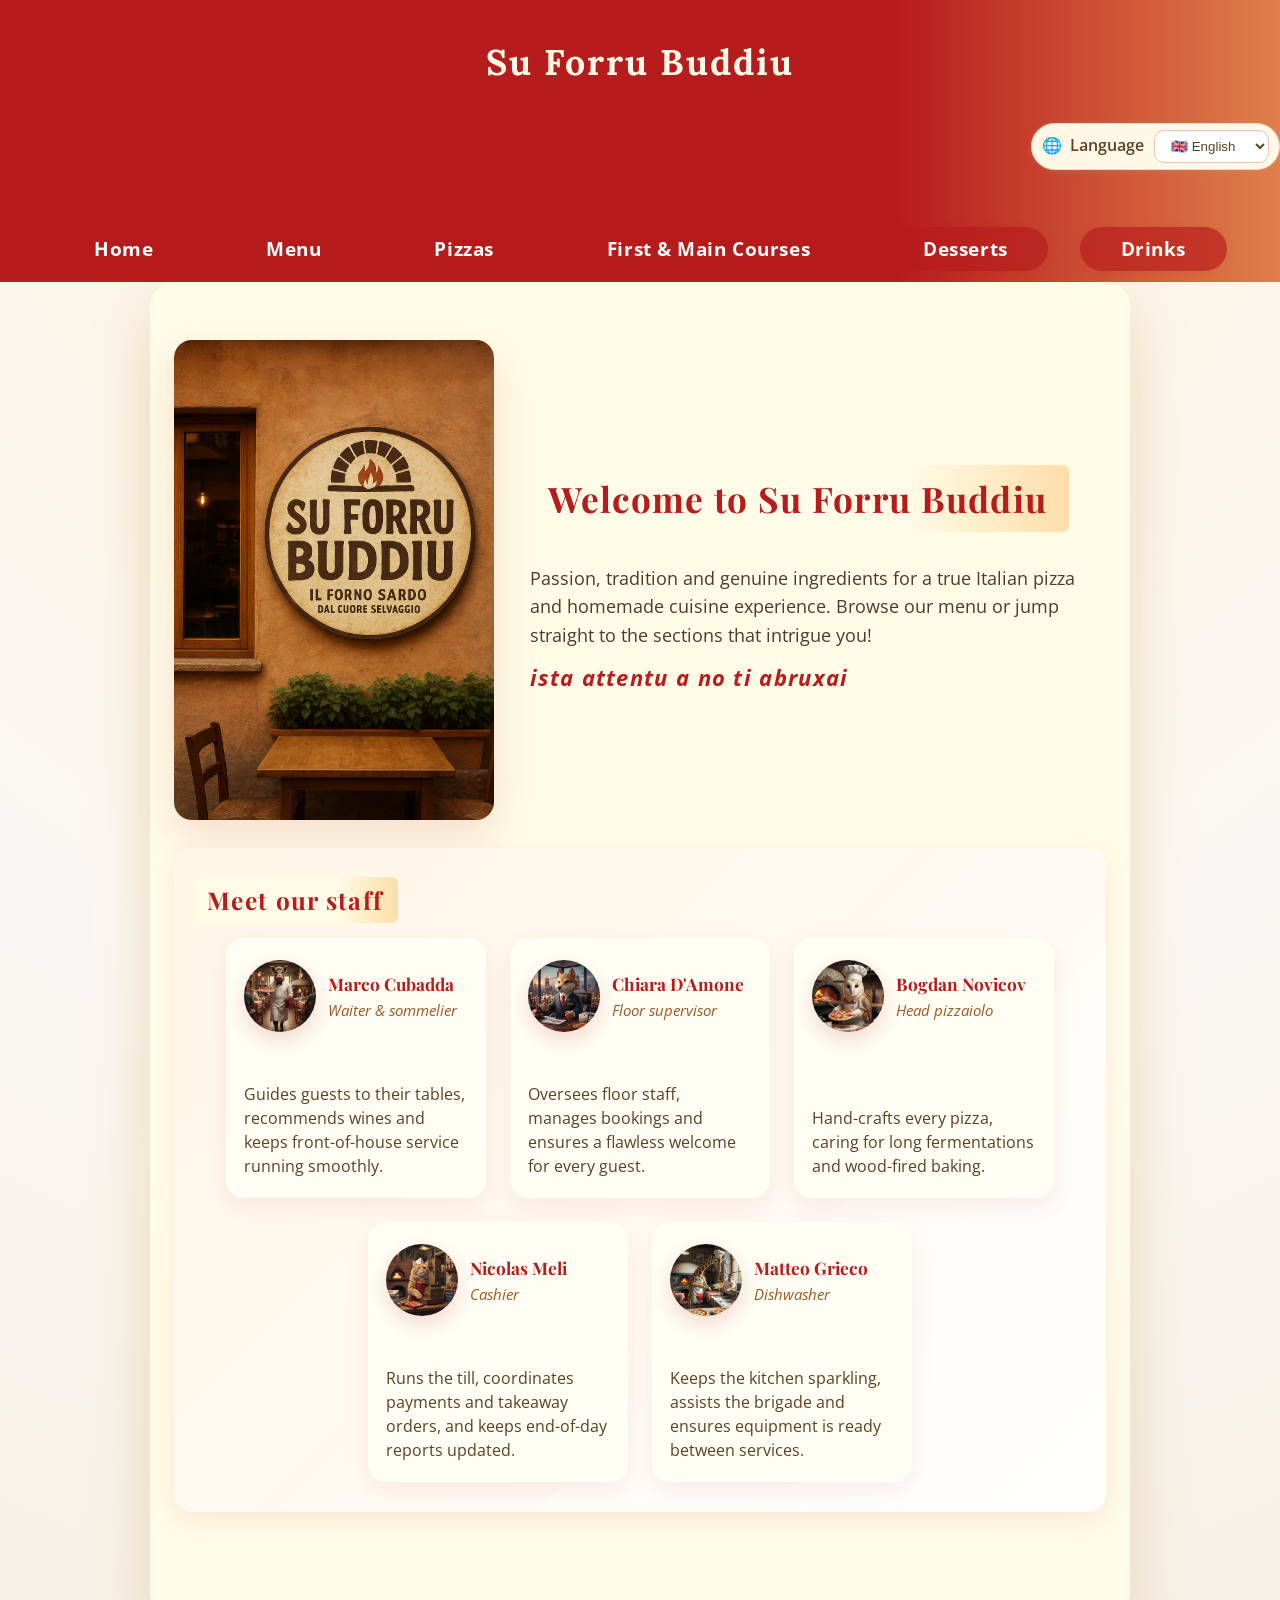
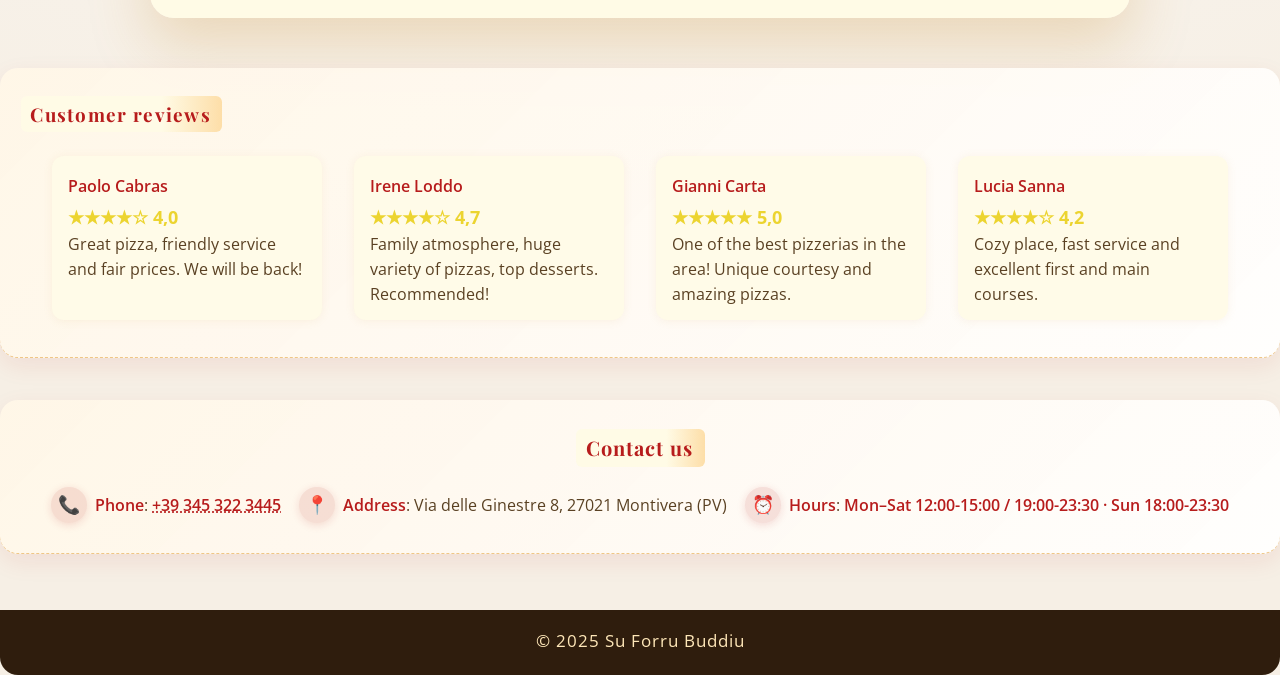
<file: index.html>
<!DOCTYPE html>
<html lang="it">
<head>
    <meta charset="UTF-8">
    <meta name="viewport" content="width=device-width, initial-scale=1.0">
    <title>Su Forru Buddiu</title>
    <link rel="stylesheet" href="stile.css">
    <style>
      .logo-fake {
        display:inline-block; margin:10px auto 30px auto; background:#fffbe6;
        color:#b71c1c; font-size:2.5em; padding: 14px 44px; border-radius:45px;
        font-weight:bold; font-family: 'Segoe UI', Arial, sans-serif; box-shadow:0 2px 16px #ffedd7bb;
      }
      .welcome {
        text-align:center; margin-top:2.5em; margin-bottom:2em;
      }
      .btn-menu-home {
        display:inline-block; text-decoration:none; font-size:1.15em;
        background:#b71c1c; color:#fff; padding:0.7em 2em; border-radius:22px;
        margin:14px 10px; font-weight:600; transition:background 0.18s, color 0.18s, box-shadow 0.18s;
        box-shadow:0 1px 8px #ffedd78a;
      }
      .btn-menu-home:hover { background:#fff3e0; color:#b71c1c; box-shadow:0 2px 12px #d1b7a180; }
    </style>
</head>
<body>
    <header>
        <h1>Su Forru Buddiu</h1>
        <div style="text-align:right; margin:6px 0 10px 0;">
          <div style="display:inline-flex; align-items:center; gap:8px; padding:6px 10px; border-radius:999px; background:#fff8e6; border:1px solid #efd8c3; box-shadow:0 1px 6px #d1b7a130;">
            <span style="font-weight:700; color:#5a4123;">🌐</span>
            <label for="lang-select" style="margin-right:2px; font-weight:600; color:#5a4123;" data-i18n-label="lang.label">Lingua</label>
            <select id="lang-select" style="padding:7px 12px; border-radius:10px; border:1px solid #e1c8b3; color:#5a4123; background:#ffffff; box-shadow: inset 0 1px 2px #00000010; cursor:pointer;">
              <option value="it">🇮🇹 Italiano</option>
              <option value="en">🇬🇧 English</option>
              <option value="es">🇪🇸 Español</option>
            </select>
          </div>
        </div>
        <div style="text-align:center; margin-top:3px; margin-bottom:22px;">
          <span style="font-style:italic; color:#b71c1c; font-size:1.26em; letter-spacing:1.1px;">ista attentu a no ti abruxai</span>
        </div>
        <nav>
            <ul>
                <li><a href="index.html" data-i18n="nav.home">Home</a></li>
                <li><a href="menu.html" data-i18n="nav.menu">Menu</a></li>
                <li><a href="pizze.html" data-i18n="nav.pizze">Pizze</a></li>
                <li><a href="primi_e_secondi.html" data-i18n="nav.primi">Primi e Secondi</a></li>
                <li><a href="dolci.html" data-i18n="nav.dolci">Dolci</a></li>
                <li><a href="bevande.html" data-i18n="nav.bevande">Bevande</a></li>
            </ul>
        </nav>
    </header>
    <main>
      <div class="welcome-hero" data-animate>
        <img src="img/suforrubuddiu.jpeg" alt="Foto Su Forru Buddiu panoramica esterno o sala" class="welcome-hero__img">
        <div class="welcome-hero__text">
          <h2 data-i18n="welcome.title">Benvenuto da Su Forru Buddiu</h2>
          <p data-i18n="welcome.desc">Passione, tradizione e ingredienti genuini per offrirti la vera esperienza della pizza italiana e della cucina casalinga. Sfoglia il nostro menù oppure vai direttamente alle sezioni che ti incuriosiscono!</p>
          <span class="welcome-hero__motto">ista attentu a no ti abruxai</span>
        </div>
      </div>
      <section id="staff" data-animate>
        <h2 style="text-align:center;" data-i18n="staff.title">Il nostro staff</h2>
        <div class="staff-grid">
          <article class="staff-card" data-animate>
            <div class="staff-card__head">
              <img src="img/marco.jpeg" alt="Marco Cubadda" class="staff-card__img">
              <div>
                <div class="staff-card__name" data-i18n="staff.marco.name">Marco Cubadda</div>
                <div class="staff-card__role" data-i18n="staff.marco.role">Cameriere e sommelier</div>
              </div>
            </div>
            <p class="staff-card__bio" data-i18n="staff.marco.bio">Accompagna gli ospiti ai tavoli, consiglia i vini perfetti e coordina il servizio in sala con professionalità.</p>
          </article>
          <article class="staff-card" data-animate>
            <div class="staff-card__head">
              <img src="img/chiara.jpeg" alt="Chiara D'Amone" class="staff-card__img">
              <div>
                <div class="staff-card__name" data-i18n="staff.chiara.name">Chiara d'Amone</div>
                <div class="staff-card__role" data-i18n="staff.chiara.role">Capo sala</div>
              </div>
            </div>
            <p class="staff-card__bio" data-i18n="staff.chiara.bio">Supervisiona il personale di sala, gestisce le prenotazioni e garantisce un’accoglienza impeccabile.</p>
          </article>
          <article class="staff-card" data-animate>
            <div class="staff-card__head">
              <img src="img/bogdan.jpeg" alt="Bogdan Novicov" class="staff-card__img">
              <div>
                <div class="staff-card__name" data-i18n="staff.bogdan.name">Bogdan Novicov</div>
                <div class="staff-card__role" data-i18n="staff.bogdan.role">Maestro pizzaiolo</div>
              </div>
            </div>
            <p class="staff-card__bio" data-i18n="staff.bogdan.bio">Impasta e inforna ogni pizza con tecnica artigianale, curando lievitazioni e cotture nel forno a legna.</p>
          </article>
          <article class="staff-card" data-animate>
            <div class="staff-card__head">
              <img src="img/nicolas.jpeg" alt="Nicolas Meli" class="staff-card__img">
              <div>
                <div class="staff-card__name" data-i18n="staff.nicolas.name">Nicolas Meli</div>
                <div class="staff-card__role" data-i18n="staff.nicolas.role">Cassiere</div>
              </div>
            </div>
            <p class="staff-card__bio" data-i18n="staff.nicolas.bio">Gestisce la cassa, coordina pagamenti e asporto e mantiene aggiornata la reportistica di fine turno.</p>
          </article>
          <article class="staff-card" data-animate>
            <div class="staff-card__head">
              <img src="img/matteo.jpeg" alt="Matteo Grieco" class="staff-card__img">
              <div>
                <div class="staff-card__name" data-i18n="staff.matteo.name">Matteo Grieco</div>
                <div class="staff-card__role" data-i18n="staff.matteo.role">Lavapiatti</div>
              </div>
            </div>
            <p class="staff-card__bio" data-i18n="staff.matteo.bio">Mantiene cucine e utensili impeccabili, supporta la brigata e garantisce ordine tra un servizio e l’altro.</p>
          </article>
        </div>
      </section>
    </main>
    <section id="recensioni" style="margin-top:3.1em; margin-bottom:1.9em;" data-animate>
      <h2 style="text-align:center; color:#b71c1c; letter-spacing:1.3px; font-size:1.18em; margin-bottom: 17px;" data-i18n="reviews.title">Recensioni dei nostri clienti</h2>
      <div style="display:flex; gap:22px; flex-wrap:wrap; justify-content:center;">
        <div style="background:#fffbe8; border-radius:12px; box-shadow:0 1px 8px #ddb07023; padding:18px 16px 13px 16px; min-width:210px; max-width:270px; margin:7px 5px; flex:1 1 210px;">
          <div style="font-weight:600; color:#b71c1c; margin-bottom:3px;">Paolo Cabras</div>
          <div style="color:#ecd430; font-size:1.12em; font-weight:700;">★★★★☆ 4,0</div>
          <div style="font-size:0.98em; color:#5a4123;" data-i18n="reviews.r1">Pizza buonissima, servizio gentile e prezzi giusti. Da tornare!</div>
        </div>
        <div style="background:#fffbe8; border-radius:12px; box-shadow:0 1px 8px #ddb07023; padding:18px 16px 13px 16px; min-width:210px; max-width:270px; margin:7px 5px; flex:1 1 210px;">
          <div style="font-weight:600; color:#b71c1c; margin-bottom:3px;">Irene Loddo</div>
          <div style="color:#ecd430; font-size:1.12em; font-weight:700;">★★★★☆ 4,7</div>
          <div style="font-size:0.98em; color:#5a4123;" data-i18n="reviews.r2">Ambiente familiare, varietà enorme di pizze, dolci top. Consigliato!</div>
        </div>
        <div style="background:#fffbe8; border-radius:12px; box-shadow:0 1px 8px #ddb07023; padding:18px 16px 13px 16px; min-width:210px; max-width:270px; margin:7px 5px; flex:1 1 210px;">
          <div style="font-weight:600; color:#b71c1c; margin-bottom:3px;">Gianni Carta</div>
          <div style="color:#ecd430; font-size:1.12em; font-weight:700;">★★★★★ 5,0</div>
          <div style="font-size:0.98em; color:#5a4123;" data-i18n="reviews.r3">Una delle migliori pizzerie della zona! Cortesia unica e pizze favolose.</div>
        </div>
        <div style="background:#fffbe8; border-radius:12px; box-shadow:0 1px 8px #ddb07023; padding:18px 16px 13px 16px; min-width:210px; max-width:270px; margin:7px 5px; flex:1 1 210px;">
          <div style="font-weight:600; color:#b71c1c; margin-bottom:3px;">Lucia Sanna</div>
          <div style="color:#ecd430; font-size:1.12em; font-weight:700;">★★★★☆ 4,2</div>
          <div style="font-size:0.98em; color:#5a4123;" data-i18n="reviews.r4">Locale accogliente, servizio veloce e ottimi primi e secondi.</div>
        </div>
      </div>
    </section>
    <section id="contatti" style="margin-top:2.6em; margin-bottom:1.3em; text-align:center;" data-animate>
      <h2 style="font-size:1.25em; color:#b71c1c; letter-spacing:1px;" data-i18n="contacts.title">Contatti</h2>
      <div class="contact-info">
        <div class="contact-item">
          <span class="contact-icon">📞</span>
          <div><span data-i18n="contacts.phone">Telefono</span>: <a href="tel:+393453223445" style="color:#b71c1c; font-weight:600; text-decoration:underline dotted;">+39 345 322 3445</a></div>
        </div>
        <div class="contact-item">
          <span class="contact-icon">📍</span>
          <div><span data-i18n="contacts.address">Indirizzo</span>: Via delle Ginestre 8, 27021 Montivera (PV)</div>
        </div>
        <div class="contact-item">
          <span class="contact-icon">⏰</span>
          <div><span data-i18n="contacts.hours">Orari</span>: <span data-i18n="contacts.hours_value">Lunedì–Sabato 12:00-15:00 / 19:00-23:30 · Domenica 18:00-23:30</span></div>
        </div>
      </div>
    </section>
    <footer>
        <p>&copy; 2025 Su Forru Buddiu</p>
    </footer>
    <a class="cta-booking" href="tel:+393453223445" data-animate="false">Prenota un tavolo</a>
    <script>
      (function() {
        var translations = {
          it: {
            'lang.label': 'Lingua',
            'nav.home': 'Home',
            'nav.menu': 'Menu',
            'nav.pizze': 'Pizze',
            'nav.primi': 'Primi e Secondi',
            'nav.dolci': 'Dolci',
            'nav.bevande': 'Bevande',
            'welcome.title': 'Benvenuto da Su Forru Buddiu',
            'welcome.desc': 'Passione, tradizione e ingredienti genuini per offrirti la vera esperienza della pizza italiana e della cucina casalinga. Sfoglia il nostro menù oppure vai direttamente alle sezioni che ti incuriosiscono!',
            'staff.title': 'Il nostro staff',
            'staff.marco.name': 'Marco Cubadda',
            'staff.marco.role': 'Cameriere e sommelier',
            'staff.marco.bio': 'Accompagna gli ospiti ai tavoli, consiglia i vini perfetti e coordina il servizio in sala con professionalità.',
            'staff.chiara.name': 'Chiara D\'Amone',
            'staff.chiara.role': 'Capo sala',
            'staff.chiara.bio': 'Supervisiona il personale di sala, gestisce le prenotazioni e garantisce un’accoglienza impeccabile.',
            'staff.bogdan.name': 'Bogdan Novicov',
            'staff.bogdan.role': 'Maestro pizzaiolo',
            'staff.bogdan.bio': 'Impasta e inforna ogni pizza con tecnica artigianale, curando lievitazioni e cotture nel forno a legna.',
            'staff.nicolas.name': 'Nicolas Meli',
            'staff.nicolas.role': 'Cassiere',
            'staff.nicolas.bio': 'Gestisce la cassa, coordina pagamenti e asporto e mantiene aggiornata la reportistica di fine turno.',
            'staff.matteo.name': 'Matteo Grieco',
            'staff.matteo.role': 'Lavapiatti',
            'staff.matteo.bio': 'Mantiene cucine e utensili impeccabili, supporta la brigata e garantisce ordine tra un servizio e l’altro.',
            'reviews.title': 'Recensioni dei nostri clienti',
            'reviews.r1': 'Pizza buonissima, servizio gentile e prezzi giusti. Da tornare!',
            'reviews.r2': 'Ambiente familiare, varietà enorme di pizze, dolci top. Consigliato!'
            ,
            'reviews.r3': 'Una delle migliori pizzerie della zona! Cortesia unica e pizze favolose.',
            'reviews.r4': 'Locale accogliente, servizio veloce e ottimi primi e secondi.',
            'contacts.title': 'Contatti',
            'contacts.phone': 'Telefono',
            'contacts.address': 'Indirizzo',
            'contacts.hours': 'Orari',
            'contacts.hours_value': 'Lunedì–Sabato 12:00-15:00 / 19:00-23:30 · Domenica 18:00-23:30'
          },
          en: {
            'lang.label': 'Language',
            'nav.home': 'Home',
            'nav.menu': 'Menu',
            'nav.pizze': 'Pizzas',
            'nav.primi': 'First & Main Courses',
            'nav.dolci': 'Desserts',
            'nav.bevande': 'Drinks',
            'welcome.title': 'Welcome to Su Forru Buddiu',
            'welcome.desc': 'Passion, tradition and genuine ingredients for a true Italian pizza and homemade cuisine experience. Browse our menu or jump straight to the sections that intrigue you!',
            'staff.title': 'Meet our staff',
            'staff.marco.name': 'Marco Cubadda',
            'staff.marco.role': 'Waiter & sommelier',
            'staff.marco.bio': 'Guides guests to their tables, recommends wines and keeps front-of-house service running smoothly.',
            'staff.chiara.name': 'Chiara D\'Amone',
            'staff.chiara.role': 'Floor supervisor',
            'staff.chiara.bio': 'Oversees floor staff, manages bookings and ensures a flawless welcome for every guest.',
            'staff.bogdan.name': 'Bogdan Novicov',
            'staff.bogdan.role': 'Head pizzaiolo',
            'staff.bogdan.bio': 'Hand-crafts every pizza, caring for long fermentations and wood-fired baking.',
            'staff.nicolas.name': 'Nicolas Meli',
            'staff.nicolas.role': 'Cashier',
            'staff.nicolas.bio': 'Runs the till, coordinates payments and takeaway orders, and keeps end-of-day reports updated.',
            'staff.matteo.name': 'Matteo Grieco',
            'staff.matteo.role': 'Dishwasher',
            'staff.matteo.bio': 'Keeps the kitchen sparkling, assists the brigade and ensures equipment is ready between services.',
            'reviews.title': 'Customer reviews',
            'reviews.r1': 'Great pizza, friendly service and fair prices. We will be back!',
            'reviews.r2': 'Family atmosphere, huge variety of pizzas, top desserts. Recommended!',
            'reviews.r3': 'One of the best pizzerias in the area! Unique courtesy and amazing pizzas.',
            'reviews.r4': 'Cozy place, fast service and excellent first and main courses.',
            'contacts.title': 'Contact us',
            'contacts.phone': 'Phone',
            'contacts.address': 'Address',
            'contacts.hours': 'Hours',
            'contacts.hours_value': 'Mon–Sat 12:00-15:00 / 19:00-23:30 · Sun 18:00-23:30'
          },
          es: {
            'lang.label': 'Idioma',
            'nav.home': 'Inicio',
            'nav.menu': 'Menú',
            'nav.pizze': 'Pizzas',
            'nav.primi': 'Primeros y Segundos',
            'nav.dolci': 'Postres',
            'nav.bevande': 'Bebidas',
            'welcome.title': 'Bienvenido a Su Forru Buddiu',
            'welcome.desc': 'Pasión, tradición e ingredientes auténticos para ofrecerte la verdadera experiencia de pizza italiana y cocina casera. ¡Explora nuestro menú o ve directamente a las secciones que más te interesen!',
            'staff.title': 'Nuestro equipo',
            'staff.marco.name': 'Marco Cubadda',
            'staff.marco.role': 'Camarero y sommelier',
            'staff.marco.bio': 'Acompaña a los comensales, recomienda vinos y coordina el servicio en sala con profesionalidad.',
            'staff.chiara.name': 'Chiara D\'Amone',
            'staff.chiara.role': 'Jefa de sala',
            'staff.chiara.bio': 'Supervisa al personal de sala, gestiona reservas y garantiza una acogida impecable.',
            'staff.bogdan.name': 'Bogdan Novicov',
            'staff.bogdan.role': 'Maestro pizzero',
            'staff.bogdan.bio': 'Amasa e introduce cada pizza en el horno, cuidando fermentaciones y cocciones a la leña.',
            'staff.nicolas.name': 'Nicolas Meli',
            'staff.nicolas.role': 'Cajero',
            'staff.nicolas.bio': 'Gestiona la caja, coordina pagos y pedidos para llevar y prepara los reportes de cierre.',
            'staff.matteo.name': 'Matteo Grieco',
            'staff.matteo.role': 'Lavaplatos',
            'staff.matteo.bio': 'Mantiene la cocina impecable, apoya al equipo y asegura el orden entre cada servicio.',
            'reviews.title': 'Reseñas de nuestros clientes',
            'reviews.r1': 'Pizza buenísima, servicio amable y precios justos. ¡Volveremos!',
            'reviews.r2': 'Ambiente familiar, gran variedad de pizzas y postres top. ¡Recomendado!',
            'reviews.r3': '¡Una de las mejores pizzerías de la zona! Trato único y pizzas fabulosas.',
            'reviews.r4': 'Local acogedor, servicio rápido y excelentes primeros y segundos.',
            'contacts.title': 'Contacto',
            'contacts.phone': 'Teléfono',
            'contacts.address': 'Dirección',
            'contacts.hours': 'Horario',
            'contacts.hours_value': 'Lun–Sáb 12:00-15:00 / 19:00-23:30 · Dom 18:00-23:30'
          }
        };

        function applyTranslations(lang) {
          var dict = translations[lang] || translations.it;
          var nodes = document.querySelectorAll('[data-i18n]');
          nodes.forEach(function(node) {
            var key = node.getAttribute('data-i18n');
            if (dict[key]) node.textContent = dict[key];
          });
          var labelNodes = document.querySelectorAll('[data-i18n-label]');
          labelNodes.forEach(function(node) {
            var key = node.getAttribute('data-i18n-label');
            if (dict[key]) node.textContent = dict[key];
          });
        }

        var select = document.getElementById('lang-select');
        var saved = localStorage.getItem('sfblang') || (navigator.language || 'it').slice(0, 2);
        if (!translations[saved]) saved = 'it';
        select.value = saved;
        applyTranslations(saved);
        select.addEventListener('change', function() {
          var lang = select.value;
          localStorage.setItem('sfblang', lang);
          applyTranslations(lang);
        });

        var animatedNodes = document.querySelectorAll('[data-animate]');
        var observer = new IntersectionObserver(function(entries) {
          entries.forEach(function(entry) {
            if (entry.isIntersecting) {
              entry.target.classList.add('is-visible');
              observer.unobserve(entry.target);
            }
          });
        }, { threshold: 0.2, rootMargin: '0px 0px -40px 0px' });

        animatedNodes.forEach(function(node) {
          if (node.getAttribute('data-animate') === 'false') return;
          observer.observe(node);
        });
      })();
    </script>
</body>
</html>

</body>
</html>
</file>
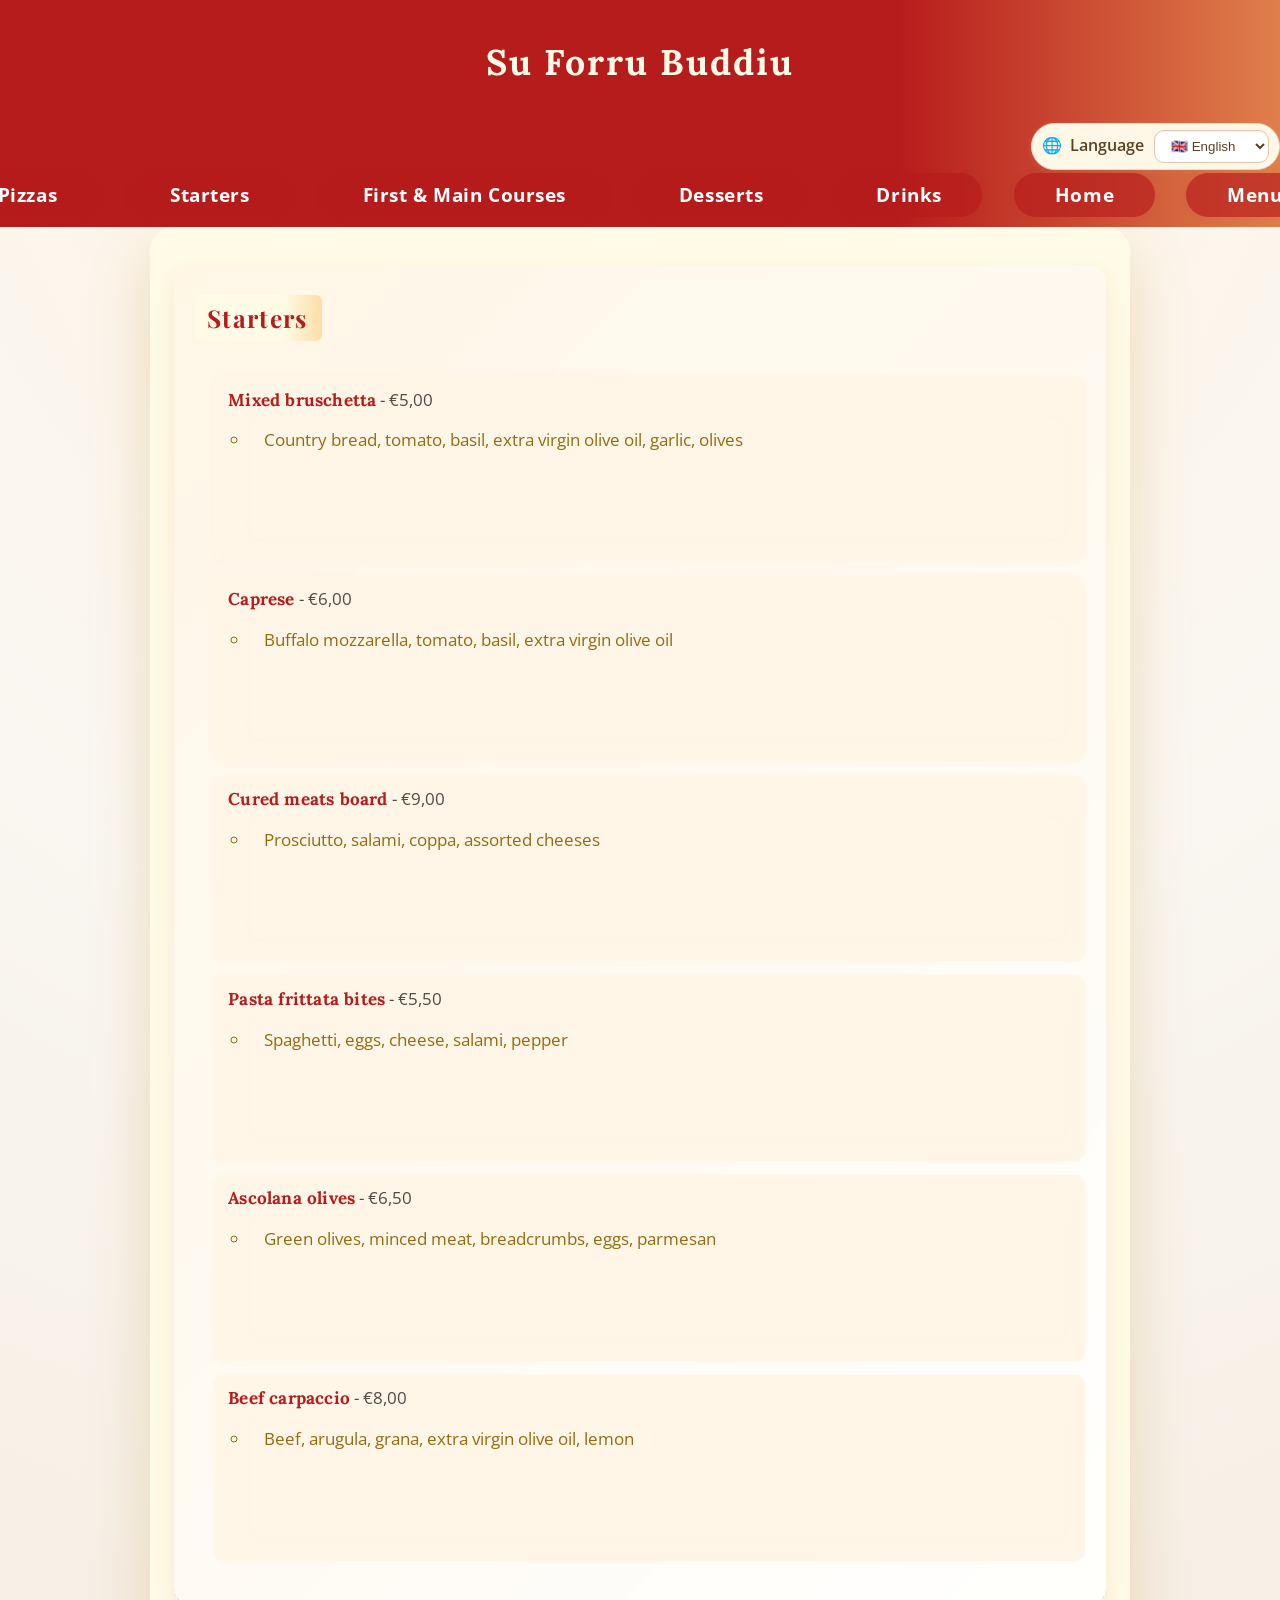
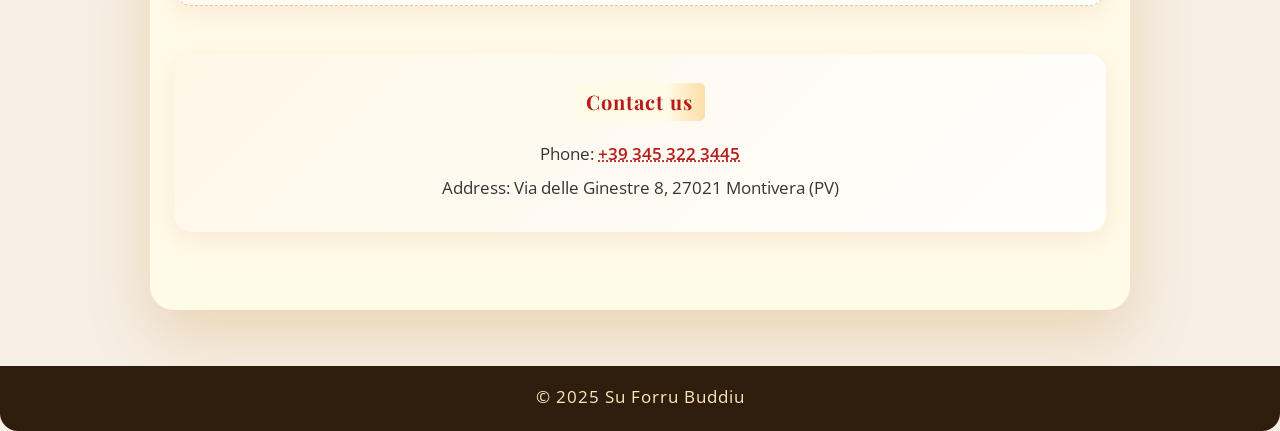
<file: antipasti.html>
<!DOCTYPE html>
<html lang="it">
<head>
  <meta charset="UTF-8">
  <meta name="viewport" content="width=device-width, initial-scale=1.0">
  <title>Antipasti | Su Forru Buddiu</title>
  <link rel="stylesheet" href="stile.css">
</head>
<body>
  <header>
    <h1>Su Forru Buddiu</h1>
    <div style="text-align:right; margin:6px 0 10px 0;">
      <div style="display:inline-flex; align-items:center; gap:8px; padding:6px 10px; border-radius:999px; background:#fff8e6; border:1px solid #efd8c3; box-shadow:0 1px 6px #d1b7a130;">
        <span style="font-weight:700; color:#5a4123;">🌐</span>
        <label for="lang-select" style="margin-right:2px; font-weight:600; color:#5a4123;" data-i18n-label="lang.label">Lingua</label>
        <select id="lang-select" style="padding:7px 12px; border-radius:10px; border:1px solid #e1c8b3; color:#5a4123; background:#ffffff; box-shadow: inset 0 1px 2px #00000010; cursor:pointer;">
          <option value="it">🇮🇹 Italiano</option>
          <option value="en">🇬🇧 English</option>
          <option value="es">🇪🇸 Español</option>
        </select>
      </div>
    </div>
    <nav>
      <ul>
        <li><a href="pizze.html" data-i18n="nav.pizze">Pizze</a></li>
        <li><a href="antipasti.html" data-i18n="sections.antipasti">Antipasti</a></li>
        <li><a href="primi_e_secondi.html" data-i18n="nav.primi">Primi e Secondi</a></li>
        <li><a href="dolci.html" data-i18n="nav.dolci">Dolci</a></li>
        <li><a href="bevande.html" data-i18n="nav.bevande">Bevande</a></li>
        <li><a href="index.html" data-i18n="nav.home">Home</a></li>
        <li><a href="menu.html" data-i18n="nav.menu">Menu</a></li>
      </ul>
    </nav>
  </header>
  <main>
    <section id="antipasti">
      <h2 data-i18n="sections.antipasti">Antipasti</h2>
      <ul class="menu-list">
        <li><strong data-i18n="item.bruschette.title">Bruschette miste</strong> - €5,00
          <ul><li data-i18n="item.bruschette.desc">Pane casereccio, pomodoro, basilico, olio evo, aglio, olive</li></ul>
        </li>
        <li><strong data-i18n="item.caprese.title">Caprese</strong> - €6,00
          <ul><li data-i18n="item.caprese.desc">Mozzarella di bufala, pomodoro, basilico, olio evo</li></ul>
        </li>
        <li><strong data-i18n="item.tagliere_salumi.title">Tagliere di salumi</strong> - €9,00
          <ul><li data-i18n="item.tagliere_salumi.desc">Prosciutto crudo, salame, coppa, formaggi misti</li></ul>
        </li>
        <li><strong data-i18n="item.frittatine_pasta.title">Frittatine di pasta</strong> - €5,50
          <ul><li data-i18n="item.frittatine_pasta.desc">Spaghetti, uova, formaggio, salame, pepe</li></ul>
        </li>
        <li><strong data-i18n="item.olive_ascolane.title">Olive ascolane</strong> - €6,50
          <ul><li data-i18n="item.olive_ascolane.desc">Olive verdi, carne macinata, pangrattato, uova, parmigiano</li></ul>
        </li>
        <li><strong data-i18n="item.carpaccio_manzo.title">Carpaccio di manzo</strong> - €8,00
          <ul><li data-i18n="item.carpaccio_manzo.desc">Manzo, rucola, grana, olio evo, limone</li></ul>
        </li>
      </ul>
    </section>
    <section id="contatti" style="margin-top:2.6em; margin-bottom:1.3em; text-align:center;">
      <h2 style="font-size:1.25em; color:#b71c1c; letter-spacing:1px;" data-i18n="contacts.title">Contatti</h2>
      <p style="font-size:1.07em; margin:0.4em 0;"><span data-i18n="contacts.phone">Telefono</span>: <a href="tel:+393453223445" style="color:#b71c1c; font-weight:600; text-decoration:underline dotted;">+39 345 322 3445</a></p>
      <p style="font-size:1.07em;"><span data-i18n="contacts.address">Indirizzo</span>: Via delle Ginestre 8, 27021 Montivera (PV)</p>
    </section>
  </main>
  <footer>
    <p>&copy; 2025 Su Forru Buddiu</p>
  </footer>
  <script>
    (function() {
      var translations = {
        it: {
          'lang.label': 'Lingua',
          'nav.home': 'Home',
          'nav.menu': 'Menu',
          'nav.pizze': 'Pizze',
          'nav.primi': 'Primi e Secondi',
          'nav.dolci': 'Dolci',
          'nav.bevande': 'Bevande',
          'sections.antipasti': 'Antipasti',
          'contacts.title': 'Contatti',
          'contacts.phone': 'Telefono',
          'contacts.address': 'Indirizzo',
          'item.bruschette.title': 'Bruschette miste',
          'item.bruschette.desc': 'Pane casereccio, pomodoro, basilico, olio evo, aglio, olive',
          'item.caprese.title': 'Caprese',
          'item.caprese.desc': 'Mozzarella di bufala, pomodoro, basilico, olio evo',
          'item.tagliere_salumi.title': 'Tagliere di salumi',
          'item.tagliere_salumi.desc': 'Prosciutto crudo, salame, coppa, formaggi misti',
          'item.frittatine_pasta.title': 'Frittatine di pasta',
          'item.frittatine_pasta.desc': 'Spaghetti, uova, formaggio, salame, pepe',
          'item.olive_ascolane.title': 'Olive ascolane',
          'item.olive_ascolane.desc': 'Olive verdi, carne macinata, pangrattato, uova, parmigiano',
          'item.carpaccio_manzo.title': 'Carpaccio di manzo',
          'item.carpaccio_manzo.desc': 'Manzo, rucola, grana, olio evo, limone'
        },
        en: {
          'lang.label': 'Language',
          'nav.home': 'Home',
          'nav.menu': 'Menu',
          'nav.pizze': 'Pizzas',
          'nav.primi': 'First & Main Courses',
          'nav.dolci': 'Desserts',
          'nav.bevande': 'Drinks',
          'sections.antipasti': 'Starters',
          'contacts.title': 'Contact us',
          'contacts.phone': 'Phone',
          'contacts.address': 'Address',
          'item.bruschette.title': 'Mixed bruschetta',
          'item.bruschette.desc': 'Country bread, tomato, basil, extra virgin olive oil, garlic, olives',
          'item.caprese.title': 'Caprese',
          'item.caprese.desc': 'Buffalo mozzarella, tomato, basil, extra virgin olive oil',
          'item.tagliere_salumi.title': 'Cured meats board',
          'item.tagliere_salumi.desc': 'Prosciutto, salami, coppa, assorted cheeses',
          'item.frittatine_pasta.title': 'Pasta frittata bites',
          'item.frittatine_pasta.desc': 'Spaghetti, eggs, cheese, salami, pepper',
          'item.olive_ascolane.title': 'Ascolana olives',
          'item.olive_ascolane.desc': 'Green olives, minced meat, breadcrumbs, eggs, parmesan',
          'item.carpaccio_manzo.title': 'Beef carpaccio',
          'item.carpaccio_manzo.desc': 'Beef, arugula, grana, extra virgin olive oil, lemon'
        },
        es: {
          'lang.label': 'Idioma',
          'nav.home': 'Inicio',
          'nav.menu': 'Menú',
          'nav.pizze': 'Pizzas',
          'nav.primi': 'Primeros y Segundos',
          'nav.dolci': 'Postres',
          'nav.bevande': 'Bebidas',
          'sections.antipasti': 'Entrantes',
          'contacts.title': 'Contacto',
          'contacts.phone': 'Teléfono',
          'contacts.address': 'Dirección',
          'item.bruschette.title': 'Bruschetta mixta',
          'item.bruschette.desc': 'Pan casero, tomate, albahaca, aceite de oliva virgen extra, ajo, aceitunas',
          'item.caprese.title': 'Caprese',
          'item.caprese.desc': 'Mozzarella de búfala, tomate, albahaca, aceite de oliva virgen extra',
          'item.tagliere_salumi.title': 'Tabla de embutidos',
          'item.tagliere_salumi.desc': 'Jamón curado, salami, coppa, quesos variados',
          'item.frittatine_pasta.title': 'Tortillitas de pasta',
          'item.frittatine_pasta.desc': 'Espaguetis, huevos, queso, salami, pimienta',
          'item.olive_ascolane.title': 'Aceitunas a la ascolana',
          'item.olive_ascolane.desc': 'Aceitunas verdes, carne picada, pan rallado, huevos, parmesano',
          'item.carpaccio_manzo.title': 'Carpaccio de ternera',
          'item.carpaccio_manzo.desc': 'Ternera, rúcula, grana, aceite de oliva virgen extra, limón'
        }
      };

      function applyTranslations(lang) {
        var dict = translations[lang] || translations.it;
        var nodes = document.querySelectorAll('[data-i18n]');
        nodes.forEach(function(node) {
          var key = node.getAttribute('data-i18n');
          if (dict[key]) node.textContent = dict[key];
        });
        var labelNodes = document.querySelectorAll('[data-i18n-label]');
        labelNodes.forEach(function(node) {
          var key = node.getAttribute('data-i18n-label');
          if (dict[key]) node.textContent = dict[key];
        });
      }

      var select = document.getElementById('lang-select');
      var saved = localStorage.getItem('sfblang') || (navigator.language || 'it').slice(0, 2);
      if (!translations[saved]) saved = 'it';
      select.value = saved;
      applyTranslations(saved);
      select.addEventListener('change', function() {
        var lang = select.value;
        localStorage.setItem('sfblang', lang);
        applyTranslations(lang);
      });
    })();
  </script>
</body>
</html>
</file>
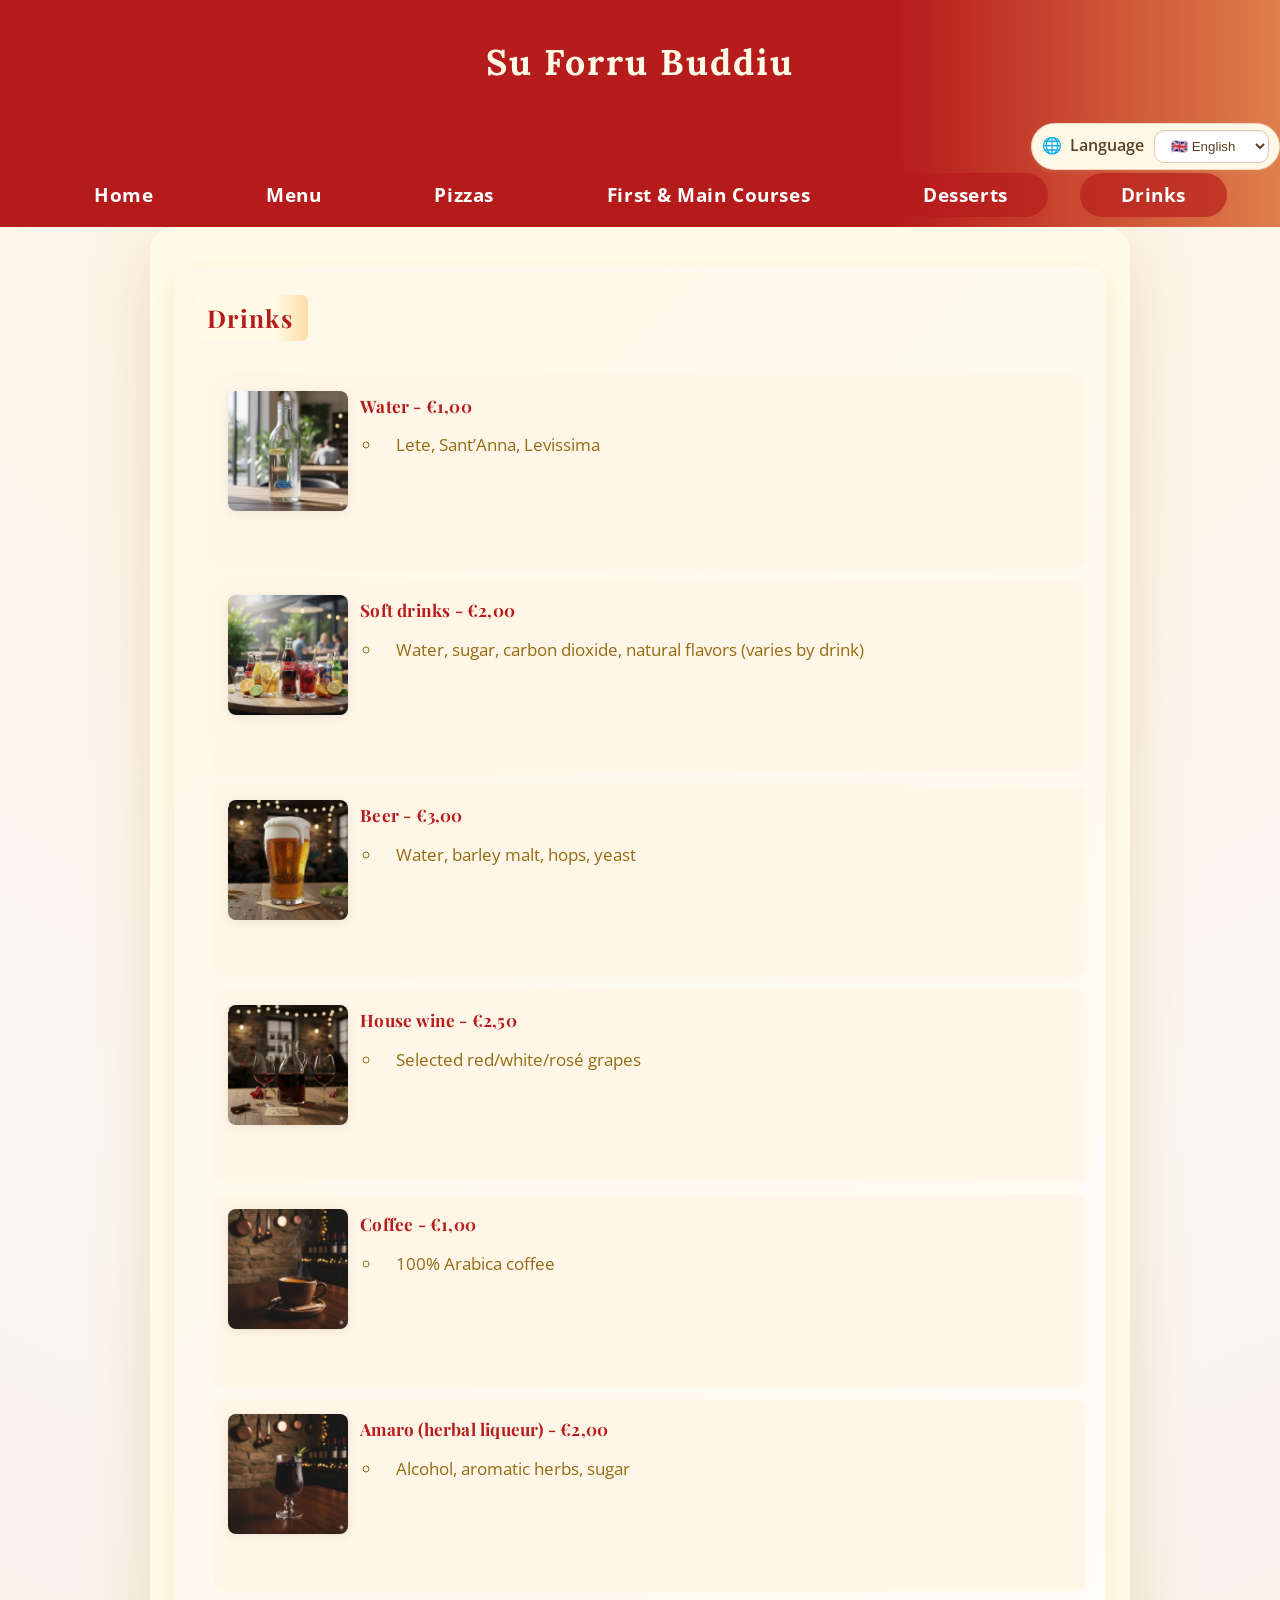
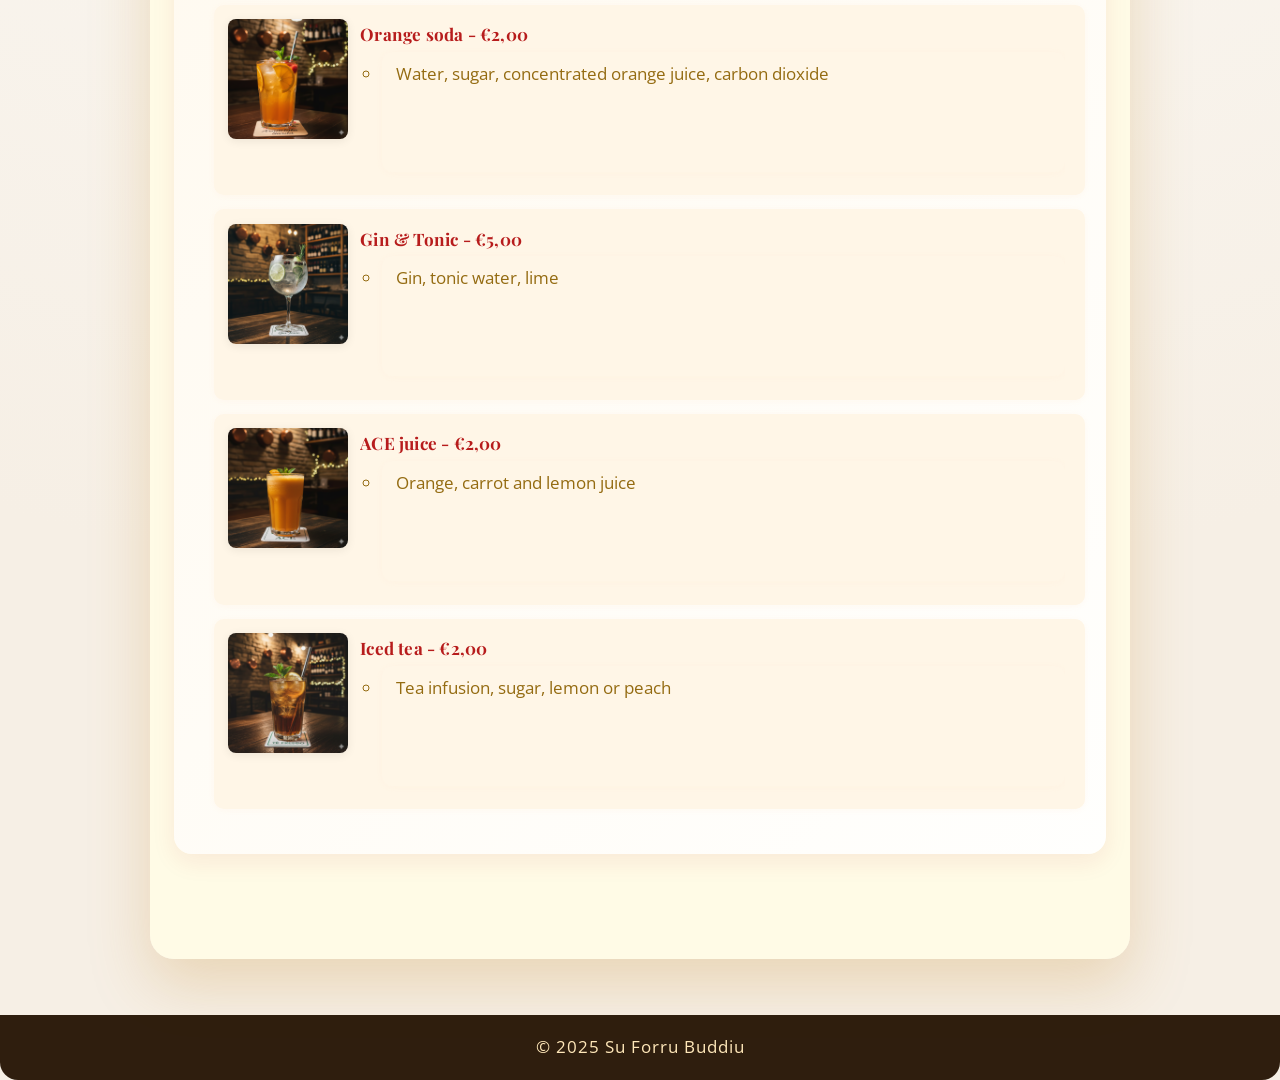
<file: bevande.html>
<!DOCTYPE html>
<html lang="it">
<head>
    <meta charset="UTF-8">
    <meta name="viewport" content="width=device-width, initial-scale=1.0">
    <title>Bevande | Su Forru Buddiu</title>
    <link rel="stylesheet" href="stile.css">
</head>
<body>
    <header>
        <h1>Su Forru Buddiu</h1>
        <div style="text-align:right; margin:6px 0 10px 0;">
          <div style="display:inline-flex; align-items:center; gap:8px; padding:6px 10px; border-radius:999px; background:#fff8e6; border:1px solid #efd8c3; box-shadow:0 1px 6px #d1b7a130;">
            <span style="font-weight:700; color:#5a4123;">🌐</span>
            <label for="lang-select" style="margin-right:2px; font-weight:600; color:#5a4123;" data-i18n-label="lang.label">Lingua</label>
            <select id="lang-select" style="padding:7px 12px; border-radius:10px; border:1px solid #e1c8b3; color:#5a4123; background:#ffffff; box-shadow: inset 0 1px 2px #00000010; cursor:pointer;">
              <option value="it">🇮🇹 Italiano</option>
              <option value="en">🇬🇧 English</option>
              <option value="es">🇪🇸 Español</option>
            </select>
          </div>
        </div>
        <nav>
            <ul>
                <li><a href="index.html" data-i18n="nav.home">Home</a></li>
                <li><a href="menu.html" data-i18n="nav.menu">Menu</a></li>
                <li><a href="pizze.html" data-i18n="nav.pizze">Pizze</a></li>
                <li><a href="primi_e_secondi.html" data-i18n="nav.primi">Primi e Secondi</a></li>
                <li><a href="dolci.html" data-i18n="nav.dolci">Dolci</a></li>
                <li><a href="bevande.html" data-i18n="nav.bevande">Bevande</a></li>
            </ul>
        </nav>
    </header>
    <main>
        <section id="bevande">
            <h2 data-i18n="sections.bevande">Bevande</h2>
            <ul class="menu-list">
                <li>
                    <img src="img/acqua.png" alt="Acqua" style="width:120px; float:left; margin:6px 12px 6px 0; border-radius:8px; box-shadow:0 2px 10px #00000014;">
                    <div class="menu-item">
                        <div class="title"><strong data-i18n="item.acqua.title">Acqua</strong> - €1,00</div>
                        <ul>
                            <li data-i18n="item.acqua.desc">Fonte Lete, Sant’Anna, Levissima</li>
                        </ul>
                    </div>
                </li>
                <li>
                    <img src="img/bibite.png" alt="Bibite" style="width:120px; float:left; margin:6px 12px 6px 0; border-radius:8px; box-shadow:0 2px 10px #00000014;">
                    <div class="menu-item">
                        <div class="title"><strong data-i18n="item.bibite.title">Bibite</strong> - €2,00</div>
                        <ul>
                            <li data-i18n="item.bibite.desc">Acqua, zucchero, anidride carbonica, aromi naturali (a seconda della bibita)</li>
                        </ul>
                    </div>
                </li>
                <li>
                    <img src="img/birra.png" alt="Birra" style="width:120px; float:left; margin:6px 12px 6px 0; border-radius:8px; box-shadow:0 2px 10px #00000014;">
                    <div class="menu-item">
                        <div class="title"><strong data-i18n="item.birra.title">Birra</strong> - €3,00</div>
                        <ul>
                            <li data-i18n="item.birra.desc">Acqua, malto d'orzo, luppolo, lievito</li>
                        </ul>
                    </div>
                </li>
                <li>
                    <img src="img/vino_della_casa.png" alt="Vino della casa" style="width:120px; float:left; margin:6px 12px 6px 0; border-radius:8px; box-shadow:0 2px 10px #00000014;">
                    <div class="menu-item">
                        <div class="title"><strong data-i18n="item.vino_casa.title">Vino della casa</strong> - €2,50</div>
                        <ul>
                            <li data-i18n="item.vino_casa.desc">Uve selezionate rosse/bianche/rosate</li>
                        </ul>
                    </div>
                </li>
                <li>
                    <img src="img/caffe.png" alt="Caffè" style="width:120px; float:left; margin:6px 12px 6px 0; border-radius:8px; box-shadow:0 2px 10px #00000014;">
                    <div class="menu-item">
                        <div class="title"><strong data-i18n="item.caffe.title">Caffè</strong> - €1,00</div>
                        <ul>
                            <li data-i18n="item.caffe.desc">Caffè 100% Arabica</li>
                        </ul>
                    </div>
                </li>
                <li>
                    <img src="img/amaro.png" alt="Amaro" style="width:120px; float:left; margin:6px 12px 6px 0; border-radius:8px; box-shadow:0 2px 10px #00000014;">
                    <div class="menu-item">
                        <div class="title"><strong data-i18n="item.amaro.title">Amaro</strong> - €2,00</div>
                        <ul>
                            <li data-i18n="item.amaro.desc">Alcool, erbe aromatiche, zucchero</li>
                        </ul>
                    </div>
                </li>
                <li>
                    <img src="img/aranciata.png" alt="Aranciata" style="width:120px; float:left; margin:6px 12px 6px 0; border-radius:8px; box-shadow:0 2px 10px #00000014;">
                    <div class="menu-item">
                        <div class="title"><strong data-i18n="item.aranciata.title">Aranciata</strong> - €2,00</div>
                        <ul>
                            <li data-i18n="item.aranciata.desc">Acqua, zucchero, succo d’arancia concentrato, anidride carbonica</li>
                        </ul>
                    </div>
                </li>
                <li>
                    <img src="img/gin_tonic.png" alt="Gin Tonic" style="width:120px; float:left; margin:6px 12px 6px 0; border-radius:8px; box-shadow:0 2px 10px #00000014;">
                    <div class="menu-item">
                        <div class="title"><strong data-i18n="item.gin_tonic.title">Gin Tonic</strong> - €5,00</div>
                        <ul>
                            <li data-i18n="item.gin_tonic.desc">Gin, acqua tonica, lime</li>
                        </ul>
                    </div>
                </li>
                <li>
                    <img src="img/succo_ace.png" alt="Succo ACE" style="width:120px; float:left; margin:6px 12px 6px 0; border-radius:8px; box-shadow:0 2px 10px #00000014;">
                    <div class="menu-item">
                        <div class="title"><strong data-i18n="item.succo_ace.title">Succo ACE</strong> - €2,00</div>
                        <ul>
                            <li data-i18n="item.succo_ace.desc">Succo di arancia, carota e limone</li>
                        </ul>
                    </div>
                </li>
                <li>
                    <img src="img/te_freddo.png" alt="Tè freddo" style="width:120px; float:left; margin:6px 12px 6px 0; border-radius:8px; box-shadow:0 2px 10px #00000014;">
                    <div class="menu-item">
                        <div class="title"><strong data-i18n="item.te_freddo.title">Tè freddo</strong> - €2,00</div>
                        <ul>
                            <li data-i18n="item.te_freddo.desc">Infuso di tè, zucchero, limone o pesca</li>
                        </ul>
                    </div>
                </li>
            </ul>
        </section>
    </main>
    <footer>
        <p>&copy; 2025 Su Forru Buddiu</p>
    </footer>
    <script>
      (function() {
        var translations = {
          it: {
            'lang.label': 'Lingua',
            'nav.home': 'Home',
            'nav.menu': 'Menu',
            'nav.pizze': 'Pizze',
            'nav.primi': 'Primi e Secondi',
            'nav.dolci': 'Dolci',
            'nav.bevande': 'Bevande',
            'sections.bevande': 'Bevande',
            'item.acqua.title': 'Acqua',
            'item.acqua.desc': 'Fonte Lete, Sant’Anna, Levissima',
            'item.bibite.title': 'Bibite',
            'item.bibite.desc': 'Acqua, zucchero, anidride carbonica, aromi naturali (a seconda della bibita)',
            'item.birra.title': 'Birra',
            'item.birra.desc': "Acqua, malto d'orzo, luppolo, lievito",
            'item.vino_casa.title': 'Vino della casa',
            'item.vino_casa.desc': 'Uve selezionate rosse/bianche/rosate',
            'item.caffe.title': 'Caffè',
            'item.caffe.desc': 'Caffè 100% Arabica',
            'item.amaro.title': 'Amaro',
            'item.amaro.desc': 'Alcool, erbe aromatiche, zucchero',
            'item.aranciata.title': 'Aranciata',
            'item.aranciata.desc': 'Acqua, zucchero, succo d’arancia concentrato, anidride carbonica',
            'item.gin_tonic.title': 'Gin Tonic',
            'item.gin_tonic.desc': 'Gin, acqua tonica, lime',
            'item.succo_ace.title': 'Succo ACE',
            'item.succo_ace.desc': 'Succo di arancia, carota e limone',
            'item.te_freddo.title': 'Tè freddo',
            'item.te_freddo.desc': 'Infuso di tè, zucchero, limone o pesca'
          },
          en: {
            'lang.label': 'Language',
            'nav.home': 'Home',
            'nav.menu': 'Menu',
            'nav.pizze': 'Pizzas',
            'nav.primi': 'First & Main Courses',
            'nav.dolci': 'Desserts',
            'nav.bevande': 'Drinks',
            'sections.bevande': 'Drinks',
            'item.acqua.title': 'Water',
            'item.acqua.desc': 'Lete, Sant’Anna, Levissima',
            'item.bibite.title': 'Soft drinks',
            'item.bibite.desc': 'Water, sugar, carbon dioxide, natural flavors (varies by drink)',
            'item.birra.title': 'Beer',
            'item.birra.desc': 'Water, barley malt, hops, yeast',
            'item.vino_casa.title': 'House wine',
            'item.vino_casa.desc': 'Selected red/white/rosé grapes',
            'item.caffe.title': 'Coffee',
            'item.caffe.desc': '100% Arabica coffee',
            'item.amaro.title': 'Amaro (herbal liqueur)',
            'item.amaro.desc': 'Alcohol, aromatic herbs, sugar',
            'item.aranciata.title': 'Orange soda',
            'item.aranciata.desc': 'Water, sugar, concentrated orange juice, carbon dioxide',
            'item.gin_tonic.title': 'Gin & Tonic',
            'item.gin_tonic.desc': 'Gin, tonic water, lime',
            'item.succo_ace.title': 'ACE juice',
            'item.succo_ace.desc': 'Orange, carrot and lemon juice',
            'item.te_freddo.title': 'Iced tea',
            'item.te_freddo.desc': 'Tea infusion, sugar, lemon or peach'
          },
          es: {
            'lang.label': 'Idioma',
            'nav.home': 'Inicio',
            'nav.menu': 'Menú',
            'nav.pizze': 'Pizzas',
            'nav.primi': 'Primeros y Segundos',
            'nav.dolci': 'Postres',
            'nav.bevande': 'Bebidas',
            'sections.bevande': 'Bebidas',
            'item.acqua.title': 'Agua',
            'item.acqua.desc': 'Lete, Sant’Anna, Levissima',
            'item.bibite.title': 'Refrescos',
            'item.bibite.desc': 'Agua, azúcar, dióxido de carbono, aromas naturales (según bebida)',
            'item.birra.title': 'Cerveza',
            'item.birra.desc': 'Agua, malta de cebada, lúpulo, levadura',
            'item.vino_casa.title': 'Vino de la casa',
            'item.vino_casa.desc': 'Uvas seleccionadas tinto/blanco/rosado',
            'item.caffe.title': 'Café',
            'item.caffe.desc': 'Café 100% arábica',
            'item.amaro.title': 'Amaro (licor de hierbas)',
            'item.amaro.desc': 'Alcohol, hierbas aromáticas, azúcar',
            'item.aranciata.title': 'Refresco de naranja',
            'item.aranciata.desc': 'Agua, azúcar, zumo de naranja concentrado, dióxido de carbono',
            'item.gin_tonic.title': 'Gin tonic',
            'item.gin_tonic.desc': 'Ginebra, agua tónica, lima',
            'item.succo_ace.title': 'Zumo ACE',
            'item.succo_ace.desc': 'Zumo de naranja, zanahoria y limón',
            'item.te_freddo.title': 'Té frío',
            'item.te_freddo.desc': 'Infusión de té, azúcar, limón o melocotón'
          }
        };

        function applyTranslations(lang) {
          var dict = translations[lang] || translations.it;
          var nodes = document.querySelectorAll('[data-i18n]');
          nodes.forEach(function(node) {
            var key = node.getAttribute('data-i18n');
            if (dict[key]) node.textContent = dict[key];
          });
          var labelNodes = document.querySelectorAll('[data-i18n-label]');
          labelNodes.forEach(function(node) {
            var key = node.getAttribute('data-i18n-label');
            if (dict[key]) node.textContent = dict[key];
          });
        }

        var select = document.getElementById('lang-select');
        var saved = localStorage.getItem('sfblang') || (navigator.language || 'it').slice(0, 2);
        if (!translations[saved]) saved = 'it';
        select.value = saved;
        applyTranslations(saved);
        select.addEventListener('change', function() {
          var lang = select.value;
          localStorage.setItem('sfblang', lang);
          applyTranslations(lang);
        });
      })();
    </script>
</body>
</html>
</file>
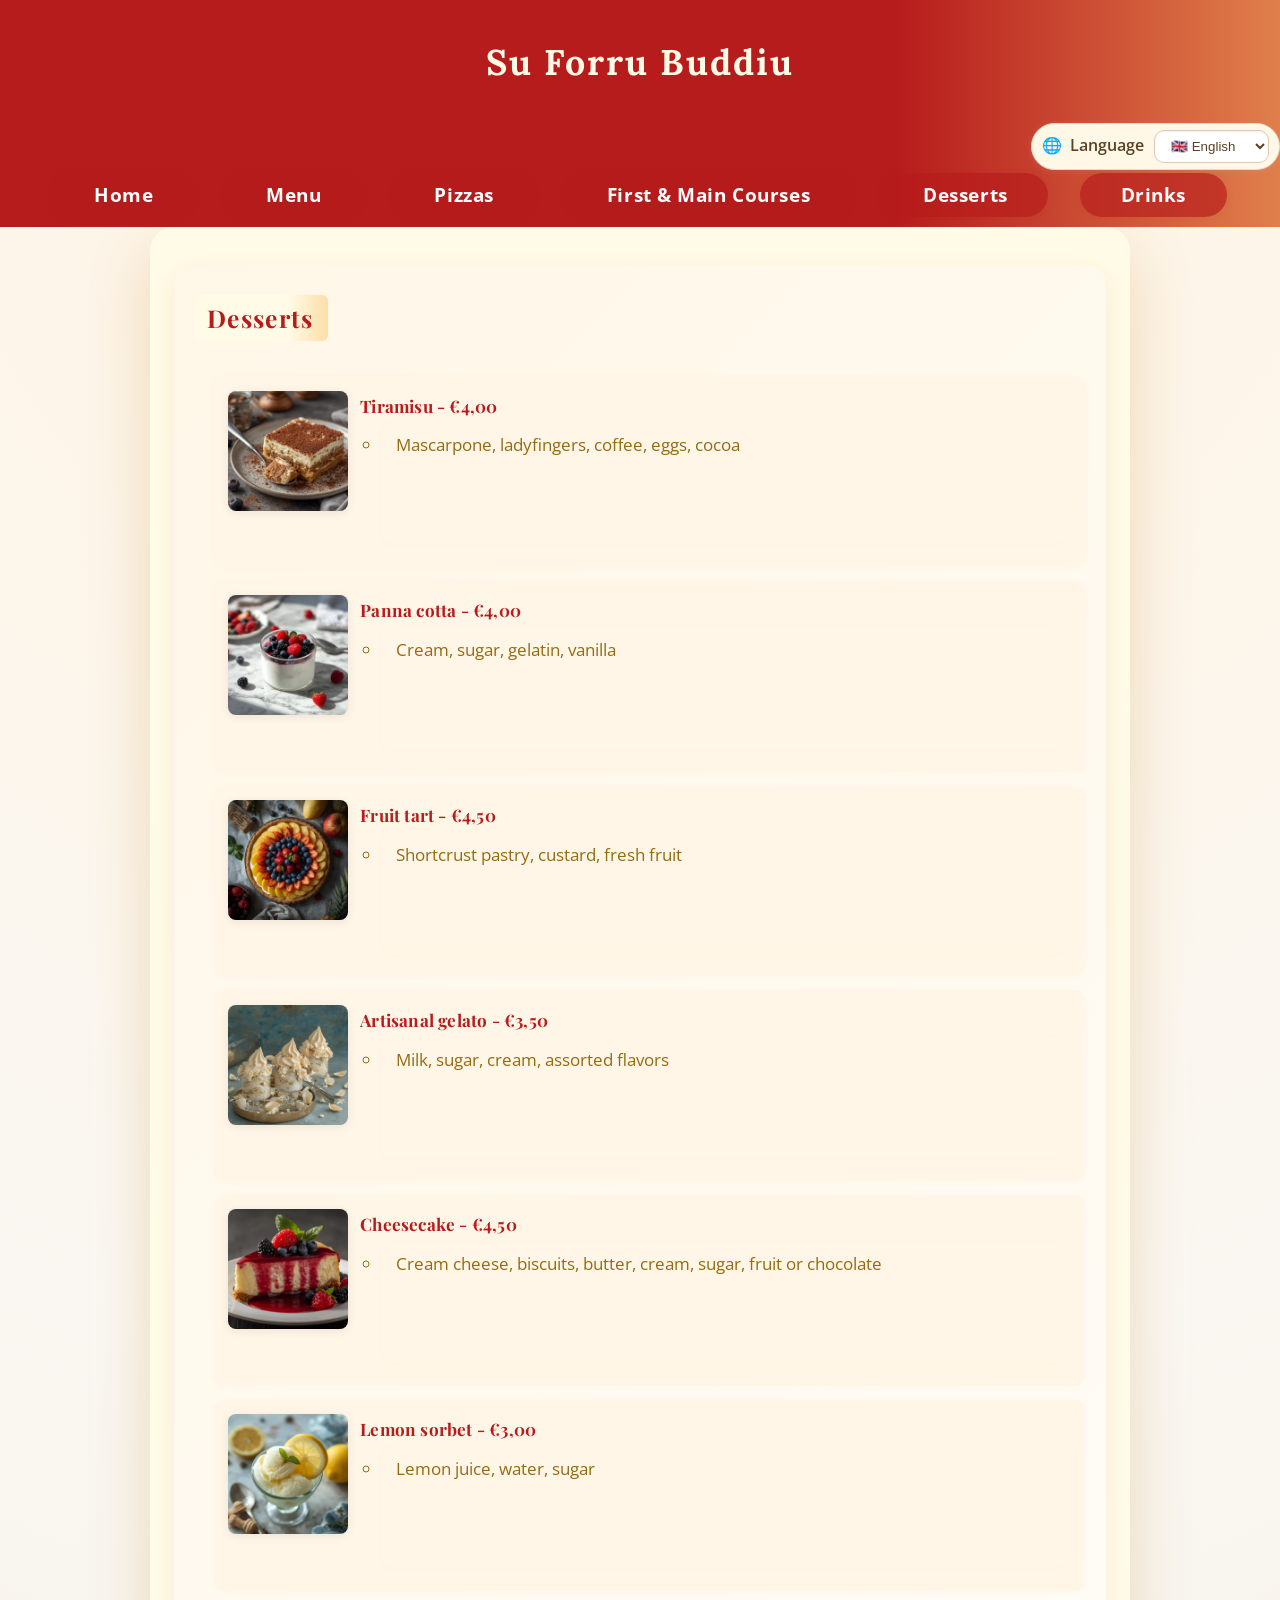
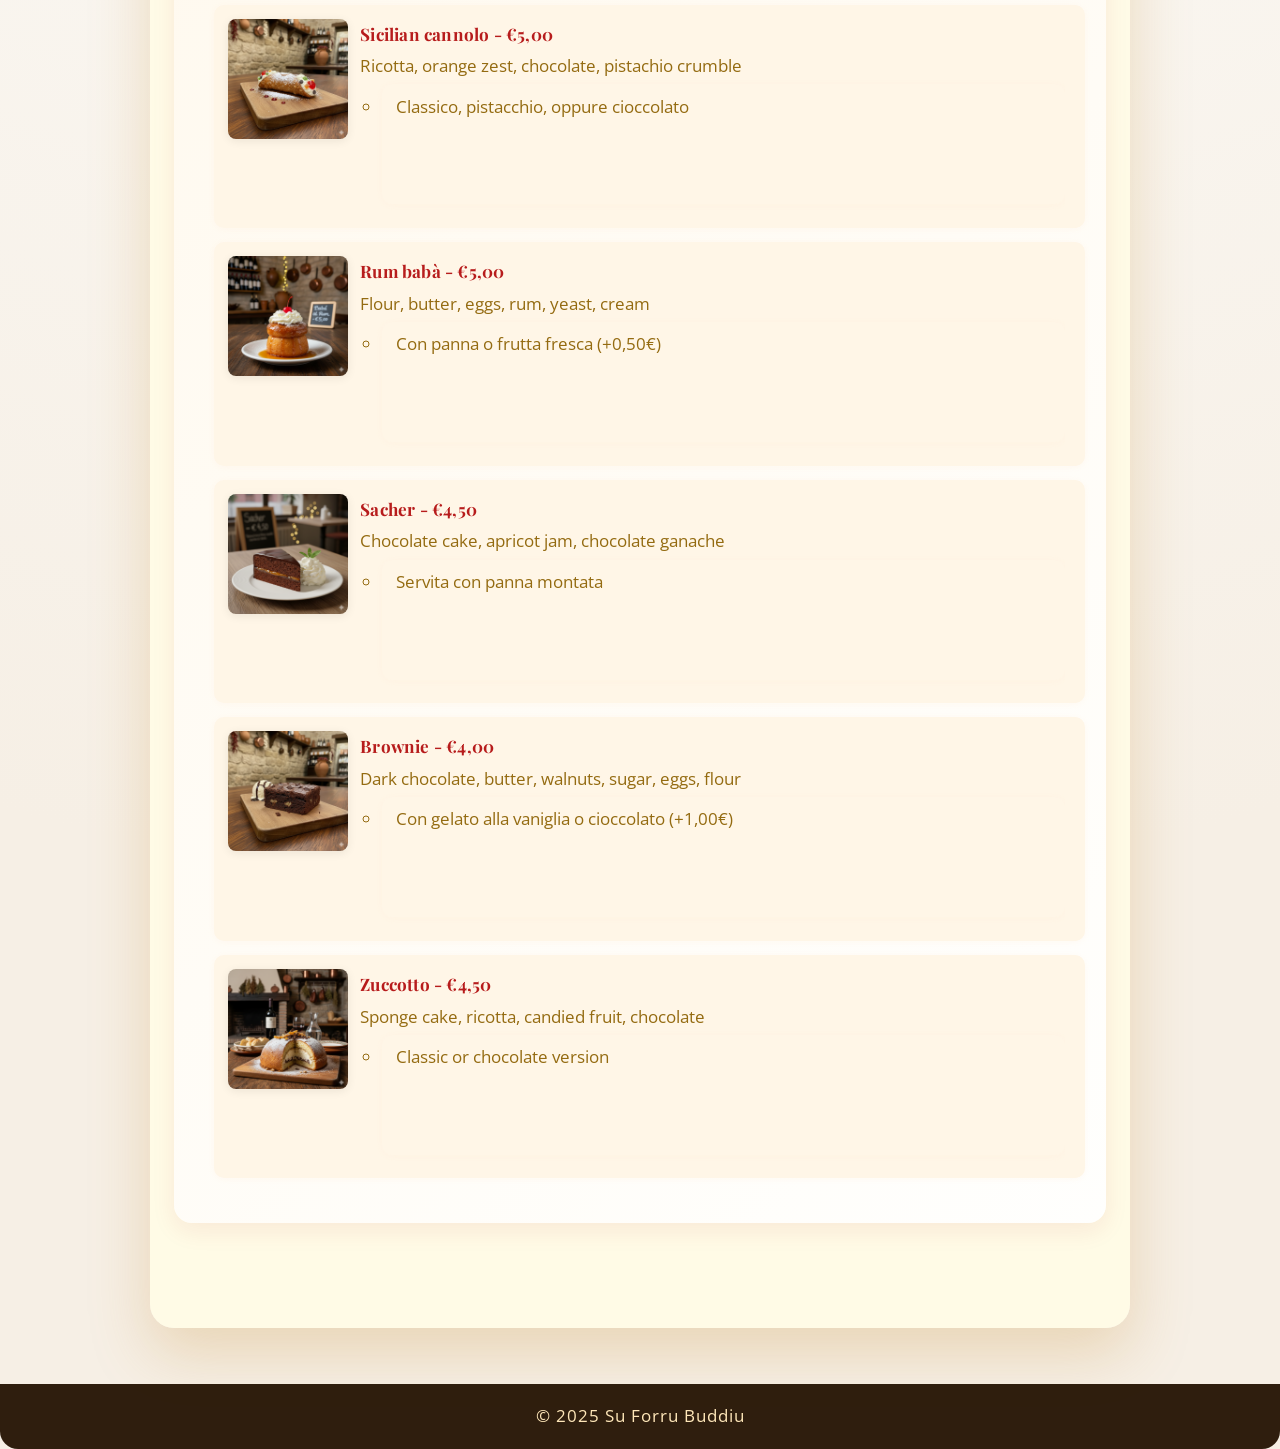
<file: dolci.html>
<!DOCTYPE html>
<html lang="it">
<head>
    <meta charset="UTF-8">
    <meta name="viewport" content="width=device-width, initial-scale=1.0">
    <title>Dolci | Su Forru Buddiu</title>
    <link rel="stylesheet" href="stile.css">
</head>
<body>
    <header>
        <h1>Su Forru Buddiu</h1>
        <div style="text-align:right; margin:6px 0 10px 0;">
          <div style="display:inline-flex; align-items:center; gap:8px; padding:6px 10px; border-radius:999px; background:#fff8e6; border:1px solid #efd8c3; box-shadow:0 1px 6px #d1b7a130;">
            <span style="font-weight:700; color:#5a4123;">🌐</span>
            <label for="lang-select" style="margin-right:2px; font-weight:600; color:#5a4123;" data-i18n-label="lang.label">Lingua</label>
            <select id="lang-select" style="padding:7px 12px; border-radius:10px; border:1px solid #e1c8b3; color:#5a4123; background:#ffffff; box-shadow: inset 0 1px 2px #00000010; cursor:pointer;">
              <option value="it">🇮🇹 Italiano</option>
              <option value="en">🇬🇧 English</option>
              <option value="es">🇪🇸 Español</option>
            </select>
          </div>
        </div>
        <nav>
            <ul>
                <li><a href="index.html" data-i18n="nav.home">Home</a></li>
                <li><a href="menu.html" data-i18n="nav.menu">Menu</a></li>
                <li><a href="pizze.html" data-i18n="nav.pizze">Pizze</a></li>
                <li><a href="primi_e_secondi.html" data-i18n="nav.primi">Primi e Secondi</a></li>
                <li><a href="dolci.html" data-i18n="nav.dolci">Dolci</a></li>
                <li><a href="bevande.html" data-i18n="nav.bevande">Bevande</a></li>
            </ul>
        </nav>
    </header>
    <main>
        <section id="dolci">
            <h2 data-i18n="sections.dolci">Dolci</h2>
            <ul class="menu-list">
                <li>
                    <img src="img/tiramisu.png" alt="Tiramisù" style="width:120px; float:left; margin:6px 12px 6px 0; border-radius:8px; box-shadow:0 2px 10px #00000014;">
                    <div class="menu-item">
                        <div class="title"><strong data-i18n="item.tiramisu.title">Tiramisù</strong> - €4,00</div>
                        <ul>
                            <li data-i18n="item.tiramisu.desc">Mascarpone, savoiardi, caffè, uova, cacao</li>
                        </ul>
                    </div>
                </li>
                <li>
                    <img src="img/panna_cotta.png" alt="Panna cotta" style="width:120px; float:left; margin:6px 12px 6px 0; border-radius:8px; box-shadow:0 2px 10px #00000014;">
                    <div class="menu-item">
                        <div class="title"><strong data-i18n="item.panna_cotta.title">Panna cotta</strong> - €4,00</div>
                        <ul>
                            <li data-i18n="item.panna_cotta.desc">Panna, zucchero, colla di pesce, vaniglia</li>
                        </ul>
                    </div>
                </li>
                <li>
                    <img src="img/crostata_frutta.png" alt="Crostata di frutta" style="width:120px; float:left; margin:6px 12px 6px 0; border-radius:8px; box-shadow:0 2px 10px #00000014;">
                    <div class="menu-item">
                        <div class="title"><strong data-i18n="item.crostata_frutta.title">Crostata di frutta</strong> - €4,50</div>
                        <ul>
                            <li data-i18n="item.crostata_frutta.desc">Pasta frolla, crema pasticcera, frutta fresca</li>
                        </ul>
                    </div>
                </li>
                <li>
                    <img src="img/gelato_artigianale.png" alt="Gelato artigianale" style="width:120px; float:left; margin:6px 12px 6px 0; border-radius:8px; box-shadow:0 2px 10px #00000014;">
                    <div class="menu-item">
                        <div class="title"><strong data-i18n="item.gelato_artigianale.title">Gelato artigianale</strong> - €3,50</div>
                        <ul>
                            <li data-i18n="item.gelato_artigianale.desc">Latte, zucchero, panna, gusti vari</li>
                        </ul>
                    </div>
                </li>
                <li>
                    <img src="img/cheesecake.png" alt="Cheesecake" style="width:120px; float:left; margin:6px 12px 6px 0; border-radius:8px; box-shadow:0 2px 10px #00000014;">
                    <div class="menu-item">
                        <div class="title"><strong data-i18n="item.cheesecake.title">Cheesecake</strong> - €4,50</div>
                        <ul>
                            <li data-i18n="item.cheesecake.desc">Formaggio fresco, biscotti, burro, panna, zucchero, frutta o cioccolato</li>
                        </ul>
                    </div>
                </li>
                <li>
                    <img src="img/sorbetto_limone.png" alt="Sorbetto al limone" style="width:120px; float:left; margin:6px 12px 6px 0; border-radius:8px; box-shadow:0 2px 10px #00000014;">
                    <div class="menu-item">
                        <div class="title"><strong data-i18n="item.sorbetto_limone.title">Sorbetto al limone</strong> - €3,00</div>
                        <ul>
                            <li data-i18n="item.sorbetto_limone.desc">Succo di limone, acqua, zucchero</li>
                        </ul>
                    </div>
                </li>
                <li>
                    <img src="img/cannolo_siciliano.png" alt="Cannolo Siciliano" style="width:120px; float:left; margin:6px 12px 6px 0; border-radius:8px; box-shadow:0 2px 10px #00000014;">
                    <div class="menu-item">
                        <div class="title"><strong data-i18n="item.cannolo.title">Cannolo Siciliano</strong> - €5,00</div>
                        <div class="desc"><span data-i18n="item.cannolo.desc">Ricotta, scorza d'arancia, cioccolato, granella di pistacchio</span></div>
                        <ul>
                            <li data-i18n="item.cannolo.note1">Classico, pistacchio, oppure cioccolato</li>
                        </ul>
                    </div>
                </li>
                <li>
                    <img src="img/baba_rum.png" alt="Babà al Rum" style="width:120px; float:left; margin:6px 12px 6px 0; border-radius:8px; box-shadow:0 2px 10px #00000014;">
                    <div class="menu-item">
                        <div class="title"><strong data-i18n="item.baba_rum.title">Babà al Rum</strong> - €5,00</div>
                        <div class="desc"><span data-i18n="item.baba_rum.desc">Farina, burro, uova, rum, lievito, panna</span></div>
                        <ul>
                            <li data-i18n="item.baba_rum.note1">Con panna o frutta fresca (+0,50€)</li>
                        </ul>
                    </div>
                </li>
                <li>
                    <img src="img/sacher.png" alt="Sacher" style="width:120px; float:left; margin:6px 12px 6px 0; border-radius:8px; box-shadow:0 2px 10px #00000014;">
                    <div class="menu-item">
                        <div class="title"><strong data-i18n="item.sacher.title">Sacher</strong> - €4,50</div>
                        <div class="desc"><span data-i18n="item.sacher.desc">Torta al cioccolato, confettura di albicocca, ganache al cioccolato</span></div>
                        <ul>
                            <li data-i18n="item.sacher.note1">Servita con panna montata</li>
                        </ul>
                    </div>
                </li>
                <li>
                    <img src="img/brownie.png" alt="Brownie" style="width:120px; float:left; margin:6px 12px 6px 0; border-radius:8px; box-shadow:0 2px 10px #00000014;">
                    <div class="menu-item">
                        <div class="title"><strong data-i18n="item.brownie.title">Brownie</strong> - €4,00</div>
                        <div class="desc"><span data-i18n="item.brownie.desc">Cioccolato fondente, burro, noci, zucchero, uova, farina</span></div>
                        <ul>
                            <li data-i18n="item.brownie.note1">Con gelato alla vaniglia o cioccolato (+1,00€)</li>
                        </ul>
                    </div>
                </li>
                <li>
                    <img src="img/zuccotto.png" alt="Zuccotto" style="width:120px; float:left; margin:6px 12px 6px 0; border-radius:8px; box-shadow:0 2px 10px #00000014;">
                    <div class="menu-item">
                        <div class="title"><strong data-i18n="item.zuccotto.title">Zuccotto</strong> - €4,50</div>
                        <div class="desc"><span data-i18n="item.zuccotto.desc">Pan di Spagna, ricotta, canditi, cioccolato</span></div>
                        <ul>
                            <li data-i18n="item.zuccotto.note1">Classico o al cioccolato</li>
                        </ul>
                    </div>
                </li>
            </ul>
        </section>
    </main>
    <footer>
        <p>&copy; 2025 Su Forru Buddiu</p>
    </footer>
    <script>
      (function() {
        var translations = {
          it: {
            'lang.label': 'Lingua',
            'nav.home': 'Home',
            'nav.menu': 'Menu',
            'nav.pizze': 'Pizze',
            'nav.primi': 'Primi e Secondi',
            'nav.dolci': 'Dolci',
            'nav.bevande': 'Bevande',
            'sections.dolci': 'Dolci',
            'item.tiramisu.title': 'Tiramisù',
            'item.tiramisu.desc': 'Mascarpone, savoiardi, caffè, uova, cacao',
            'item.panna_cotta.title': 'Panna cotta',
            'item.panna_cotta.desc': 'Panna, zucchero, colla di pesce, vaniglia',
            'item.crostata_frutta.title': 'Crostata di frutta',
            'item.crostata_frutta.desc': 'Pasta frolla, crema pasticcera, frutta fresca',
            'item.gelato_artigianale.title': 'Gelato artigianale',
            'item.gelato_artigianale.desc': 'Latte, zucchero, panna, gusti vari',
            'item.cheesecake.title': 'Cheesecake',
            'item.cheesecake.desc': 'Formaggio fresco, biscotti, burro, panna, zucchero, frutta o cioccolato',
            'item.sorbetto_limone.title': 'Sorbetto al limone',
            'item.sorbetto_limone.desc': 'Succo di limone, acqua, zucchero',
            'item.cannolo.title': 'Cannolo Siciliano',
            'item.cannolo.desc': "Ricotta, scorza d'arancia, cioccolato, granella di pistacchio",
            'item.baba_rum.title': 'Babà al Rum',
            'item.baba_rum.desc': 'Farina, burro, uova, rum, lievito, panna',
            'item.sacher.title': 'Sacher',
            'item.sacher.desc': 'Torta al cioccolato, confettura di albicocca, ganache al cioccolato',
            'item.brownie.title': 'Brownie',
            'item.brownie.desc': 'Cioccolato fondente, burro, noci, zucchero, uova, farina',
            'item.zuccotto.title': 'Zuccotto',
            'item.zuccotto.desc': 'Pan di Spagna, ricotta, canditi, cioccolato',
            'item.zuccotto.note1': 'Classico o al cioccolato'
          },
          en: {
            'lang.label': 'Language',
            'nav.home': 'Home',
            'nav.menu': 'Menu',
            'nav.pizze': 'Pizzas',
            'nav.primi': 'First & Main Courses',
            'nav.dolci': 'Desserts',
            'nav.bevande': 'Drinks',
            'sections.dolci': 'Desserts',
            'item.tiramisu.title': 'Tiramisu',
            'item.tiramisu.desc': 'Mascarpone, ladyfingers, coffee, eggs, cocoa',
            'item.panna_cotta.title': 'Panna cotta',
            'item.panna_cotta.desc': 'Cream, sugar, gelatin, vanilla',
            'item.crostata_frutta.title': 'Fruit tart',
            'item.crostata_frutta.desc': 'Shortcrust pastry, custard, fresh fruit',
            'item.gelato_artigianale.title': 'Artisanal gelato',
            'item.gelato_artigianale.desc': 'Milk, sugar, cream, assorted flavors',
            'item.cheesecake.title': 'Cheesecake',
            'item.cheesecake.desc': 'Cream cheese, biscuits, butter, cream, sugar, fruit or chocolate',
            'item.sorbetto_limone.title': 'Lemon sorbet',
            'item.sorbetto_limone.desc': 'Lemon juice, water, sugar',
            'item.cannolo.title': 'Sicilian cannolo',
            'item.cannolo.desc': 'Ricotta, orange zest, chocolate, pistachio crumble',
            'item.baba_rum.title': 'Rum babà',
            'item.baba_rum.desc': 'Flour, butter, eggs, rum, yeast, cream',
            'item.sacher.title': 'Sacher',
            'item.sacher.desc': 'Chocolate cake, apricot jam, chocolate ganache',
            'item.brownie.title': 'Brownie',
            'item.brownie.desc': 'Dark chocolate, butter, walnuts, sugar, eggs, flour',
            'item.zuccotto.title': 'Zuccotto',
            'item.zuccotto.desc': 'Sponge cake, ricotta, candied fruit, chocolate',
            'item.zuccotto.note1': 'Classic or chocolate version'
          },
          es: {
            'lang.label': 'Idioma',
            'nav.home': 'Inicio',
            'nav.menu': 'Menú',
            'nav.pizze': 'Pizzas',
            'nav.primi': 'Primeros y Segundos',
            'nav.dolci': 'Postres',
            'nav.bevande': 'Bebidas',
            'sections.dolci': 'Postres',
            'item.tiramisu.title': 'Tiramisú',
            'item.tiramisu.desc': 'Mascarpone, bizcochos de soletilla, café, huevos, cacao',
            'item.panna_cotta.title': 'Panna cotta',
            'item.panna_cotta.desc': 'Nata, azúcar, gelatina, vainilla',
            'item.crostata_frutta.title': 'Tarta de fruta',
            'item.crostata_frutta.desc': 'Masa quebrada, crema pastelera, fruta fresca',
            'item.gelato_artigianale.title': 'Helado artesanal',
            'item.gelato_artigianale.desc': 'Leche, azúcar, nata, sabores variados',
            'item.cheesecake.title': 'Tarta de queso',
            'item.cheesecake.desc': 'Queso crema, galletas, mantequilla, nata, azúcar, fruta o chocolate',
            'item.sorbetto_limone.title': 'Sorbete de limón',
            'item.sorbetto_limone.desc': 'Zumo de limón, agua, azúcar',
            'item.cannolo.title': 'Cannolo siciliano',
            'item.cannolo.desc': 'Ricotta, ralladura de naranja, chocolate, granillo de pistacho',
            'item.baba_rum.title': 'Babá al ron',
            'item.baba_rum.desc': 'Harina, mantequilla, huevos, ron, levadura, nata',
            'item.sacher.title': 'Sacher',
            'item.sacher.desc': 'Pastel de chocolate, mermelada de albaricoque, ganache de chocolate',
            'item.brownie.title': 'Brownie',
            'item.brownie.desc': 'Chocolate negro, mantequilla, nueces, azúcar, huevos, harina',
            'item.zuccotto.title': 'Zuccotto',
            'item.zuccotto.desc': 'Bizcocho, ricotta, fruta confitada, chocolate',
            'item.zuccotto.note1': 'Clásico o de chocolate'
          }
        };

        function applyTranslations(lang) {
          var dict = translations[lang] || translations.it;
          var nodes = document.querySelectorAll('[data-i18n]');
          nodes.forEach(function(node) {
            var key = node.getAttribute('data-i18n');
            if (dict[key]) node.textContent = dict[key];
          });
          var labelNodes = document.querySelectorAll('[data-i18n-label]');
          labelNodes.forEach(function(node) {
            var key = node.getAttribute('data-i18n-label');
            if (dict[key]) node.textContent = dict[key];
          });
        }

        var select = document.getElementById('lang-select');
        var saved = localStorage.getItem('sfblang') || (navigator.language || 'it').slice(0, 2);
        if (!translations[saved]) saved = 'it';
        select.value = saved;
        applyTranslations(saved);
        select.addEventListener('change', function() {
          var lang = select.value;
          localStorage.setItem('sfblang', lang);
          applyTranslations(lang);
        });
      })();
    </script>
</body>
</html>
</file>
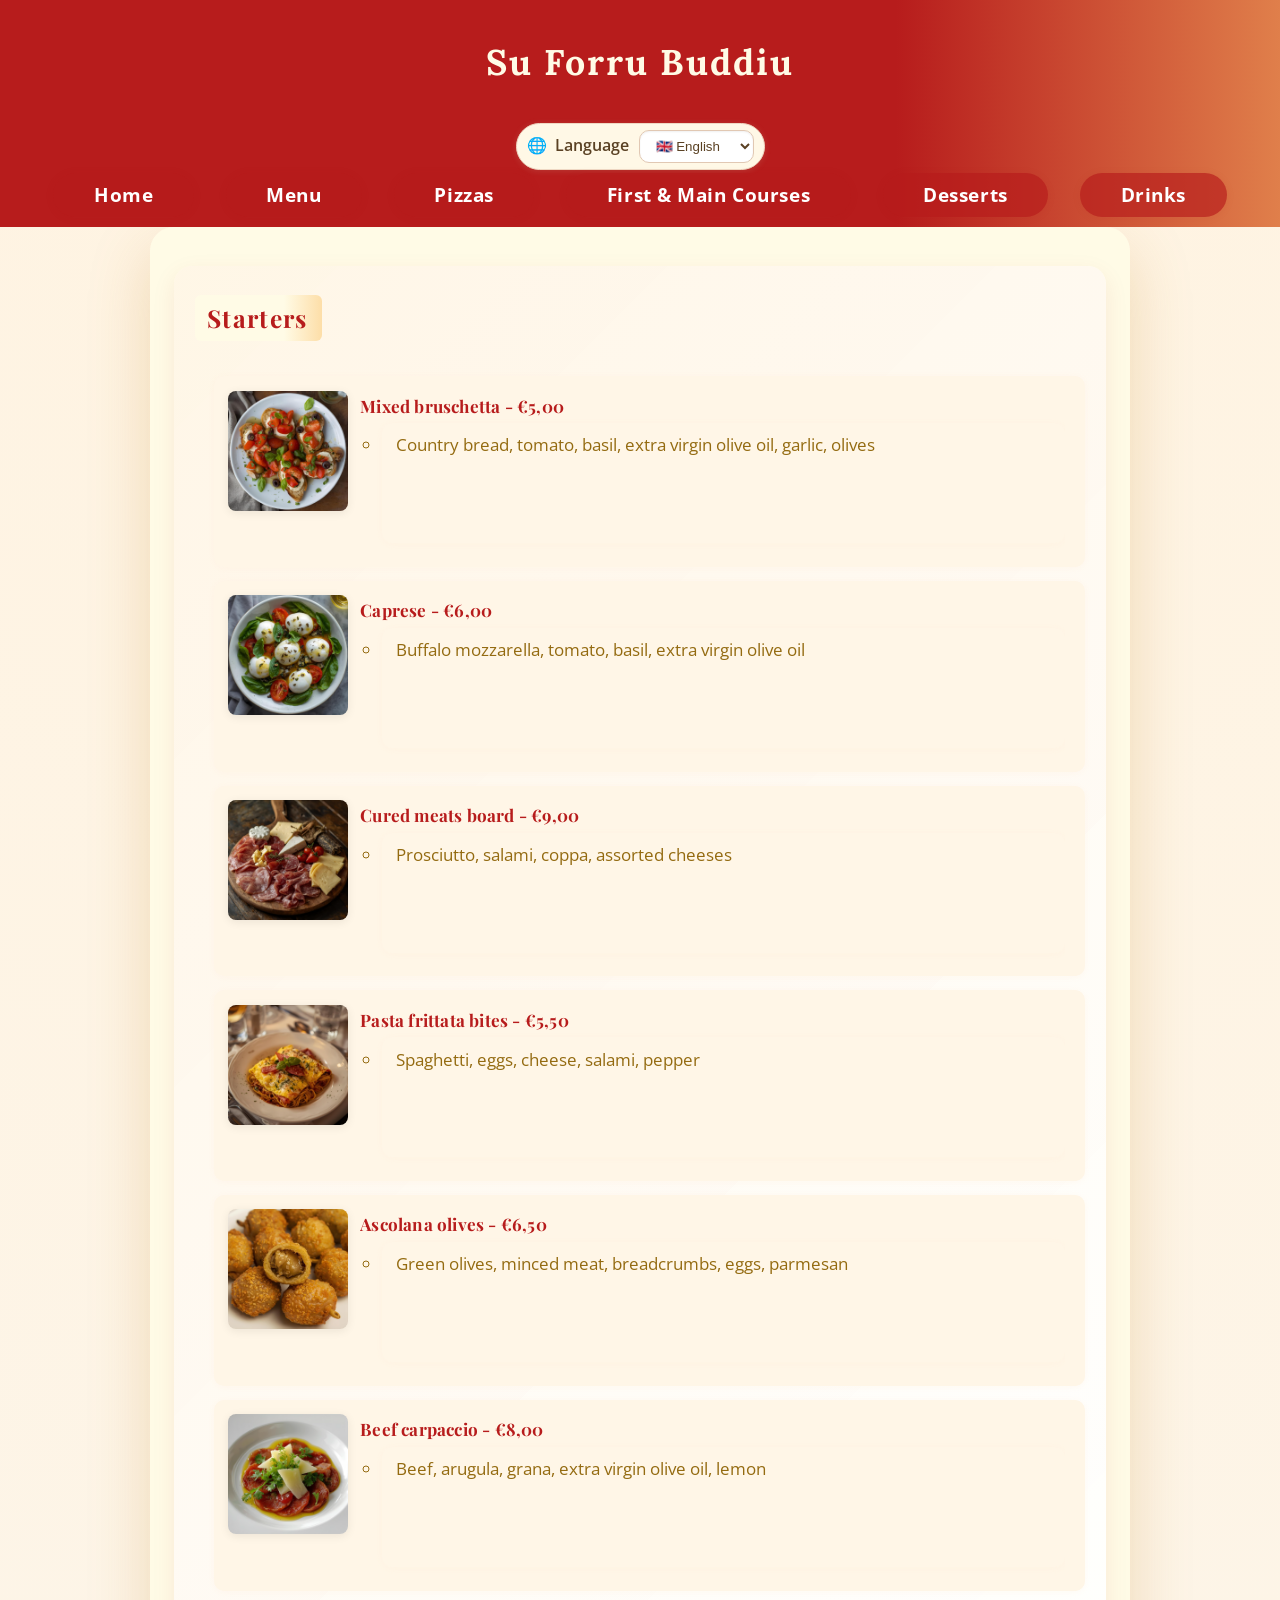
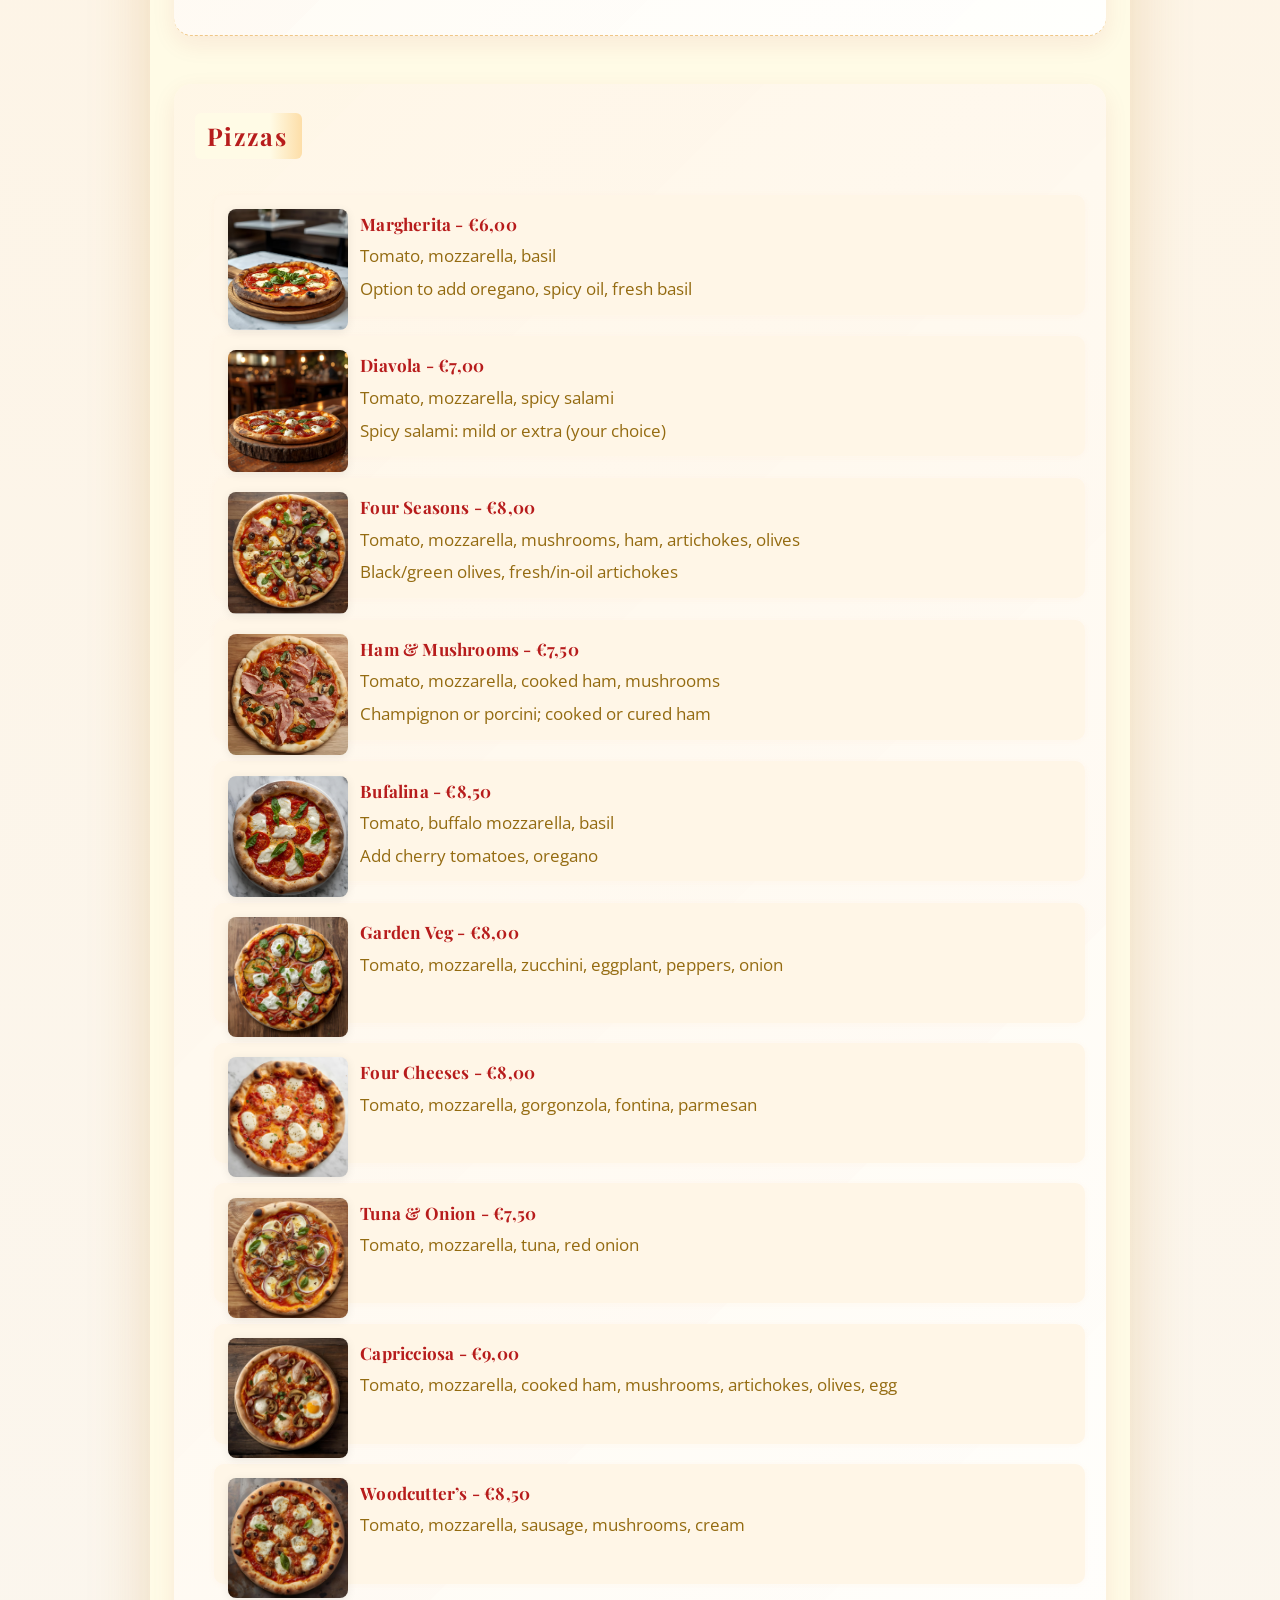
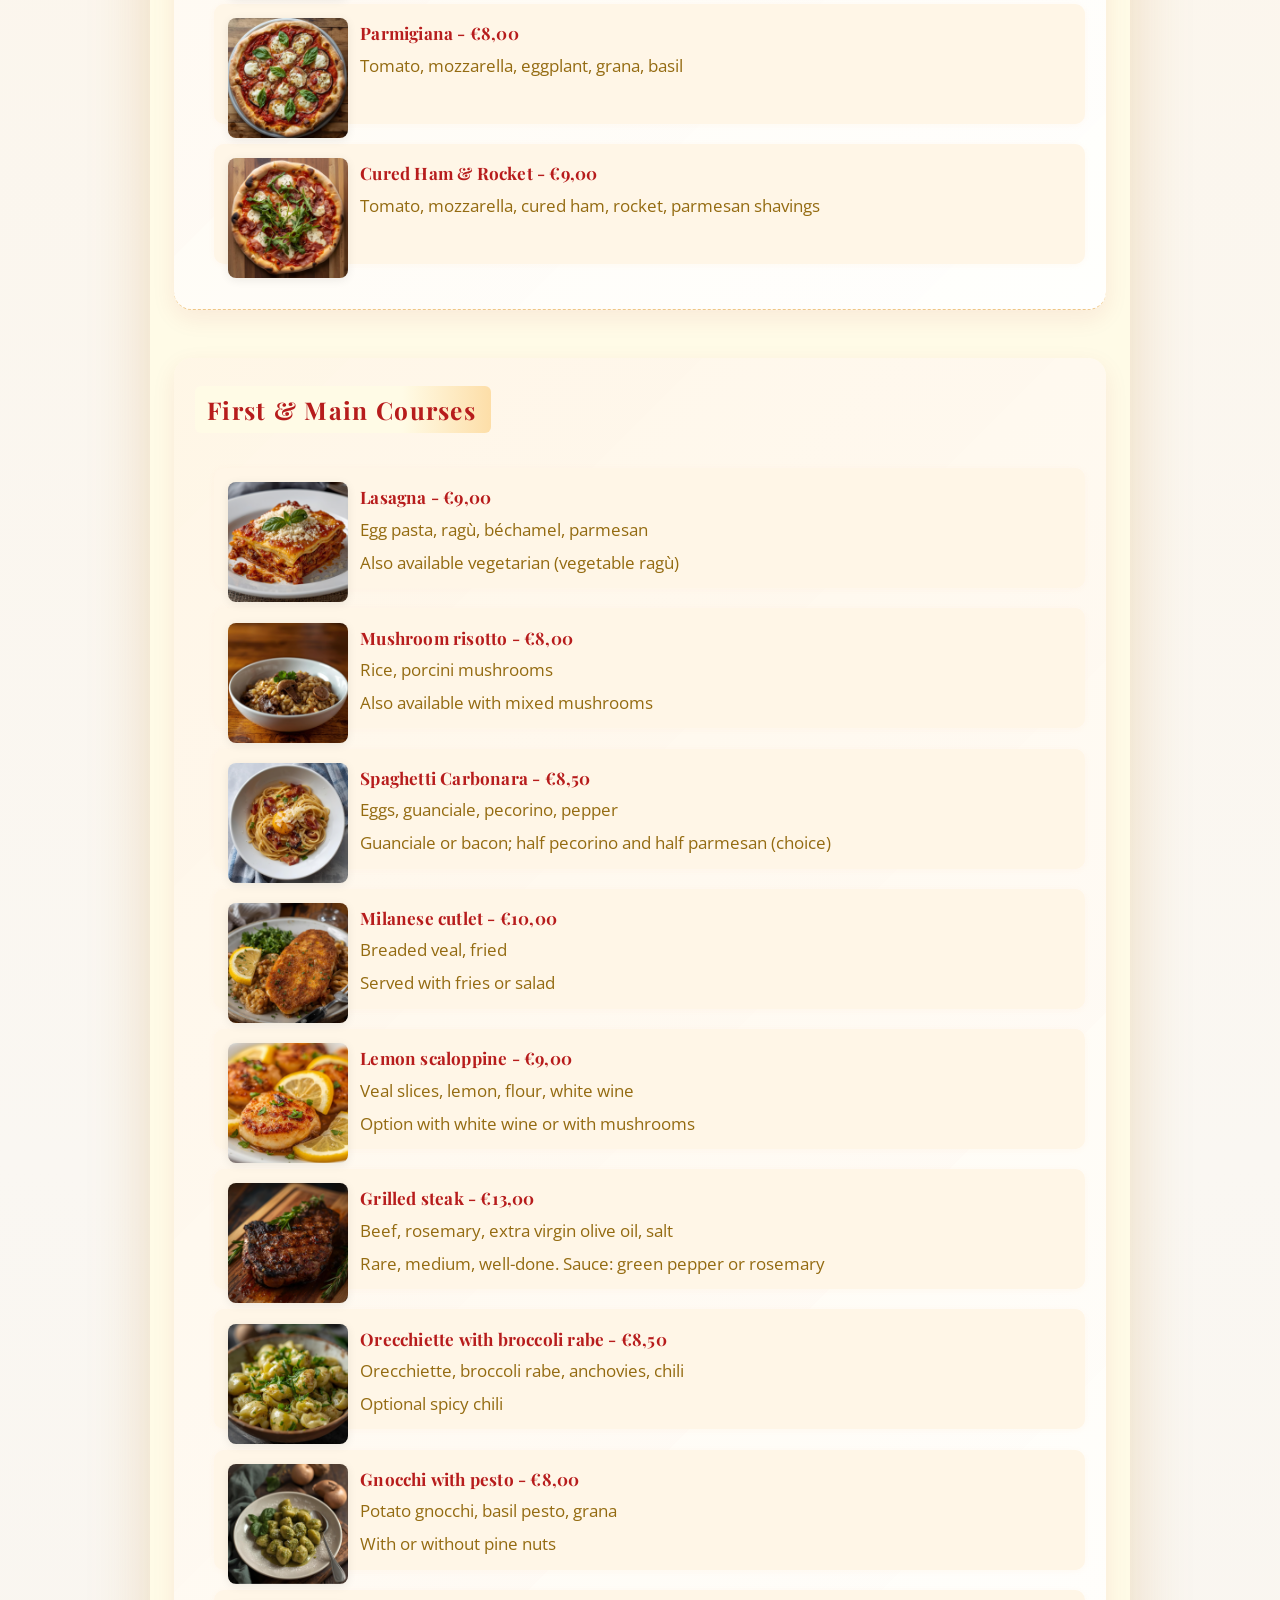
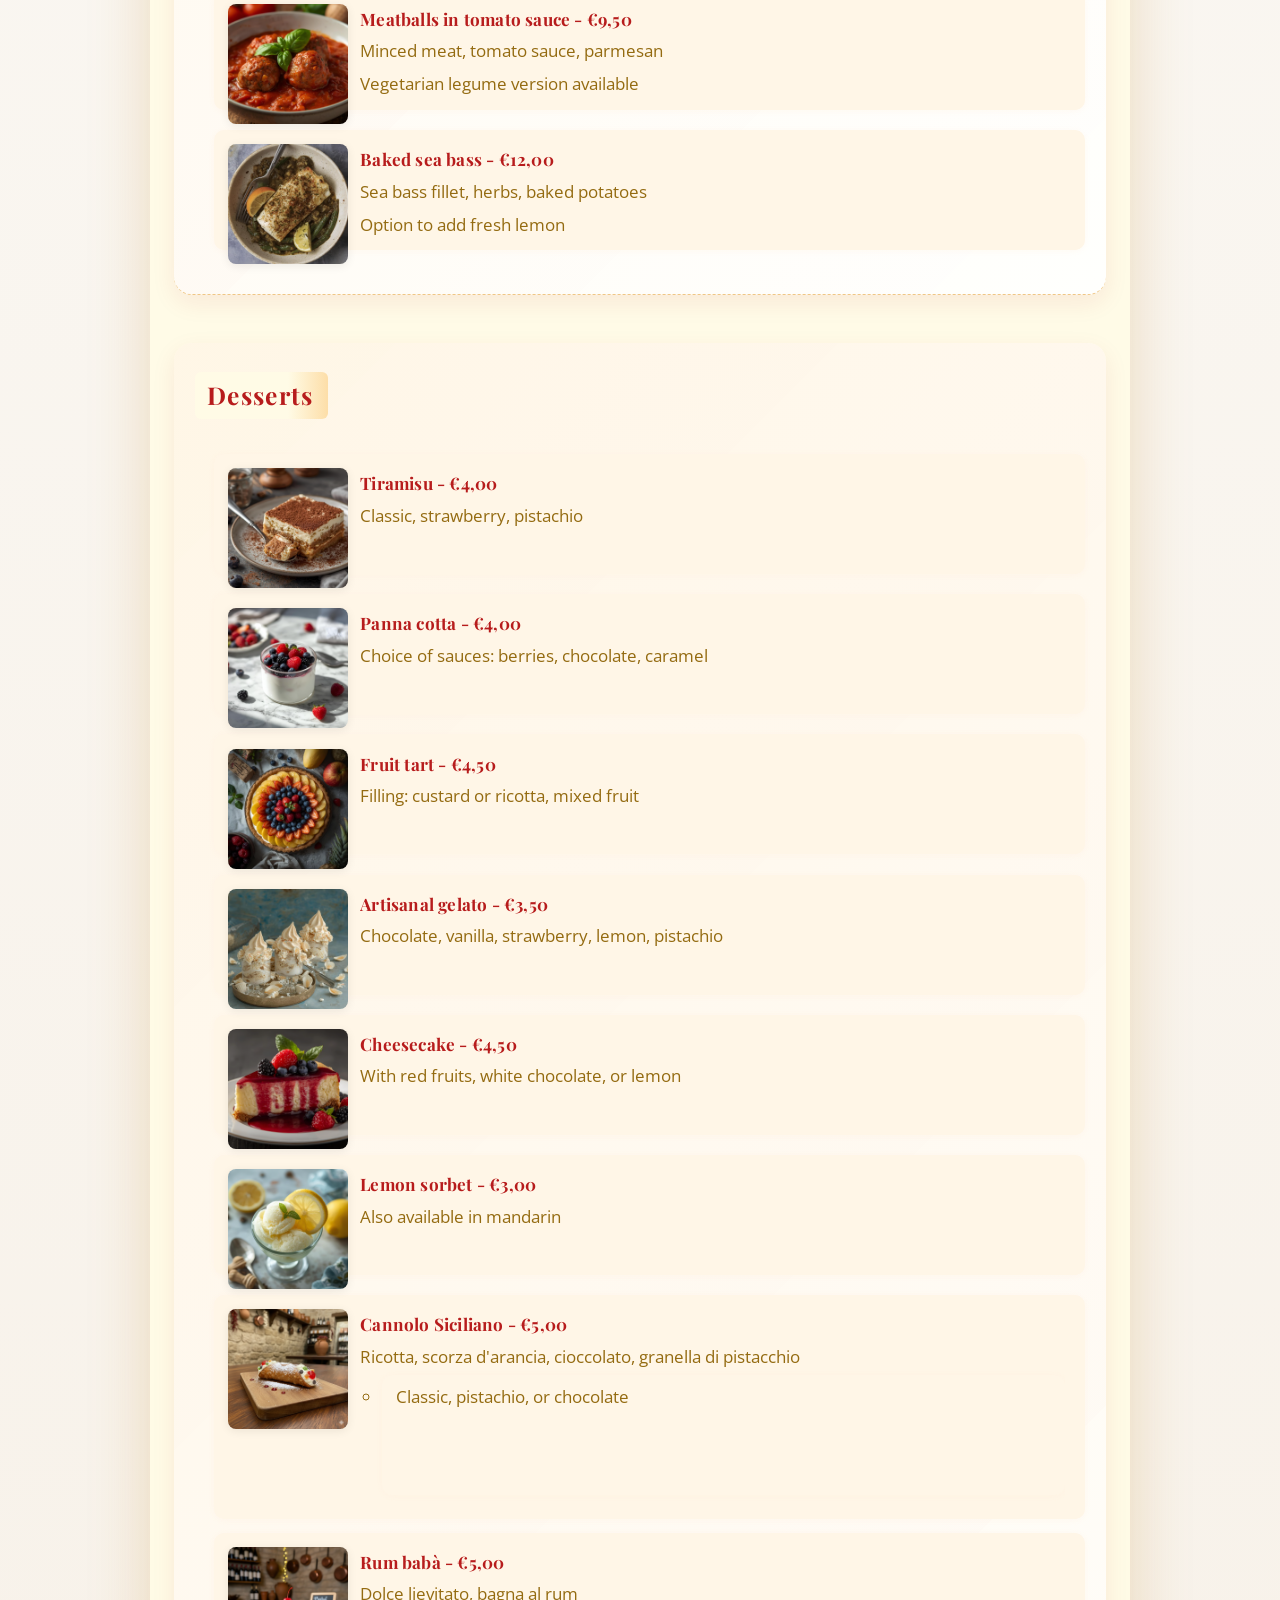
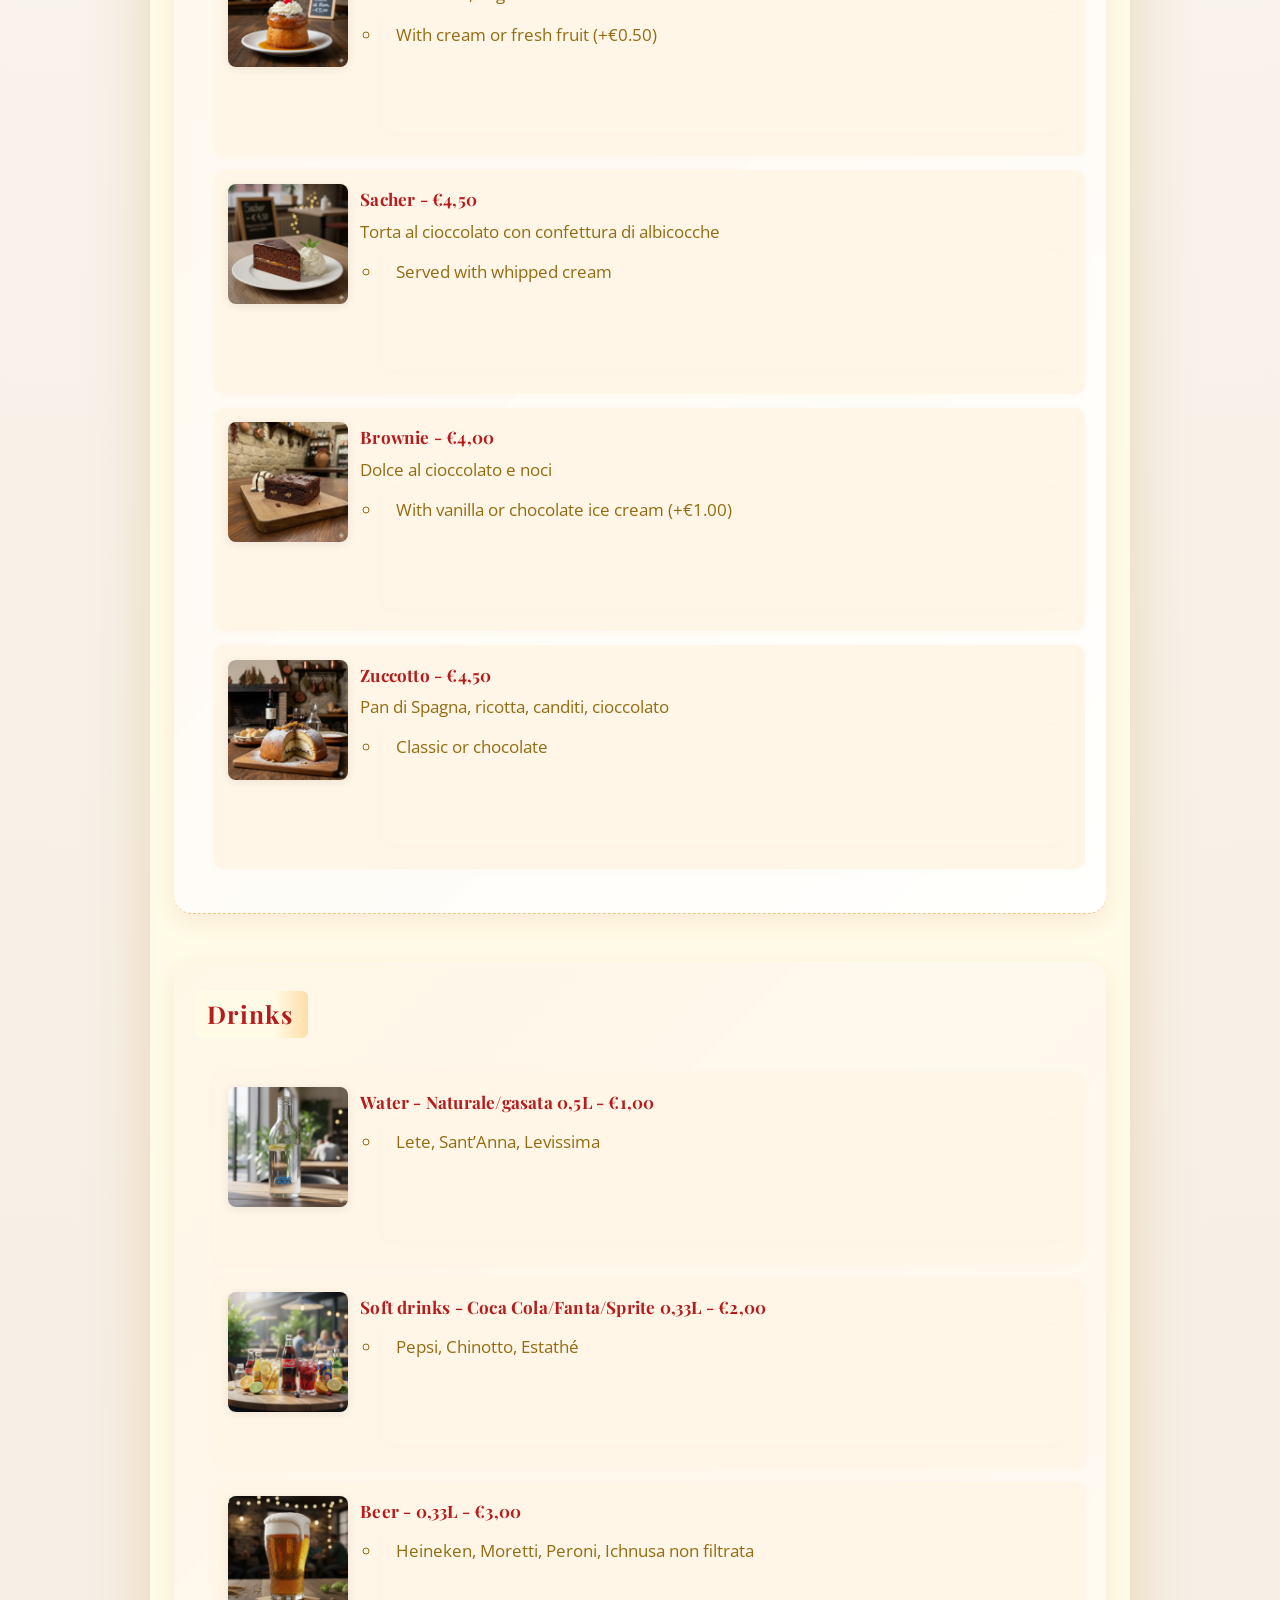
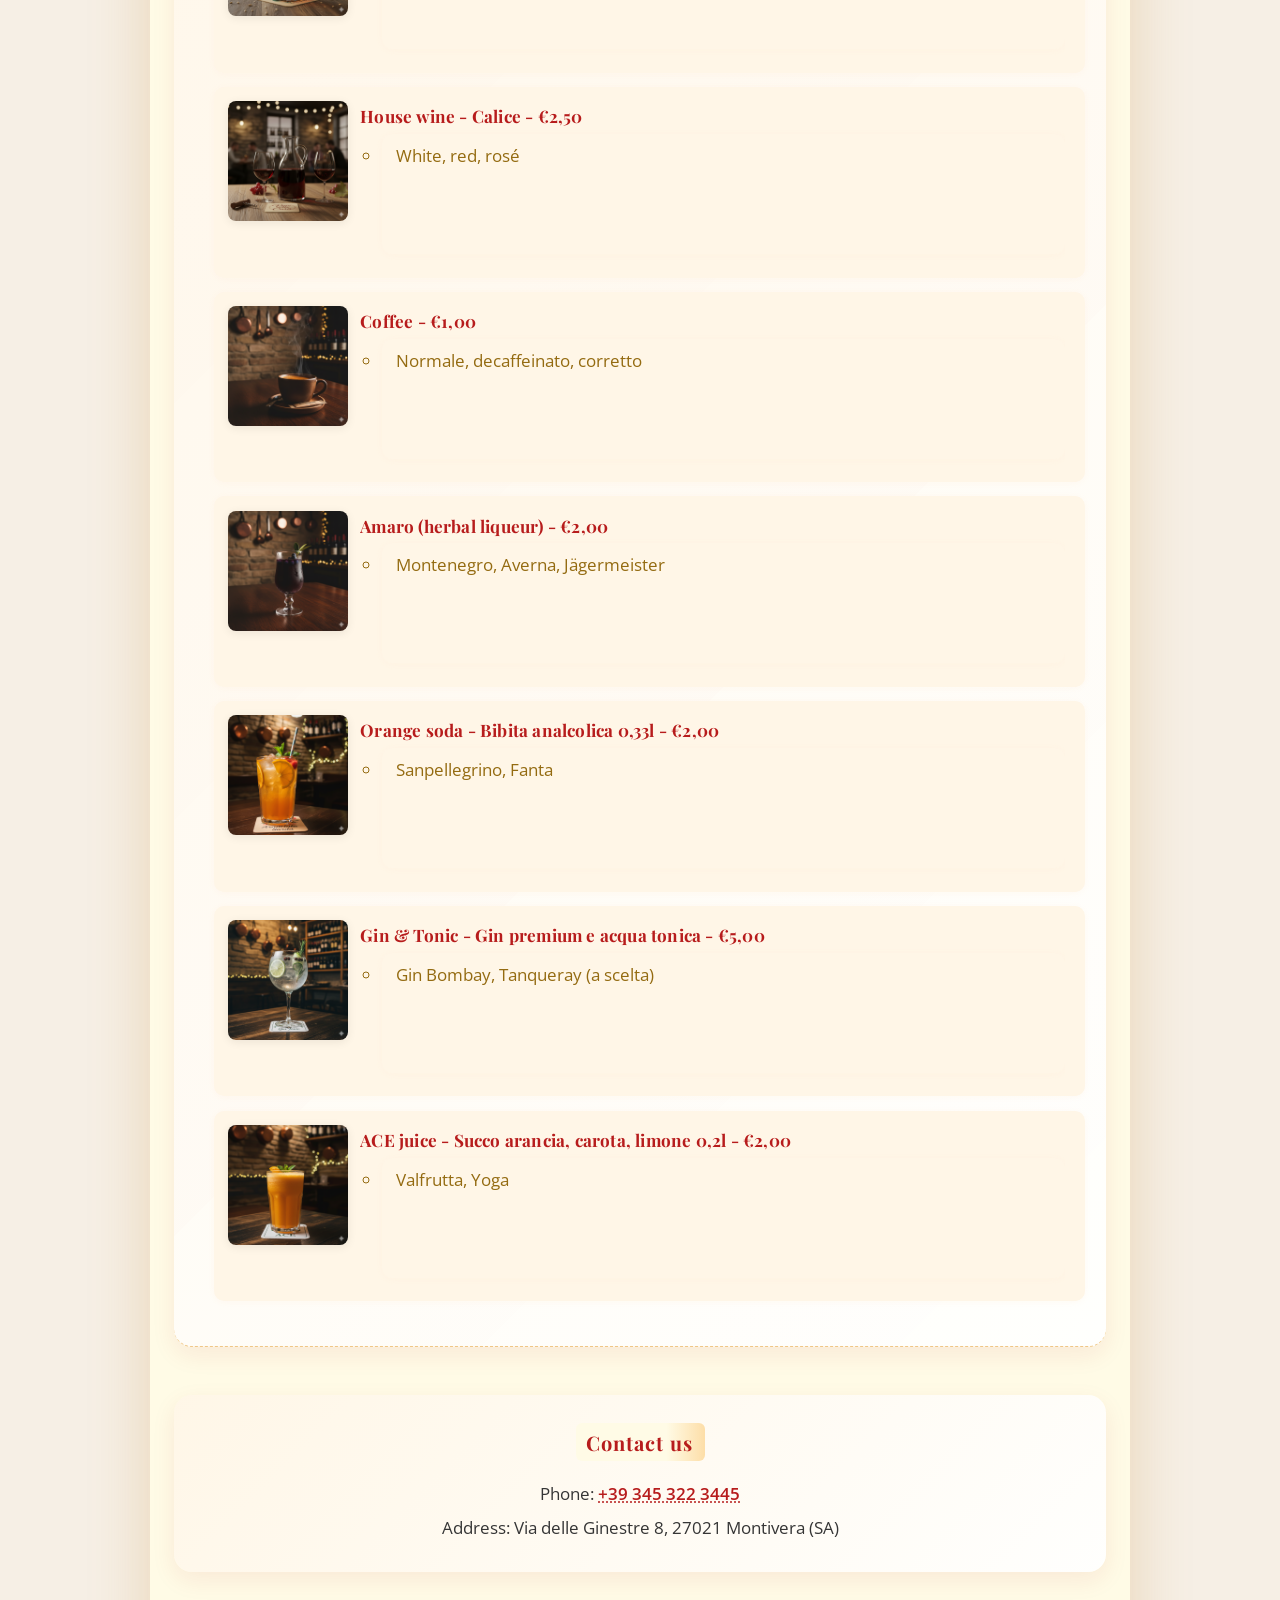
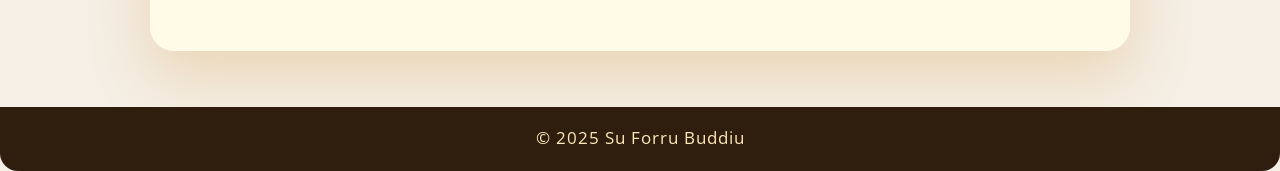
<file: menu.html>
<!DOCTYPE html>
<html lang="it">
<head>
    <meta charset="UTF-8">
    <meta name="viewport" content="width=device-width, initial-scale=1.0">
    <title>Su Forru Buddiu | Menù</title>
    <link rel="stylesheet" href="stile.css">
    <style>
      .logo-fake {
        display:inline-block; margin:10px auto 30px auto; background:#fffbe6;
        color:#b71c1c; font-size:2.5em; padding: 14px 44px; border-radius:45px;
        font-weight:bold; font-family: 'Segoe UI', Arial, sans-serif; box-shadow:0 2px 16px #ffedd7bb;
      }
      .welcome {
        text-align:center; margin-top:2.5em; margin-bottom:2em;
      }
      .btn-menu-home {
        display:inline-block; text-decoration:none; font-size:1.15em;
        background:#b71c1c; color:#fff; padding:0.7em 2em; border-radius:22px;
        margin:14px 10px; font-weight:600; transition:background 0.18s, color 0.18s, box-shadow 0.18s;
        box-shadow:0 1px 8px #ffedd78a;
      }
      .btn-menu-home:hover { background:#fff3e0; color:#b71c1c; box-shadow:0 2px 12px #d1b7a180; }
    </style>
</head>
<body>
    <header>
        <h1 style="text-align:center;">Su Forru Buddiu</h1>
        <div style="text-align:center; margin:6px 0 10px 0;">
          <div style="display:inline-flex; align-items:center; gap:8px; padding:6px 10px; border-radius:999px; background:#fff8e6; border:1px solid #efd8c3; box-shadow:0 1px 6px #d1b7a130;">
            <span style="font-weight:700; color:#5a4123;">🌐</span>
            <label for="lang-select" style="margin-right:2px; font-weight:600; color:#5a4123;" data-i18n-label="lang.label">Lingua</label>
            <select id="lang-select" style="padding:7px 12px; border-radius:10px; border:1px solid #e1c8b3; color:#5a4123; background:#ffffff; box-shadow: inset 0 1px 2px #00000010; cursor:pointer;">
              <option value="it">🇮🇹 Italiano</option>
              <option value="en">🇬🇧 English</option>
              <option value="es">🇪🇸 Español</option>
            </select>
          </div>
        </div>
        <nav>
            <ul style="justify-content:center;">
                <li><a href="index.html" data-i18n="nav.home">Home</a></li>
                <li><a href="menu.html" data-i18n="nav.menu">Menu</a></li>
                <li><a href="pizze.html" data-i18n="nav.pizze">Pizze</a></li>
                <li><a href="primi_e_secondi.html" data-i18n="nav.primi">Primi e Secondi</a></li>
                <li><a href="dolci.html" data-i18n="nav.dolci">Dolci</a></li>
                <li><a href="bevande.html" data-i18n="nav.bevande">Bevande</a></li>
            </ul>
        </nav>
    </header>
    <main>
      <section id="antipasti">
        <h2 data-i18n="sections.antipasti">Antipasti</h2>
        <ul class="menu-list">
          <li><img src="img/bruschette_miste.png" alt="Bruschette miste" style="width:120px; float:left; margin:6px 12px 6px 0; border-radius:8px; box-shadow:0 2px 10px #00000014;"><div class="menu-item"><div class="title"><strong data-i18n="item.bruschette.title">Bruschette miste</strong> - €5,00</div>
            <ul><li data-i18n="item.bruschette.desc">Pane casereccio, pomodoro, basilico, olio evo, aglio, olive</li></ul>
          </div></li>
          <li><img src="img/caprese.png" alt="Caprese" style="width:120px; float:left; margin:6px 12px 6px 0; border-radius:8px; box-shadow:0 2px 10px #00000014;"><div class="menu-item"><div class="title"><strong data-i18n="item.caprese.title">Caprese</strong> - €6,00</div>
            <ul><li data-i18n="item.caprese.desc">Mozzarella di bufala, pomodoro, basilico, olio evo</li></ul>
          </div></li>
          <li><img src="img/tagliere_salumi.png" alt="Tagliere di salumi" style="width:120px; float:left; margin:6px 12px 6px 0; border-radius:8px; box-shadow:0 2px 10px #00000014;"><div class="menu-item"><div class="title"><strong data-i18n="item.tagliere_salumi.title">Tagliere di salumi</strong> - €9,00</div>
            <ul><li data-i18n="item.tagliere_salumi.desc">Prosciutto crudo, salame, coppa, formaggi misti</li></ul>
          </div></li>
          <li><img src="img/frittatine_pasta.png" alt="Frittatine di pasta" style="width:120px; float:left; margin:6px 12px 6px 0; border-radius:8px; box-shadow:0 2px 10px #00000014;"><div class="menu-item"><div class="title"><strong data-i18n="item.frittatine_pasta.title">Frittatine di pasta</strong> - €5,50</div>
            <ul><li data-i18n="item.frittatine_pasta.desc">Spaghetti, uova, formaggio, salame, pepe</li></ul>
          </div></li>
          <li><img src="img/olive_ascolane.png" alt="Olive ascolane" style="width:120px; float:left; margin:6px 12px 6px 0; border-radius:8px; box-shadow:0 2px 10px #00000014;"><div class="menu-item"><div class="title"><strong data-i18n="item.olive_ascolane.title">Olive ascolane</strong> - €6,50</div>
            <ul><li data-i18n="item.olive_ascolane.desc">Olive verdi, carne macinata, pangrattato, uova, parmigiano</li></ul>
          </div></li>
          <li><img src="img/carpaccio_manzo.png" alt="Carpaccio di manzo" style="width:120px; float:left; margin:6px 12px 6px 0; border-radius:8px; box-shadow:0 2px 10px #00000014;"><div class="menu-item"><div class="title"><strong data-i18n="item.carpaccio_manzo.title">Carpaccio di manzo</strong> - €8,00</div>
            <ul><li data-i18n="item.carpaccio_manzo.desc">Manzo, rucola, grana, olio evo, limone</li></ul>
          </div></li>
        </ul>
      </section>
      <section id="pizze">
        <h2 data-i18n="sections.pizze">Pizze</h2>
        <ul class="menu-list">
          <li><img src="img/margherita.png" alt="Pizza Margherita" style="width:120px; float:left; margin:6px 12px 6px 0; border-radius:8px; box-shadow:0 2px 10px #00000014;">
            <div class="menu-item"><div class="title"><strong data-i18n="item.margherita.title">Margherita</strong> - €6,00</div><div class="desc" data-i18n="item.margherita.desc">Pomodoro, mozzarella, basilico</div>
              <div class="desc" data-i18n="item.margherita.note1">Possibilità di aggiungere origano, olio piccante, basilico fresco</div>
            </div>
          </li>
          <li><img src="img/diavola.png" alt="Pizza Diavola" style="width:120px; float:left; margin:6px 12px 6px 0; border-radius:8px; box-shadow:0 2px 10px #00000014;">
            <div class="menu-item"><div class="title"><strong data-i18n="item.diavola.title">Diavola</strong> - €7,00</div><div class="desc" data-i18n="item.diavola.desc">Pomodoro, mozzarella, salame piccante</div>
              <div class="desc" data-i18n="item.diavola.note1">Salame piccante dolce o extra (a scelta)</div>
            </div>
          </li>
          <li><img src="img/quattro_stagioni.png" alt="Pizza Quattro Stagioni" style="width:120px; float:left; margin:6px 12px 6px 0; border-radius:8px; box-shadow:0 2px 10px #00000014;">
            <div class="menu-item"><div class="title"><strong data-i18n="item.quattro_stagioni.title">Quattro Stagioni</strong> - €8,00</div><div class="desc" data-i18n="item.quattro_stagioni.desc">Pomodoro, mozzarella, funghi, prosciutto, carciofi, olive</div>
              <div class="desc" data-i18n="item.quattro_stagioni.note1">Olive nere/ verdi, carciofi freschi/ sott'olio</div>
            </div>
          </li>
          <li><img src="img/prosciutto_funghi.png" alt="Pizza Prosciutto e Funghi" style="width:120px; float:left; margin:6px 12px 6px 0; border-radius:8px; box-shadow:0 2px 10px #00000014;">
            <div class="menu-item"><div class="title"><strong data-i18n="item.prosciutto_funghi.title">Prosciutto e Funghi</strong> - €7,50</div><div class="desc" data-i18n="item.prosciutto_funghi.desc">Pomodoro, mozzarella, prosciutto cotto, funghi</div>
              <div class="desc" data-i18n="item.prosciutto_funghi.note1">Funghi champignon o porcini, prosciutto cotto o crudo</div>
            </div>
          </li>
          <li><img src="img/bufalina.png" alt="Pizza Bufalina" style="width:120px; float:left; margin:6px 12px 6px 0; border-radius:8px; box-shadow:0 2px 10px #00000014;">
            <div class="menu-item"><div class="title"><strong data-i18n="item.bufalina.title">Bufalina</strong> - €8,50</div><div class="desc" data-i18n="item.bufalina.desc">Pomodoro, mozzarella di bufala, basilico</div>
              <div class="desc" data-i18n="item.bufalina.note1">Aggiunta di pomodorini, origano</div>
            </div>
          </li>
          <li><img src="img/ortolana.png" alt="Pizza Ortolana" style="width:120px; float:left; margin:6px 12px 6px 0; border-radius:8px; box-shadow:0 2px 10px #00000014;">
            <div class="menu-item"><div class="title"><strong data-i18n="item.ortolana.title">Ortolana</strong> - €8,00</div><div class="desc" data-i18n="item.ortolana.desc">Pomodoro, mozzarella, zucchine, melanzane, peperoni, cipolla</div></div>
          </li>
          <li><img src="img/quattro_formaggi.png" alt="Pizza Quattro Formaggi" style="width:120px; float:left; margin:6px 12px 6px 0; border-radius:8px; box-shadow:0 2px 10px #00000014;">
            <div class="menu-item"><div class="title"><strong data-i18n="item.quattro_formaggi.title">Quattro Formaggi</strong> - €8,00</div><div class="desc" data-i18n="item.quattro_formaggi.desc">Pomodoro, mozzarella, gorgonzola, fontina, parmigiano</div></div>
          </li>
          <li><img src="img/tonno_cipolla.png" alt="Pizza Tonno e Cipolla" style="width:120px; float:left; margin:6px 12px 6px 0; border-radius:8px; box-shadow:0 2px 10px #00000014;">
            <div class="menu-item"><div class="title"><strong data-i18n="item.tonno_cipolla.title">Tonno e Cipolla</strong> - €7,50</div><div class="desc" data-i18n="item.tonno_cipolla.desc">Pomodoro, mozzarella, tonno, cipolla rossa</div></div>
          </li>
          <li><img src="img/capricciosa.png" alt="Pizza Capricciosa" style="width:120px; float:left; margin:6px 12px 6px 0; border-radius:8px; box-shadow:0 2px 10px #00000014;">
            <div class="menu-item"><div class="title"><strong data-i18n="item.capricciosa.title">Capricciosa</strong> - €9,00</div><div class="desc" data-i18n="item.capricciosa.desc">Pomodoro, mozzarella, prosciutto cotto, funghi, carciofi, olive, uovo</div></div>
          </li>
          <li><img src="img/boscaiola.png" alt="Pizza Boscaiola" style="width:120px; float:left; margin:6px 12px 6px 0; border-radius:8px; box-shadow:0 2px 10px #00000014;">
            <div class="menu-item"><div class="title"><strong data-i18n="item.boscaiola.title">Boscaiola</strong> - €8,50</div><div class="desc" data-i18n="item.boscaiola.desc">Pomodoro, mozzarella, salsiccia, funghi, panna</div></div>
          </li>
          <li><img src="img/parmigiana.png" alt="Pizza Parmigiana" style="width:120px; float:left; margin:6px 12px 6px 0; border-radius:8px; box-shadow:0 2px 10px #00000014;">
            <div class="menu-item"><div class="title"><strong data-i18n="item.parmigiana.title">Parmigiana</strong> - €8,00</div><div class="desc" data-i18n="item.parmigiana.desc">Pomodoro, mozzarella, melanzane, grana, basilico</div></div>
          </li>
          <li><img src="img/crudo_rucola.png" alt="Pizza Crudo e Rucola" style="width:120px; float:left; margin:6px 12px 6px 0; border-radius:8px; box-shadow:0 2px 10px #00000014;">
            <div class="menu-item"><div class="title"><strong data-i18n="item.crudo_rucola.title">Crudo e Rucola</strong> - €9,00</div><div class="desc" data-i18n="item.crudo_rucola.desc">Pomodoro, mozzarella, prosciutto crudo, rucola, scaglie di grana</div></div>
          </li>
        </ul>
      </section>
      <section id="primisecondi">
        <h2 data-i18n="sections.primi">Primi e Secondi</h2>
        <ul class="menu-list">
          <li><img src="img/lasagna.png" alt="Lasagna" style="width:120px; float:left; margin:6px 12px 6px 0; border-radius:8px; box-shadow:0 2px 10px #00000014;">
            <div class="menu-item"><div class="title"><strong data-i18n="item.lasagna.title">Lasagna</strong> - €9,00</div><div class="desc" data-i18n="item.lasagna.desc">Pasta, ragù, besciamella, parmigiano</div><div class="desc" data-i18n="item.lasagna.note1">Disponibile anche vegetariana (sugo di verdure)</div></div>
          </li>
          <li><img src="img/risotto_funghi.png" alt="Risotto ai funghi" style="width:120px; float:left; margin:6px 12px 6px 0; border-radius:8px; box-shadow:0 2px 10px #00000014;">
            <div class="menu-item"><div class="title"><strong data-i18n="item.risotto_funghi.title">Risotto ai funghi</strong> - €8,00</div><div class="desc" data-i18n="item.risotto_funghi.desc">Riso, funghi porcini</div><div class="desc" data-i18n="item.risotto_funghi.note1">Piatto disponibile anche con funghi misti</div></div>
          </li>
          <li><img src="img/carbonara.png" alt="Spaghetti alla Carbonara" style="width:120px; float:left; margin:6px 12px 6px 0; border-radius:8px; box-shadow:0 2px 10px #00000014;">
            <div class="menu-item"><div class="title"><strong data-i18n="item.carbonara.title">Spaghetti alla Carbonara</strong> - €8,50</div><div class="desc" data-i18n="item.carbonara.desc">Uova, guanciale, pecorino, pepe</div><div class="desc" data-i18n="item.carbonara.note1">Guanciale o pancetta, mezzo pecorino e mezzo parmigiano (a scelta)</div></div>
          </li>
          <li><img src="img/cotoletta_milanese.png" alt="Cotoletta alla Milanese" style="width:120px; float:left; margin:6px 12px 6px 0; border-radius:8px; box-shadow:0 2px 10px #00000014;">
            <div class="menu-item"><div class="title"><strong data-i18n="item.cotoletta_milanese.title">Cotoletta alla Milanese</strong> - €10,00</div><div class="desc" data-i18n="item.cotoletta_milanese.desc">Carne di vitello panata, fritta</div><div class="desc" data-i18n="item.cotoletta_milanese.note1">Servita con patatine fritte o insalata</div></div>
          </li>
          <li><img src="img/scaloppine_limone.png" alt="Scaloppine al limone" style="width:120px; float:left; margin:6px 12px 6px 0; border-radius:8px; box-shadow:0 2px 10px #00000014;">
            <div class="menu-item"><div class="title"><strong data-i18n="item.scaloppine_limone.title">Scaloppine al limone</strong> - €9,00</div><div class="desc" data-i18n="item.scaloppine_limone.desc">Fettine, limone, farina, vino bianco</div><div class="desc" data-i18n="item.scaloppine_limone.note1">Possibilità di variante al vino bianco o ai funghi</div></div>
          </li>
          <li><img src="img/bistecca_ferri.png" alt="Bistecca ai ferri" style="width:120px; float:left; margin:6px 12px 6px 0; border-radius:8px; box-shadow:0 2px 10px #00000014;">
            <div class="menu-item"><div class="title"><strong data-i18n="item.bistecca_ferri.title">Bistecca ai ferri</strong> - €13,00</div><div class="desc" data-i18n="item.bistecca_ferri.desc">Manzo, rosmarino, olio extravergine, sale</div><div class="desc" data-i18n="item.bistecca_ferri.note1">Al sangue, media, ben cotta. Salsa: pepe verde o rosmarino</div></div>
          </li>
          <li><img src="img/orechiette_cime_rapa.png" alt="Orecchiette alle Cime di Rapa" style="width:120px; float:left; margin:6px 12px 6px 0; border-radius:8px; box-shadow:0 2px 10px #00000014;">
            <div class="menu-item"><div class="title"><strong data-i18n="item.orecchiette_cime_rapa.title">Orecchiette alle Cime di Rapa</strong> - €8,50</div><div class="desc" data-i18n="item.orecchiette_cime_rapa.desc">Orecchiette, cime di rapa, acciughe, peperoncino</div><div class="desc" data-i18n="item.orecchiette_cime_rapa.note1">Peperoncino piccante opzionale</div></div>
          </li>
          <li><img src="img/gnocchi_pesto.png" alt="Gnocchi al Pesto" style="width:120px; float:left; margin:6px 12px 6px 0; border-radius:8px; box-shadow:0 2px 10px #00000014;">
            <div class="menu-item"><div class="title"><strong data-i18n="item.gnocchi_pesto.title">Gnocchi al Pesto</strong> - €8,00</div><div class="desc" data-i18n="item.gnocchi_pesto.desc">Gnocchi di patate, pesto di basilico, grana</div><div class="desc" data-i18n="item.gnocchi_pesto.note1">Con o senza pinoli</div></div>
          </li>
          <li><img src="img/polpette_sugo.png" alt="Polpette al Sugo" style="width:120px; float:left; margin:6px 12px 6px 0; border-radius:8px; box-shadow:0 2px 10px #00000014;">
            <div class="menu-item"><div class="title"><strong data-i18n="item.polpette_sugo.title">Polpette al Sugo</strong> - €9,50</div><div class="desc" data-i18n="item.polpette_sugo.desc">Carne macinata, salsa di pomodoro, parmigiano</div><div class="desc" data-i18n="item.polpette_sugo.note1">Versione vegetariana con legumi disponibile</div></div>
          </li>
          <li><img src="img/branzino_forno.png" alt="Branzino al Forno" style="width:120px; float:left; margin:6px 12px 6px 0; border-radius:8px; box-shadow:0 2px 10px #00000014;">
            <div class="menu-item"><div class="title"><strong data-i18n="item.branzino_forno.title">Branzino al Forno</strong> - €12,00</div><div class="desc" data-i18n="item.branzino_forno.desc">Filetto di branzino, erbe aromatiche, patate al forno</div><div class="desc" data-i18n="item.branzino_forno.note1">Possibilità di aggiungere limone fresco</div></div>
          </li>
        </ul>
      </section>
      <section id="dolci">
        <h2 data-i18n="sections.dolci">Dolci</h2>
        <ul class="menu-list">
          <li><img src="img/tiramisu.png" alt="Tiramisù" style="width:120px; float:left; margin:6px 12px 6px 0; border-radius:8px; box-shadow:0 2px 10px #00000014;"><div class="menu-item"><div class="title"><strong data-i18n="item.tiramisu.title">Tiramisù</strong> - €4,00</div><div class="desc" data-i18n="item.tiramisu.note1">Classico, fragola, pistacchio</div></div></li>
          <li><img src="img/panna_cotta.png" alt="Panna cotta" style="width:120px; float:left; margin:6px 12px 6px 0; border-radius:8px; box-shadow:0 2px 10px #00000014;"><div class="menu-item"><div class="title"><strong data-i18n="item.panna_cotta.title">Panna cotta</strong> - €4,00</div><div class="desc" data-i18n="item.panna_cotta.note1">Salsa a scelta: frutti di bosco, cioccolato, caramello</div></div></li>
          <li><img src="img/crostata_frutta.png" alt="Crostata di frutta" style="width:120px; float:left; margin:6px 12px 6px 0; border-radius:8px; box-shadow:0 2px 10px #00000014;"><div class="menu-item"><div class="title"><strong data-i18n="item.crostata_frutta.title">Crostata di frutta</strong> - €4,50</div><div class="desc" data-i18n="item.crostata_frutta.note1">Farcia: crema pasticcera o ricotta, frutti misti</div></div></li>
          <li><img src="img/gelato_artigianale.png" alt="Gelato artigianale" style="width:120px; float:left; margin:6px 12px 6px 0; border-radius:8px; box-shadow:0 2px 10px #00000014;"><div class="menu-item"><div class="title"><strong data-i18n="item.gelato_artigianale.title">Gelato artigianale</strong> - €3,50</div><div class="desc" data-i18n="item.gelato_artigianale.note1">Cioccolato, vaniglia, fragola, limone, pistacchio</div></div></li>
          <li><img src="img/cheesecake.png" alt="Cheesecake" style="width:120px; float:left; margin:6px 12px 6px 0; border-radius:8px; box-shadow:0 2px 10px #00000014;"><div class="menu-item"><div class="title"><strong data-i18n="item.cheesecake.title">Cheesecake</strong> - €4,50</div><div class="desc" data-i18n="item.cheesecake.note1">Ai frutti rossi, al cioccolato bianco, al limone</div></div></li>
          <li><img src="img/sorbetto_limone.png" alt="Sorbetto al limone" style="width:120px; float:left; margin:6px 12px 6px 0; border-radius:8px; box-shadow:0 2px 10px #00000014;"><div class="menu-item"><div class="title"><strong data-i18n="item.sorbetto_limone.title">Sorbetto al limone</strong> - €3,00</div><div class="desc" data-i18n="item.sorbetto_limone.note1">Anche al mandarino</div></div></li>
          <li><img src="img/cannolo_siciliano.png" alt="Cannolo Siciliano" style="width:120px; float:left; margin:6px 12px 6px 0; border-radius:8px; box-shadow:0 2px 10px #00000014;"><div class="menu-item"><div class="title"><strong data-i18n="item.cannolo.title">Cannolo Siciliano</strong> - €5,00</div><div class="desc"><span data-i18n="item.cannolo.desc">Ricotta, scorza d'arancia, cioccolato, granella di pistacchio</span></div>
            <ul>
              <li data-i18n="item.cannolo.note1">Classico, pistacchio, oppure cioccolato</li>
            </ul>
          </div></li>
          <li><img src="img/baba_rum.png" alt="Babà al Rum" style="width:120px; float:left; margin:6px 12px 6px 0; border-radius:8px; box-shadow:0 2px 10px #00000014;"><div class="menu-item"><div class="title"><strong data-i18n="item.baba_rum.title">Babà al Rum</strong> - €5,00</div><div class="desc"><span data-i18n="item.baba_rum.desc">Dolce lievitato, bagna al rum</span></div>
            <ul>
              <li data-i18n="item.baba_rum.note1">Con panna o frutta fresca (+0,50€)</li>
            </ul>
          </div></li>
          <li><img src="img/sacher.png" alt="Sacher" style="width:120px; float:left; margin:6px 12px 6px 0; border-radius:8px; box-shadow:0 2px 10px #00000014;"><div class="menu-item"><div class="title"><strong data-i18n="item.sacher.title">Sacher</strong> - €4,50</div><div class="desc"><span data-i18n="item.sacher.desc">Torta al cioccolato con confettura di albicocche</span></div>
            <ul>
              <li data-i18n="item.sacher.note1">Servita con panna montata</li>
            </ul>
          </div></li>
          <li><img src="img/brownie.png" alt="Brownie" style="width:120px; float:left; margin:6px 12px 6px 0; border-radius:8px; box-shadow:0 2px 10px #00000014;"><div class="menu-item"><div class="title"><strong data-i18n="item.brownie.title">Brownie</strong> - €4,00</div><div class="desc"><span data-i18n="item.brownie.desc">Dolce al cioccolato e noci</span></div>
            <ul>
              <li data-i18n="item.brownie.note1">Con gelato alla vaniglia o cioccolato (+1,00€)</li>
            </ul>
          </div></li>
          <li><img src="img/zuccotto.png" alt="Zuccotto" style="width:120px; float:left; margin:6px 12px 6px 0; border-radius:8px; box-shadow:0 2px 10px #00000014;"><div class="menu-item"><div class="title"><strong data-i18n="item.zuccotto.title">Zuccotto</strong> - €4,50</div><div class="desc"><span data-i18n="item.zuccotto.desc">Pan di Spagna, ricotta, canditi, cioccolato</span></div>
            <ul>
              <li data-i18n="item.zuccotto.note1">Classico o al cioccolato</li>
            </ul>
          </div></li>
        </ul>
      </section>
      <section id="bevande">
        <h2 data-i18n="sections.bevande">Bevande</h2>
        <ul class="menu-list">
          <li><img src="img/acqua.png" alt="Acqua" style="width:120px; float:left; margin:6px 12px 6px 0; border-radius:8px; box-shadow:0 2px 10px #00000014;"><div class="menu-item"><div class="title"><strong data-i18n="item.acqua.title">Acqua</strong> - Naturale/gasata 0,5L - €1,00</div>
            <ul>
              <li>Lete, Sant’Anna, Levissima</li>
            </ul>
          </div></li>
          <li><img src="img/bibite.png" alt="Bibite" style="width:120px; float:left; margin:6px 12px 6px 0; border-radius:8px; box-shadow:0 2px 10px #00000014;"><div class="menu-item"><div class="title"><strong data-i18n="item.bibite.title">Bibite</strong> - Coca Cola/Fanta/Sprite 0,33L - €2,00</div>
            <ul>
              <li>Pepsi, Chinotto, Estathé</li>
            </ul>
          </div></li>
          <li><img src="img/birra.png" alt="Birra" style="width:120px; float:left; margin:6px 12px 6px 0; border-radius:8px; box-shadow:0 2px 10px #00000014;"><div class="menu-item"><div class="title"><strong data-i18n="item.birra.title">Birra</strong> - 0,33L - €3,00</div>
            <ul>
              <li>Heineken, Moretti, Peroni, Ichnusa non filtrata</li>
            </ul>
          </div></li>
          <li><img src="img/vino_della_casa.png" alt="Vino della casa" style="width:120px; float:left; margin:6px 12px 6px 0; border-radius:8px; box-shadow:0 2px 10px #00000014;"><div class="menu-item"><div class="title"><strong data-i18n="item.vino_casa.title">Vino della casa</strong> - Calice - €2,50</div>
            <ul>
              <li data-i18n="item.vino_casa.note1">Bianco, rosso, rosato</li>
            </ul>
          </div></li>
          <li><img src="img/caffe.png" alt="Caffè" style="width:120px; float:left; margin:6px 12px 6px 0; border-radius:8px; box-shadow:0 2px 10px #00000014;"><div class="menu-item"><div class="title"><strong data-i18n="item.caffe.title">Caffè</strong> - €1,00</div>
            <ul>
              <li>Normale, decaffeinato, corretto</li>
            </ul>
          </div></li>
          <li><img src="img/amaro.png" alt="Amaro" style="width:120px; float:left; margin:6px 12px 6px 0; border-radius:8px; box-shadow:0 2px 10px #00000014;"><div class="menu-item"><div class="title"><strong data-i18n="item.amaro.title">Amaro</strong> - €2,00</div>
            <ul>
              <li>Montenegro, Averna, Jägermeister</li>
            </ul>
          </div></li>
          <li><img src="img/aranciata.png" alt="Aranciata" style="width:120px; float:left; margin:6px 12px 6px 0; border-radius:8px; box-shadow:0 2px 10px #00000014;"><div class="menu-item"><div class="title"><strong data-i18n="item.aranciata.title">Aranciata</strong> - Bibita analcolica 0,33l - €2,00</div>
            <ul>
              <li>Sanpellegrino, Fanta</li>
            </ul>
          </div></li>
          <li><img src="img/gin_tonic.png" alt="Gin Tonic" style="width:120px; float:left; margin:6px 12px 6px 0; border-radius:8px; box-shadow:0 2px 10px #00000014;"><div class="menu-item"><div class="title"><strong data-i18n="item.gin_tonic.title">Gin Tonic</strong> - Gin premium e acqua tonica - €5,00</div>
            <ul>
              <li>Gin Bombay, Tanqueray (a scelta)</li>
            </ul>
          </div></li>
          <li><img src="img/succo_ace.png" alt="Succo ACE" style="width:120px; float:left; margin:6px 12px 6px 0; border-radius:8px; box-shadow:0 2px 10px #00000014;"><div class="menu-item"><div class="title"><strong data-i18n="item.succo_ace.title">Succo ACE</strong> - Succo arancia, carota, limone 0,2l - €2,00</div>
            <ul>
              <li>Valfrutta, Yoga</li>
            </ul>
          </div></li>
        </ul>
      </section>
      <section id="contatti" style="margin-top:2.6em; margin-bottom:1.3em; text-align:center;">
        <h2 style="font-size:1.25em; color:#b71c1c; letter-spacing:1px;" data-i18n="contacts.title">Contatti</h2>
        <p style="font-size:1.07em; margin:0.4em 0;"><span data-i18n="contacts.phone">Telefono</span>: <a href="tel:+393453223445" style="color:#b71c1c; font-weight:600; text-decoration:underline dotted;">+39 345 322 3445</a></p>
        <p style="font-size:1.07em;"><span data-i18n="contacts.address">Indirizzo</span>: Via delle Ginestre 8, 27021 Montivera (SA)</p>
      </section>
    </main>
    <footer>
        <p>&copy; 2025 Su Forru Buddiu</p>
    </footer>
    <script>
      (function() {
        var translations = {
          it: {
            'lang.label': 'Lingua',
            'nav.home': 'Home',
            'nav.menu': 'Menu',
            'nav.pizze': 'Pizze',
            'nav.primi': 'Primi e Secondi',
            'nav.dolci': 'Dolci',
            'nav.bevande': 'Bevande',
            'sections.antipasti': 'Antipasti',
            'sections.pizze': 'Pizze',
            'sections.primi': 'Primi e Secondi',
            'sections.dolci': 'Dolci',
            'sections.bevande': 'Bevande',
            'contacts.title': 'Contatti',
            'contacts.phone': 'Telefono',
            'contacts.address': 'Indirizzo',
            'item.bruschette.title': 'Bruschette miste',
            'item.caprese.title': 'Caprese',
            'item.tagliere_salumi.title': 'Tagliere di salumi',
            'item.frittatine_pasta.title': 'Frittatine di pasta',
            'item.olive_ascolane.title': 'Olive ascolane',
            'item.carpaccio_manzo.title': 'Carpaccio di manzo',
            'item.margherita.title': 'Margherita',
            'item.diavola.title': 'Diavola',
            'item.quattro_stagioni.title': 'Quattro Stagioni',
            'item.prosciutto_funghi.title': 'Prosciutto e Funghi',
            'item.bufalina.title': 'Bufalina',
            'item.ortolana.title': 'Ortolana',
            'item.quattro_formaggi.title': 'Quattro Formaggi',
            'item.tonno_cipolla.title': 'Tonno e Cipolla',
            'item.capricciosa.title': 'Capricciosa',
            'item.boscaiola.title': 'Boscaiola',
            'item.parmigiana.title': 'Parmigiana',
            'item.crudo_rucola.title': 'Crudo e Rucola',
            'item.lasagna.title': 'Lasagna',
            'item.risotto_funghi.title': 'Risotto ai funghi',
            'item.carbonara.title': 'Spaghetti alla Carbonara',
            'item.cotoletta_milanese.title': 'Cotoletta alla Milanese',
            'item.scaloppine_limone.title': 'Scaloppine al limone',
            'item.bistecca_ferri.title': 'Bistecca ai ferri',
            'item.orecchiette_cime_rapa.title': 'Orecchiette alle Cime di Rapa',
            'item.gnocchi_pesto.title': 'Gnocchi al Pesto',
            'item.polpette_sugo.title': 'Polpette al Sugo',
            'item.branzino_forno.title': 'Branzino al Forno',
            'item.tiramisu.title': 'Tiramisù',
            'item.panna_cotta.title': 'Panna cotta',
            'item.crostata_frutta.title': 'Crostata di frutta',
            'item.gelato_artigianale.title': 'Gelato artigianale',
            'item.cheesecake.title': 'Cheesecake',
            'item.sorbetto_limone.title': 'Sorbetto al limone',
            'item.baba_rum.title': 'Babà al Rum',
            'item.sacher.title': 'Sacher',
            'item.brownie.title': 'Brownie',
            'item.zuccotto.title': 'Zuccotto',
            'item.acqua.title': 'Acqua',
            'item.bibite.title': 'Bibite',
            'item.birra.title': 'Birra',
            'item.vino_casa.title': 'Vino della casa',
            'item.caffe.title': 'Caffè',
            'item.amaro.title': 'Amaro',
            'item.aranciata.title': 'Aranciata',
            'item.gin_tonic.title': 'Gin Tonic',
            'item.succo_ace.title': 'Succo ACE',
            'item.bruschette.desc': 'Pane casereccio, pomodoro, basilico, olio evo, aglio, olive',
            'item.caprese.desc': 'Mozzarella di bufala, pomodoro, basilico, olio evo',
            'item.tagliere_salumi.desc': 'Prosciutto crudo, salame, coppa, formaggi misti',
            'item.frittatine_pasta.desc': 'Spaghetti, uova, formaggio, salame, pepe',
            'item.olive_ascolane.desc': 'Olive verdi, carne macinata, pangrattato, uova, parmigiano',
            'item.carpaccio_manzo.desc': 'Manzo, rucola, grana, olio evo, limone',
            'item.margherita.desc': 'Pomodoro, mozzarella, basilico',
            'item.diavola.desc': 'Pomodoro, mozzarella, salame piccante',
            'item.quattro_stagioni.desc': 'Pomodoro, mozzarella, funghi, prosciutto, carciofi, olive',
            'item.prosciutto_funghi.desc': 'Pomodoro, mozzarella, prosciutto cotto, funghi',
            'item.bufalina.desc': 'Pomodoro, mozzarella di bufala, basilico',
            'item.ortolana.desc': 'Pomodoro, mozzarella, zucchine, melanzane, peperoni, cipolla',
            'item.quattro_formaggi.desc': 'Pomodoro, mozzarella, gorgonzola, fontina, parmigiano',
            'item.tonno_cipolla.desc': 'Pomodoro, mozzarella, tonno, cipolla rossa',
            'item.capricciosa.desc': 'Pomodoro, mozzarella, prosciutto cotto, funghi, carciofi, olive, uovo',
            'item.boscaiola.desc': 'Pomodoro, mozzarella, salsiccia, funghi, panna',
            'item.parmigiana.desc': 'Pomodoro, mozzarella, melanzane, grana, basilico',
            'item.crudo_rucola.desc': 'Pomodoro, mozzarella, prosciutto crudo, rucola, scaglie di grana',
            'item.lasagna.desc': "Pasta all'uovo, ragù, besciamella, parmigiano",
            'item.risotto_funghi.desc': 'Riso, funghi porcini',
            'item.carbonara.desc': 'Uova, guanciale, pecorino, pepe',
            'item.cotoletta_milanese.desc': 'Carne di vitello panata, fritta',
            'item.scaloppine_limone.desc': 'Fettine, limone, farina, vino bianco',
            'item.bistecca_ferri.desc': 'Manzo, rosmarino, olio extravergine, sale',
            'item.orecchiette_cime_rapa.desc': 'Orecchiette, cime di rapa, acciughe, peperoncino',
            'item.gnocchi_pesto.desc': 'Gnocchi di patate, pesto di basilico, grana',
            'item.polpette_sugo.desc': 'Carne macinata, salsa di pomodoro, parmigiano',
            'item.branzino_forno.desc': 'Filetto di branzino, erbe aromatiche, patate al forno',
            'item.diavola.note1': 'Salame piccante dolce o extra (a scelta)',
            'item.lasagna.note1': 'Disponibile anche vegetariana (sugo di verdure)',
            'item.crostata_frutta.note1': 'Farcia: crema pasticcera o ricotta, frutti misti',
            'item.gelato_artigianale.note1': 'Cioccolato, vaniglia, fragola, limone, pistacchio',
            'item.vino_casa.note1': 'Bianco, rosso, rosato'
          },
          en: {
            'lang.label': 'Language',
            'nav.home': 'Home',
            'nav.menu': 'Menu',
            'nav.pizze': 'Pizzas',
            'nav.primi': 'First & Main Courses',
            'nav.dolci': 'Desserts',
            'nav.bevande': 'Drinks',
            'sections.antipasti': 'Starters',
            'sections.pizze': 'Pizzas',
            'sections.primi': 'First & Main Courses',
            'sections.dolci': 'Desserts',
            'sections.bevande': 'Drinks',
            'contacts.title': 'Contact us',
            'contacts.phone': 'Phone',
            'contacts.address': 'Address',
            'item.bruschette.title': 'Mixed bruschetta',
            'item.caprese.title': 'Caprese',
            'item.tagliere_salumi.title': 'Cured meats board',
            'item.frittatine_pasta.title': 'Pasta frittata bites',
            'item.olive_ascolane.title': 'Ascolana olives',
            'item.carpaccio_manzo.title': 'Beef carpaccio',
            'item.margherita.title': 'Margherita',
            'item.diavola.title': 'Diavola',
            'item.quattro_stagioni.title': 'Four Seasons',
            'item.prosciutto_funghi.title': 'Ham & Mushrooms',
            'item.bufalina.title': 'Bufalina',
            'item.ortolana.title': 'Garden Veg',
            'item.quattro_formaggi.title': 'Four Cheeses',
            'item.tonno_cipolla.title': 'Tuna & Onion',
            'item.capricciosa.title': 'Capricciosa',
            'item.boscaiola.title': 'Woodcutter’s',
            'item.parmigiana.title': 'Parmigiana',
            'item.crudo_rucola.title': 'Cured Ham & Rocket',
            'item.lasagna.title': 'Lasagna',
            'item.risotto_funghi.title': 'Mushroom risotto',
            'item.carbonara.title': 'Spaghetti Carbonara',
            'item.cotoletta_milanese.title': 'Milanese cutlet',
            'item.scaloppine_limone.title': 'Lemon scaloppine',
            'item.bistecca_ferri.title': 'Grilled steak',
            'item.orecchiette_cime_rapa.title': 'Orecchiette with broccoli rabe',
            'item.gnocchi_pesto.title': 'Gnocchi with pesto',
            'item.polpette_sugo.title': 'Meatballs in tomato sauce',
            'item.branzino_forno.title': 'Baked sea bass',
            'item.tiramisu.title': 'Tiramisu',
            'item.panna_cotta.title': 'Panna cotta',
            'item.crostata_frutta.title': 'Fruit tart',
            'item.gelato_artigianale.title': 'Artisanal gelato',
            'item.cheesecake.title': 'Cheesecake',
            'item.sorbetto_limone.title': 'Lemon sorbet',
            'item.baba_rum.title': 'Rum babà',
            'item.sacher.title': 'Sacher',
            'item.brownie.title': 'Brownie',
            'item.zuccotto.title': 'Zuccotto',
            'item.acqua.title': 'Water',
            'item.bibite.title': 'Soft drinks',
            'item.birra.title': 'Beer',
            'item.vino_casa.title': 'House wine',
            'item.caffe.title': 'Coffee',
            'item.amaro.title': 'Amaro (herbal liqueur)',
            'item.aranciata.title': 'Orange soda',
            'item.gin_tonic.title': 'Gin & Tonic',
            'item.succo_ace.title': 'ACE juice',
            'item.bruschette.desc': 'Country bread, tomato, basil, extra virgin olive oil, garlic, olives',
            'item.caprese.desc': 'Buffalo mozzarella, tomato, basil, extra virgin olive oil',
            'item.tagliere_salumi.desc': 'Prosciutto, salami, coppa, assorted cheeses',
            'item.frittatine_pasta.desc': 'Spaghetti, eggs, cheese, salami, pepper',
            'item.olive_ascolane.desc': 'Green olives, minced meat, breadcrumbs, eggs, parmesan',
            'item.carpaccio_manzo.desc': 'Beef, arugula, grana, extra virgin olive oil, lemon',
            'item.margherita.desc': 'Tomato, mozzarella, basil',
            'item.diavola.desc': 'Tomato, mozzarella, spicy salami',
            'item.quattro_stagioni.desc': 'Tomato, mozzarella, mushrooms, ham, artichokes, olives',
            'item.prosciutto_funghi.desc': 'Tomato, mozzarella, cooked ham, mushrooms',
            'item.bufalina.desc': 'Tomato, buffalo mozzarella, basil',
            'item.ortolana.desc': 'Tomato, mozzarella, zucchini, eggplant, peppers, onion',
            'item.quattro_formaggi.desc': 'Tomato, mozzarella, gorgonzola, fontina, parmesan',
            'item.tonno_cipolla.desc': 'Tomato, mozzarella, tuna, red onion',
            'item.capricciosa.desc': 'Tomato, mozzarella, cooked ham, mushrooms, artichokes, olives, egg',
            'item.boscaiola.desc': 'Tomato, mozzarella, sausage, mushrooms, cream',
            'item.parmigiana.desc': 'Tomato, mozzarella, eggplant, grana, basil',
            'item.crudo_rucola.desc': 'Tomato, mozzarella, cured ham, rocket, parmesan shavings',
            'item.lasagna.desc': 'Egg pasta, ragù, béchamel, parmesan',
            'item.risotto_funghi.desc': 'Rice, porcini mushrooms',
            'item.carbonara.desc': 'Eggs, guanciale, pecorino, pepper',
            'item.cotoletta_milanese.desc': 'Breaded veal, fried',
            'item.scaloppine_limone.desc': 'Veal slices, lemon, flour, white wine',
            'item.bistecca_ferri.desc': 'Beef, rosemary, extra virgin olive oil, salt',
            'item.orecchiette_cime_rapa.desc': 'Orecchiette, broccoli rabe, anchovies, chili',
            'item.gnocchi_pesto.desc': 'Potato gnocchi, basil pesto, grana',
            'item.polpette_sugo.desc': 'Minced meat, tomato sauce, parmesan',
            'item.branzino_forno.desc': 'Sea bass fillet, herbs, baked potatoes',
            'item.margherita.note1': 'Option to add oregano, spicy oil, fresh basil',
            'item.quattro_stagioni.note1': 'Black/green olives, fresh/in-oil artichokes',
            'item.prosciutto_funghi.note1': 'Champignon or porcini; cooked or cured ham',
            'item.bufalina.note1': 'Add cherry tomatoes, oregano',
            'item.risotto_funghi.note1': 'Also available with mixed mushrooms',
            'item.carbonara.note1': 'Guanciale or bacon; half pecorino and half parmesan (choice)',
            'item.cotoletta_milanese.note1': 'Served with fries or salad',
            'item.scaloppine_limone.note1': 'Option with white wine or with mushrooms',
            'item.bistecca_ferri.note1': 'Rare, medium, well-done. Sauce: green pepper or rosemary',
            'item.orecchiette_cime_rapa.note1': 'Optional spicy chili',
            'item.gnocchi_pesto.note1': 'With or without pine nuts',
            'item.polpette_sugo.note1': 'Vegetarian legume version available',
            'item.branzino_forno.note1': 'Option to add fresh lemon',
            'item.tiramisu.note1': 'Classic, strawberry, pistachio',
            'item.panna_cotta.note1': 'Choice of sauces: berries, chocolate, caramel',
            'item.cheesecake.note1': 'With red fruits, white chocolate, or lemon',
            'item.sorbetto_limone.note1': 'Also available in mandarin',
            'item.cannolo.note1': 'Classic, pistachio, or chocolate',
            'item.baba_rum.note1': 'With cream or fresh fruit (+€0.50)',
            'item.sacher.note1': 'Served with whipped cream',
            'item.brownie.note1': 'With vanilla or chocolate ice cream (+€1.00)',
            'item.zuccotto.note1': 'Classic or chocolate',
            'item.diavola.note1': 'Spicy salami: mild or extra (your choice)',
            'item.lasagna.note1': 'Also available vegetarian (vegetable ragù)',
            'item.crostata_frutta.note1': 'Filling: custard or ricotta, mixed fruit',
            'item.gelato_artigianale.note1': 'Chocolate, vanilla, strawberry, lemon, pistachio',
            'item.vino_casa.note1': 'White, red, rosé'
          },
          es: {
            'lang.label': 'Idioma',
            'nav.home': 'Inicio',
            'nav.menu': 'Menú',
            'nav.pizze': 'Pizzas',
            'nav.primi': 'Primeros y Segundos',
            'nav.dolci': 'Postres',
            'nav.bevande': 'Bebidas',
            'sections.antipasti': 'Entrantes',
            'sections.pizze': 'Pizzas',
            'sections.primi': 'Primeros y Segundos',
            'sections.dolci': 'Postres',
            'sections.bevande': 'Bebidas',
            'contacts.title': 'Contacto',
            'contacts.phone': 'Teléfono',
            'contacts.address': 'Dirección',
            'item.bruschette.title': 'Bruschetta mixta',
            'item.caprese.title': 'Caprese',
            'item.tagliere_salumi.title': 'Tabla de embutidos',
            'item.frittatine_pasta.title': 'Tortillitas de pasta',
            'item.olive_ascolane.title': 'Aceitunas a la ascolana',
            'item.carpaccio_manzo.title': 'Carpaccio de ternera',
            'item.margherita.title': 'Margherita',
            'item.diavola.title': 'Diavola',
            'item.quattro_stagioni.title': 'Cuatro Estaciones',
            'item.prosciutto_funghi.title': 'Jamón y Setas',
            'item.bufalina.title': 'Bufalina',
            'item.ortolana.title': 'Hortelana',
            'item.quattro_formaggi.title': 'Cuatro Quesos',
            'item.tonno_cipolla.title': 'Atún y Cebolla',
            'item.capricciosa.title': 'Caprichosa',
            'item.boscaiola.title': 'Boscaiola',
            'item.parmigiana.title': 'Parmigiana',
            'item.crudo_rucola.title': 'Jamón Curado y Rúcula',
            'item.lasagna.title': 'Lasaña',
            'item.risotto_funghi.title': 'Risotto de setas',
            'item.carbonara.title': 'Espaguetis a la carbonara',
            'item.cotoletta_milanese.title': 'Milanesa',
            'item.scaloppine_limone.title': 'Escalopines al limón',
            'item.bistecca_ferri.title': 'Bistec a la parrilla',
            'item.orecchiette_cime_rapa.title': 'Orecchiette con grelos',
            'item.gnocchi_pesto.title': 'Ñoquis al pesto',
            'item.polpette_sugo.title': 'Albóndigas en salsa de tomate',
            'item.branzino_forno.title': 'Lubina al horno',
            'item.tiramisu.title': 'Tiramisú',
            'item.panna_cotta.title': 'Panna cotta',
            'item.crostata_frutta.title': 'Tarta de fruta',
            'item.gelato_artigianale.title': 'Helado artesanal',
            'item.cheesecake.title': 'Tarta de queso',
            'item.sorbetto_limone.title': 'Sorbete de limón',
            'item.baba_rum.title': 'Babá al ron',
            'item.sacher.title': 'Sacher',
            'item.brownie.title': 'Brownie',
            'item.zuccotto.title': 'Zuccotto',
            'item.acqua.title': 'Agua',
            'item.bibite.title': 'Refrescos',
            'item.birra.title': 'Cerveza',
            'item.vino_casa.title': 'Vino de la casa',
            'item.caffe.title': 'Café',
            'item.amaro.title': 'Amaro (licor de hierbas)',
            'item.aranciata.title': 'Refresco de naranja',
            'item.gin_tonic.title': 'Gin tonic',
            'item.succo_ace.title': 'Zumo ACE',
            'item.bruschette.desc': 'Pan casero, tomate, albahaca, aceite de oliva virgen extra, ajo, aceitunas',
            'item.caprese.desc': 'Mozzarella de búfala, tomate, albahaca, aceite de oliva virgen extra',
            'item.tagliere_salumi.desc': 'Jamón curado, salami, coppa, quesos variados',
            'item.frittatine_pasta.desc': 'Espaguetis, huevos, queso, salami, pimienta',
            'item.olive_ascolane.desc': 'Aceitunas verdes, carne picada, pan rallado, huevos, parmesano',
            'item.carpaccio_manzo.desc': 'Ternera, rúcula, grana, aceite de oliva virgen extra, limón',
            'item.margherita.desc': 'Tomate, mozzarella, albahaca',
            'item.diavola.desc': 'Tomate, mozzarella, salami picante',
            'item.quattro_stagioni.desc': 'Tomate, mozzarella, setas, jamón, alcachofas, aceitunas',
            'item.prosciutto_funghi.desc': 'Tomate, mozzarella, jamón cocido, setas',
            'item.bufalina.desc': 'Tomate, mozzarella de búfala, albahaca',
            'item.ortolana.desc': 'Tomate, mozzarella, calabacín, berenjena, pimientos, cebolla',
            'item.quattro_formaggi.desc': 'Tomate, mozzarella, gorgonzola, fontina, parmesano',
            'item.tonno_cipolla.desc': 'Tomate, mozzarella, atún, cebolla roja',
            'item.capricciosa.desc': 'Tomate, mozzarella, jamón cocido, setas, alcachofas, aceitunas, huevo',
            'item.boscaiola.desc': 'Tomate, mozzarella, salchicha, setas, nata',
            'item.parmigiana.desc': 'Tomate, mozzarella, berenjena, grana, albahaca',
            'item.crudo_rucola.desc': 'Tomate, mozzarella, jamón curado, rúcula, lascas de parmesano',
            'item.lasagna.desc': 'Pasta al huevo, ragú, bechamel, parmesano',
            'item.risotto_funghi.desc': 'Arroz, setas porcini',
            'item.carbonara.desc': 'Huevos, guanciale, pecorino, pimienta',
            'item.cotoletta_milanese.desc': 'Ternera empanada, frita',
            'item.scaloppine_limone.desc': 'Filetes de ternera, limón, harina, vino blanco',
            'item.bistecca_ferri.desc': 'Ternera, romero, aceite de oliva virgen extra, sal',
            'item.orecchiette_cime_rapa.desc': 'Orecchiette, grelos, anchoas, chile',
            'item.gnocchi_pesto.desc': 'Ñoquis de patata, pesto de albahaca, grana',
            'item.polpette_sugo.desc': 'Carne picada, salsa de tomate, parmesano',
            'item.branzino_forno.desc': 'Filete de lubina, hierbas, patatas al horno',
            'item.margherita.note1': 'Opción de añadir orégano, aceite picante, albahaca fresca',
            'item.quattro_stagioni.note1': 'Aceitunas negras/verdes, alcachofas frescas/en aceite',
            'item.prosciutto_funghi.note1': 'Champiñón o boletus; jamón cocido o curado',
            'item.bufalina.note1': 'Añadir tomatitos, orégano',
            'item.risotto_funghi.note1': 'Disponible también con setas mixtas',
            'item.carbonara.note1': 'Guanciale o bacon; mitad pecorino y mitad parmesano (a elegir)',
            'item.cotoletta_milanese.note1': 'Servida con patatas fritas o ensalada',
            'item.scaloppine_limone.note1': 'Opción al vino blanco o con setas',
            'item.bistecca_ferri.note1': 'Poco hecho, al punto, bien hecho. Salsa: pimienta verde o romero',
            'item.orecchiette_cime_rapa.note1': 'Guindilla picante opcional',
            'item.gnocchi_pesto.note1': 'Con o sin piñones',
            'item.polpette_sugo.note1': 'Disponible versión vegetariana con legumbres',
            'item.branzino_forno.note1': 'Posibilidad de añadir limón fresco',
            'item.tiramisu.note1': 'Clásico, fresa, pistacho',
            'item.panna_cotta.note1': 'Salsas a elegir: frutos rojos, chocolate, caramelo',
            'item.cheesecake.note1': 'De frutos rojos, chocolate blanco o limón',
            'item.sorbetto_limone.note1': 'También disponible de mandarina',
            'item.cannolo.note1': 'Clásico, pistacho o chocolate',
            'item.baba_rum.note1': 'Con nata o fruta fresca (+0,50€)',
            'item.sacher.note1': 'Servida con nata montada',
            'item.brownie.note1': 'Con helado de vainilla o chocolate (+1,00€)',
            'item.zuccotto.note1': 'Clásico o de chocolate',
            'item.diavola.note1': 'Salami picante: suave o extra (a elección)',
            'item.lasagna.note1': 'Disponible también vegetariana (ragú de verduras)',
            'item.crostata_frutta.note1': 'Relleno: crema pastelera o ricotta, fruta mixta',
            'item.gelato_artigianale.note1': 'Chocolate, vainilla, fresa, limón, pistacho',
            'item.vino_casa.note1': 'Blanco, tinto, rosado'
          }
        };

        function applyTranslations(lang) {
          var dict = translations[lang] || translations.it;
          var nodes = document.querySelectorAll('[data-i18n]');
          nodes.forEach(function(node) {
            var key = node.getAttribute('data-i18n');
            if (dict[key]) node.textContent = dict[key];
          });
          var labelNodes = document.querySelectorAll('[data-i18n-label]');
          labelNodes.forEach(function(node) {
            var key = node.getAttribute('data-i18n-label');
            if (dict[key]) node.textContent = dict[key];
          });
        }

        var select = document.getElementById('lang-select');
        var saved = localStorage.getItem('sfblang') || (navigator.language || 'it').slice(0, 2);
        if (!translations[saved]) saved = 'it';
        select.value = saved;
        applyTranslations(saved);
        select.addEventListener('change', function() {
          var lang = select.value;
          localStorage.setItem('sfblang', lang);
          applyTranslations(lang);
        });
      })();
    </script>
</body>
</html>
</file>
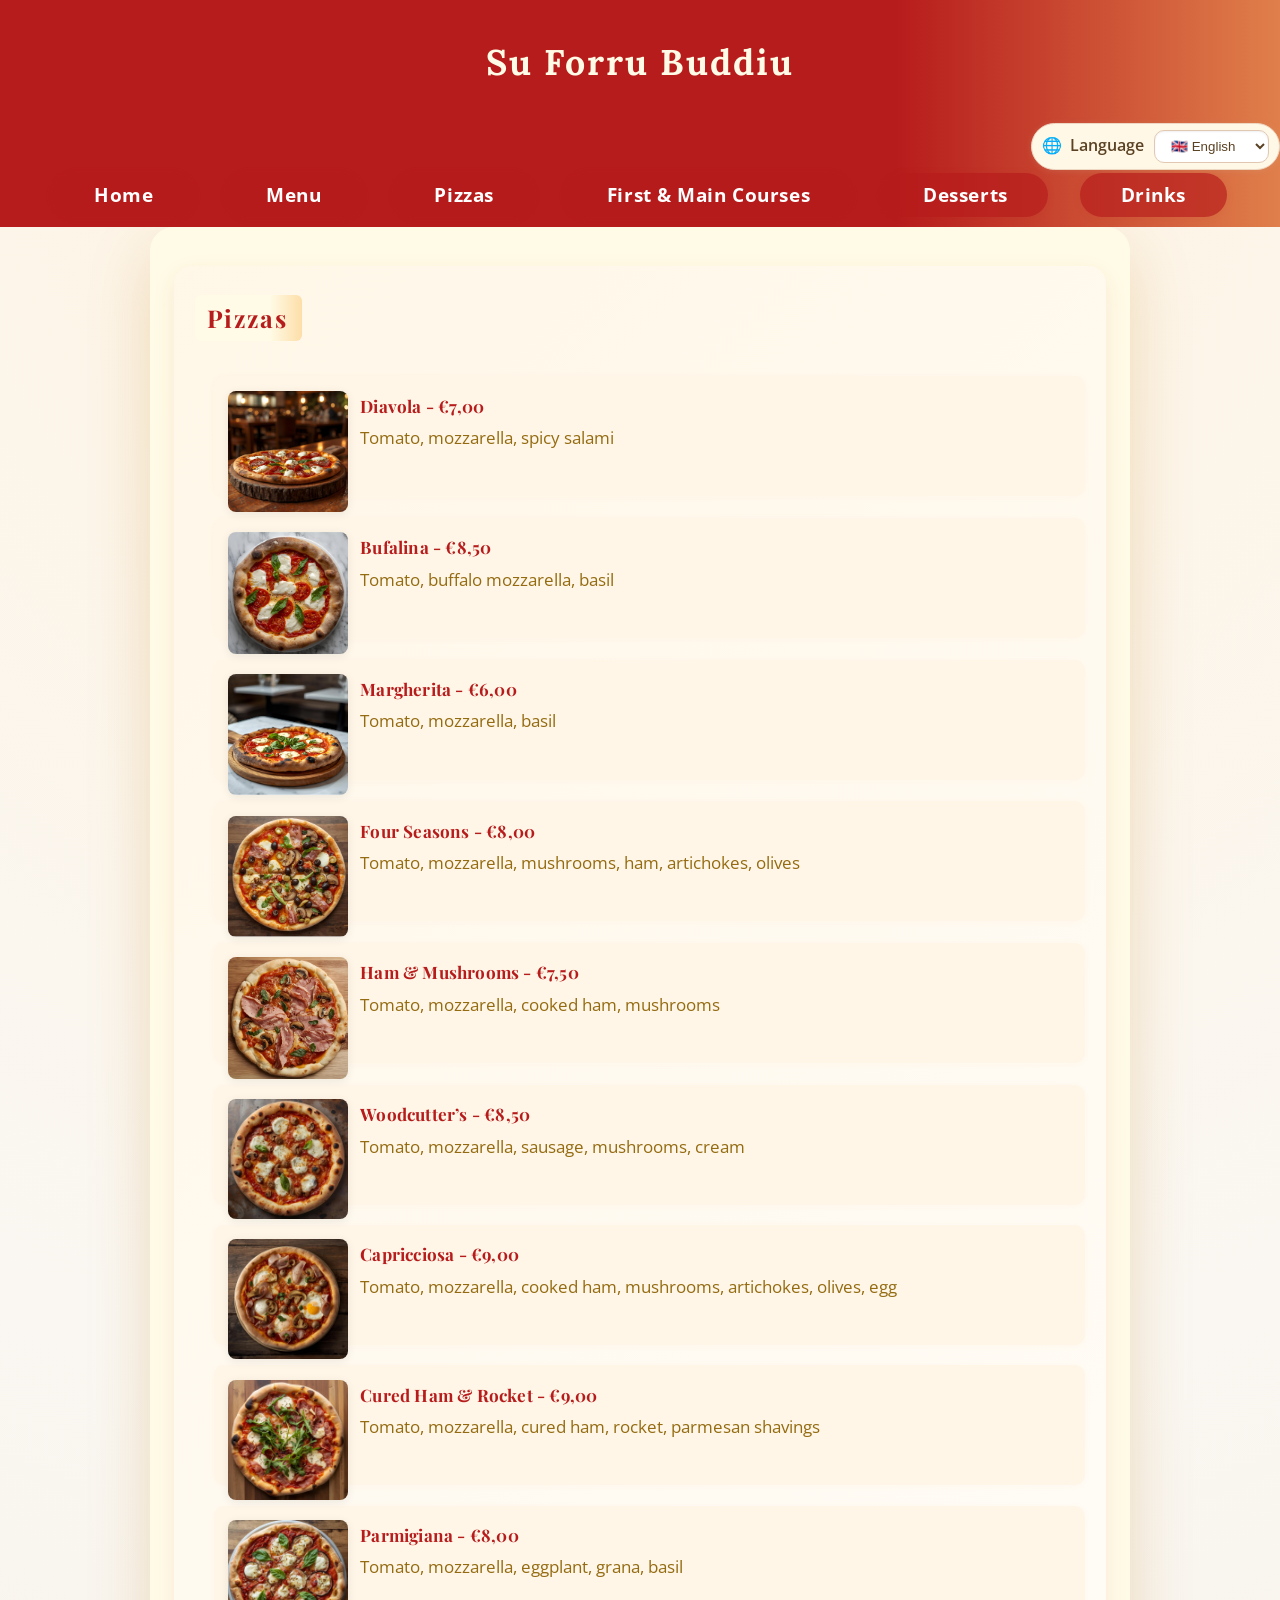
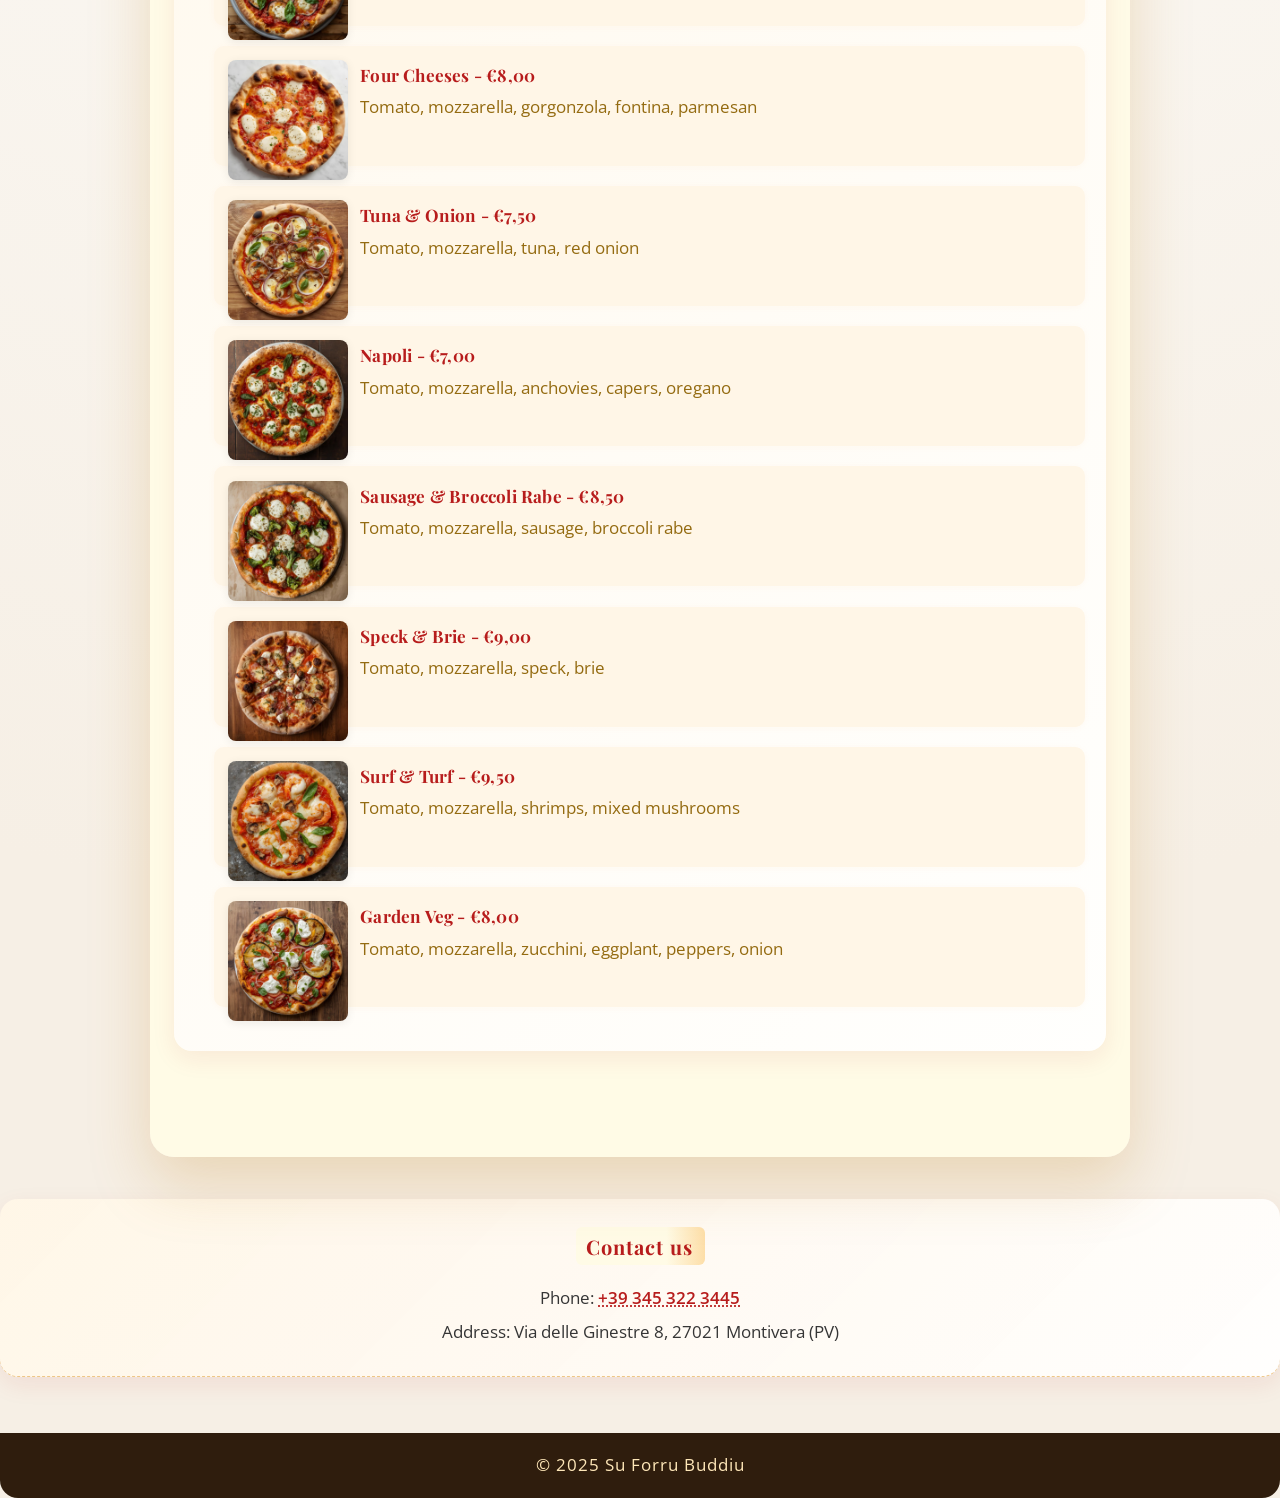
<file: pizze.html>
<!DOCTYPE html>
<html lang="it">
<head>
    <meta charset="UTF-8">
    <meta name="viewport" content="width=device-width, initial-scale=1.0">
    <title>Pizze | Su Forru Buddiu</title>
    <link rel="stylesheet" href="stile.css">
</head>
<body>
    <header>
        <h1>Su Forru Buddiu</h1>
        <div style="text-align:right; margin:6px 0 10px 0;">
          <div style="display:inline-flex; align-items:center; gap:8px; padding:6px 10px; border-radius:999px; background:#fff8e6; border:1px solid #efd8c3; box-shadow:0 1px 6px #d1b7a130;">
            <span style="font-weight:700; color:#5a4123;">🌐</span>
            <label for="lang-select" style="margin-right:2px; font-weight:600; color:#5a4123;" data-i18n-label="lang.label">Lingua</label>
            <select id="lang-select" style="padding:7px 12px; border-radius:10px; border:1px solid #e1c8b3; color:#5a4123; background:#ffffff; box-shadow: inset 0 1px 2px #00000010; cursor:pointer;">
              <option value="it">🇮🇹 Italiano</option>
              <option value="en">🇬🇧 English</option>
              <option value="es">🇪🇸 Español</option>
            </select>
          </div>
        </div>
        <nav>
            <ul>
                <li><a href="index.html" data-i18n="nav.home">Home</a></li>
                <li><a href="menu.html" data-i18n="nav.menu">Menu</a></li>
                <li><a href="pizze.html" data-i18n="nav.pizze">Pizze</a></li>
                <li><a href="primi_e_secondi.html" data-i18n="nav.primi">Primi e Secondi</a></li>
                <li><a href="dolci.html" data-i18n="nav.dolci">Dolci</a></li>
                <li><a href="bevande.html" data-i18n="nav.bevande">Bevande</a></li>
            </ul>
        </nav>
    </header>
    <main>
        <section id="pizze">
            <h2 data-i18n="sections.pizze">Pizze</h2>
            <ul class="menu-list">
                <li><img src="img/diavola.png" alt="Pizza Diavola" style="width:120px; float:left; margin:6px 12px 6px 0; border-radius:8px; box-shadow:0 2px 10px #00000014;">
                    <div class="menu-item"><div class="title"><strong data-i18n="item.diavola.title">Diavola</strong> - €7,00</div>
                        <div class="desc" data-i18n="item.diavola.desc">Pomodoro, mozzarella, salame piccante</div>
                    </div>
                </li>
                <li><img src="img/bufalina.png" alt="Pizza Bufalina" style="width:120px; float:left; margin:6px 12px 6px 0; border-radius:8px; box-shadow:0 2px 10px #00000014;">
                    <div class="menu-item"><div class="title"><strong data-i18n="item.bufalina.title">Bufalina</strong> - €8,50</div>
                        <div class="desc" data-i18n="item.bufalina.desc">Pomodoro, mozzarella di bufala, basilico</div>
                    </div>
                </li>
                <li><img src="img/margherita.png" alt="Pizza Margherita" style="width:120px; float:left; margin:6px 12px 6px 0; border-radius:8px; box-shadow:0 2px 10px #00000014;">
                    <div class="menu-item"><div class="title"><strong data-i18n="item.margherita.title">Margherita</strong> - €6,00</div>
                        <div class="desc" data-i18n="item.margherita.desc">Pomodoro, mozzarella, basilico</div>
                    </div>
                </li>
                <li><img src="img/quattro_stagioni.png" alt="Pizza Quattro Stagioni" style="width:120px; float:left; margin:6px 12px 6px 0; border-radius:8px; box-shadow:0 2px 10px #00000014;">
                    <div class="menu-item"><div class="title"><strong data-i18n="item.quattro_stagioni.title">Quattro Stagioni</strong> - €8,00</div>
                        <div class="desc" data-i18n="item.quattro_stagioni.desc">Pomodoro, mozzarella, funghi, prosciutto, carciofi, olive</div>
                    </div>
                </li>
                <li><img src="img/prosciutto_funghi.png" alt="Pizza Prosciutto e Funghi" style="width:120px; float:left; margin:6px 12px 6px 0; border-radius:8px; box-shadow:0 2px 10px #00000014;">
                    <div class="menu-item"><div class="title"><strong data-i18n="item.prosciutto_funghi.title">Prosciutto e Funghi</strong> - €7,50</div>
                        <div class="desc" data-i18n="item.prosciutto_funghi.desc">Pomodoro, mozzarella, prosciutto cotto, funghi</div>
                    </div>
                </li>
                <li><img src="img/boscaiola.png" alt="Pizza Boscaiola" style="width:120px; float:left; margin:6px 12px 6px 0; border-radius:8px; box-shadow:0 2px 10px #00000014;"><div class="menu-item"><div class="title"><strong data-i18n="item.boscaiola.title">Boscaiola</strong> - €8,50</div><div class="desc" data-i18n="item.boscaiola.desc">Pomodoro, mozzarella, salsiccia, funghi, panna</div></div></li>
                <li><img src="img/capricciosa.png" alt="Pizza Capricciosa" style="width:120px; float:left; margin:6px 12px 6px 0; border-radius:8px; box-shadow:0 2px 10px #00000014;"><div class="menu-item"><div class="title"><strong data-i18n="item.capricciosa.title">Capricciosa</strong> - €9,00</div><div class="desc" data-i18n="item.capricciosa.desc">Pomodoro, mozzarella, prosciutto cotto, funghi, carciofi, olive, uovo</div></div></li>
                <li><img src="img/crudo_rucola.png" alt="Pizza Crudo e Rucola" style="width:120px; float:left; margin:6px 12px 6px 0; border-radius:8px; box-shadow:0 2px 10px #00000014;"><div class="menu-item"><div class="title"><strong data-i18n="item.crudo_rucola.title">Crudo e Rucola</strong> - €9,00</div><div class="desc" data-i18n="item.crudo_rucola.desc">Pomodoro, mozzarella, prosciutto crudo, rucola, scaglie di grana</div></div></li>
                <li><img src="img/parmigiana.png" alt="Pizza Parmigiana" style="width:120px; float:left; margin:6px 12px 6px 0; border-radius:8px; box-shadow:0 2px 10px #00000014;"><div class="menu-item"><div class="title"><strong data-i18n="item.parmigiana.title">Parmigiana</strong> - €8,00</div><div class="desc" data-i18n="item.parmigiana.desc">Pomodoro, mozzarella, melanzane, grana, basilico</div></div></li>
                <li><img src="img/quattro_formaggi.png" alt="Pizza Quattro Formaggi" style="width:120px; float:left; margin:6px 12px 6px 0; border-radius:8px; box-shadow:0 2px 10px #00000014;"><div class="menu-item"><div class="title"><strong data-i18n="item.quattro_formaggi.title">Quattro Formaggi</strong> - €8,00</div><div class="desc" data-i18n="item.quattro_formaggi.desc">Pomodoro, mozzarella, gorgonzola, fontina, parmigiano</div></div></li>
                <li><img src="img/tonno_cipolla.png" alt="Pizza Tonno e Cipolla" style="width:120px; float:left; margin:6px 12px 6px 0; border-radius:8px; box-shadow:0 2px 10px #00000014;"><div class="menu-item"><div class="title"><strong data-i18n="item.tonno_cipolla.title">Tonno e Cipolla</strong> - €7,50</div><div class="desc" data-i18n="item.tonno_cipolla.desc">Pomodoro, mozzarella, tonno, cipolla rossa</div></div></li>
                <li><img src="img/napoli.png" alt="Pizza Napoli" style="width:120px; float:left; margin:6px 12px 6px 0; border-radius:8px; box-shadow:0 2px 10px #00000014;"><div class="menu-item"><div class="title"><strong data-i18n="item.napoli.title">Napoli</strong> - €7,00</div><div class="desc" data-i18n="item.napoli.desc">Pomodoro, mozzarella, acciughe, capperi, origano</div></div></li>
                <li><img src="img/salsiccia_friarielli.png" alt="Pizza Salsiccia e Friarielli" style="width:120px; float:left; margin:6px 12px 6px 0; border-radius:8px; box-shadow:0 2px 10px #00000014;"><div class="menu-item"><div class="title"><strong data-i18n="item.salsiccia_friarielli.title">Salsiccia e Friarielli</strong> - €8,50</div><div class="desc" data-i18n="item.salsiccia_friarielli.desc">Pomodoro, mozzarella, salsiccia, friarielli</div></div></li>
                <li><img src="img/speck_brie.png" alt="Pizza Speck e Brie" style="width:120px; float:left; margin:6px 12px 6px 0; border-radius:8px; box-shadow:0 2px 10px #00000014;"><div class="menu-item"><div class="title"><strong data-i18n="item.speck_brie.title">Speck e Brie</strong> - €9,00</div><div class="desc" data-i18n="item.speck_brie.desc">Pomodoro, mozzarella, speck, brie</div></div></li>
                <li><img src="img/mare_monti.png" alt="Pizza Mare e Monti" style="width:120px; float:left; margin:6px 12px 6px 0; border-radius:8px; box-shadow:0 2px 10px #00000014;"><div class="menu-item"><div class="title"><strong data-i18n="item.mare_monti.title">Mare e Monti</strong> - €9,50</div><div class="desc" data-i18n="item.mare_monti.desc">Pomodoro, mozzarella, gamberetti, funghi misti</div></div></li>
                <li><img src="img/ortolana.png" alt="Pizza Ortolana" style="width:120px; float:left; margin:6px 12px 6px 0; border-radius:8px; box-shadow:0 2px 10px #00000014;"><div class="menu-item"><div class="title"><strong data-i18n="item.ortolana.title">Ortolana</strong> - €8,00</div><div class="desc" data-i18n="item.ortolana.desc">Pomodoro, mozzarella, zucchine, melanzane, peperoni, cipolla</div></div></li>
            </ul>
        </section>
    </main>
    <section id="contatti" style="margin-top:2.6em; margin-bottom:1.3em; text-align:center;">
      <h2 style="font-size:1.25em; color:#b71c1c; letter-spacing:1px;" data-i18n="contacts.title">Contatti</h2>
      <p style="font-size:1.07em; margin:0.4em 0;"><span data-i18n="contacts.phone">Telefono</span>: <a href="tel:+393453223445" style="color:#b71c1c; font-weight:600; text-decoration:underline dotted;">+39 345 322 3445</a></p>
      <p style="font-size:1.07em;"><span data-i18n="contacts.address">Indirizzo</span>: Via delle Ginestre 8, 27021 Montivera (PV)</p>
    </section>
    <footer>
        <p>&copy; 2025 Su Forru Buddiu</p>
    </footer>
    <script>
      (function() {
        var translations = {
          it: {
            'lang.label': 'Lingua',
            'nav.home': 'Home',
            'nav.menu': 'Menu',
            'nav.pizze': 'Pizze',
            'nav.primi': 'Primi e Secondi',
            'nav.dolci': 'Dolci',
            'nav.bevande': 'Bevande',
            'sections.pizze': 'Pizze',
            'contacts.title': 'Contatti',
            'contacts.phone': 'Telefono',
            'contacts.address': 'Indirizzo',
            'item.diavola.title': 'Diavola',
            'item.diavola.desc': 'Pomodoro, mozzarella, salame piccante',
            'item.bufalina.desc': 'Pomodoro, mozzarella di bufala, basilico',
            'item.bufalina.title': 'Bufalina',
            'item.margherita.desc': 'Pomodoro, mozzarella, basilico',
            'item.margherita.title': 'Margherita',
            'item.quattro_stagioni.desc': 'Pomodoro, mozzarella, funghi, prosciutto, carciofi, olive',
            'item.quattro_stagioni.title': 'Quattro Stagioni',
            'item.prosciutto_funghi.desc': 'Pomodoro, mozzarella, prosciutto cotto, funghi',
            'item.prosciutto_funghi.title': 'Prosciutto e Funghi',
            'item.boscaiola.desc': 'Pomodoro, mozzarella, salsiccia, funghi, panna',
            'item.boscaiola.title': 'Boscaiola',
            'item.capricciosa.desc': 'Pomodoro, mozzarella, prosciutto cotto, funghi, carciofi, olive, uovo',
            'item.capricciosa.title': 'Capricciosa',
            'item.crudo_rucola.desc': 'Pomodoro, mozzarella, prosciutto crudo, rucola, scaglie di grana',
            'item.crudo_rucola.title': 'Crudo e Rucola',
            'item.parmigiana.desc': 'Pomodoro, mozzarella, melanzane, grana, basilico',
            'item.parmigiana.title': 'Parmigiana',
            'item.quattro_formaggi.desc': 'Pomodoro, mozzarella, gorgonzola, fontina, parmigiano',
            'item.quattro_formaggi.title': 'Quattro Formaggi',
            'item.tonno_cipolla.desc': 'Pomodoro, mozzarella, tonno, cipolla rossa',
            'item.tonno_cipolla.title': 'Tonno e Cipolla',
            'item.napoli.desc': 'Pomodoro, mozzarella, acciughe, capperi, origano',
            'item.napoli.title': 'Napoli',
            'item.salsiccia_friarielli.desc': 'Pomodoro, mozzarella, salsiccia, friarielli',
            'item.salsiccia_friarielli.title': 'Salsiccia e Friarielli',
            'item.speck_brie.desc': 'Pomodoro, mozzarella, speck, brie',
            'item.speck_brie.title': 'Speck e Brie',
            'item.mare_monti.desc': 'Pomodoro, mozzarella, gamberetti, funghi misti',
            'item.mare_monti.title': 'Mare e Monti',
            'item.ortolana.desc': 'Pomodoro, mozzarella, zucchine, melanzane, peperoni, cipolla'
            ,
            'item.ortolana.title': 'Ortolana'
          },
          en: {
            'lang.label': 'Language',
            'nav.home': 'Home',
            'nav.menu': 'Menu',
            'nav.pizze': 'Pizzas',
            'nav.primi': 'First & Main Courses',
            'nav.dolci': 'Desserts',
            'nav.bevande': 'Drinks',
            'sections.pizze': 'Pizzas',
            'contacts.title': 'Contact us',
            'contacts.phone': 'Phone',
            'contacts.address': 'Address',
            'item.diavola.title': 'Diavola',
            'item.diavola.desc': 'Tomato, mozzarella, spicy salami',
            'item.bufalina.desc': 'Tomato, buffalo mozzarella, basil',
            'item.bufalina.title': 'Bufalina',
            'item.margherita.desc': 'Tomato, mozzarella, basil',
            'item.margherita.title': 'Margherita',
            'item.quattro_stagioni.desc': 'Tomato, mozzarella, mushrooms, ham, artichokes, olives',
            'item.quattro_stagioni.title': 'Four Seasons',
            'item.prosciutto_funghi.desc': 'Tomato, mozzarella, cooked ham, mushrooms',
            'item.prosciutto_funghi.title': 'Ham & Mushrooms',
            'item.boscaiola.desc': 'Tomato, mozzarella, sausage, mushrooms, cream',
            'item.boscaiola.title': 'Woodcutter’s',
            'item.capricciosa.desc': 'Tomato, mozzarella, cooked ham, mushrooms, artichokes, olives, egg',
            'item.capricciosa.title': 'Capricciosa',
            'item.crudo_rucola.desc': 'Tomato, mozzarella, cured ham, rocket, parmesan shavings',
            'item.crudo_rucola.title': 'Cured Ham & Rocket',
            'item.parmigiana.desc': 'Tomato, mozzarella, eggplant, grana, basil',
            'item.parmigiana.title': 'Parmigiana',
            'item.quattro_formaggi.desc': 'Tomato, mozzarella, gorgonzola, fontina, parmesan',
            'item.quattro_formaggi.title': 'Four Cheeses',
            'item.tonno_cipolla.desc': 'Tomato, mozzarella, tuna, red onion',
            'item.tonno_cipolla.title': 'Tuna & Onion',
            'item.napoli.desc': 'Tomato, mozzarella, anchovies, capers, oregano',
            'item.napoli.title': 'Napoli',
            'item.salsiccia_friarielli.desc': 'Tomato, mozzarella, sausage, broccoli rabe',
            'item.salsiccia_friarielli.title': 'Sausage & Broccoli Rabe',
            'item.speck_brie.desc': 'Tomato, mozzarella, speck, brie',
            'item.speck_brie.title': 'Speck & Brie',
            'item.mare_monti.desc': 'Tomato, mozzarella, shrimps, mixed mushrooms',
            'item.mare_monti.title': 'Surf & Turf',
            'item.ortolana.desc': 'Tomato, mozzarella, zucchini, eggplant, peppers, onion'
            ,
            'item.ortolana.title': 'Garden Veg'
          },
          es: {
            'lang.label': 'Idioma',
            'nav.home': 'Inicio',
            'nav.menu': 'Menú',
            'nav.pizze': 'Pizzas',
            'nav.primi': 'Primeros y Segundos',
            'nav.dolci': 'Postres',
            'nav.bevande': 'Bebidas',
            'sections.pizze': 'Pizzas',
            'contacts.title': 'Contacto',
            'contacts.phone': 'Teléfono',
            'contacts.address': 'Dirección',
            'item.diavola.title': 'Diavola',
            'item.diavola.desc': 'Tomate, mozzarella, salami picante',
            'item.bufalina.desc': 'Tomate, mozzarella de búfala, albahaca',
            'item.bufalina.title': 'Bufalina',
            'item.margherita.desc': 'Tomate, mozzarella, albahaca',
            'item.margherita.title': 'Margherita',
            'item.quattro_stagioni.desc': 'Tomate, mozzarella, setas, jamón, alcachofas, aceitunas',
            'item.quattro_stagioni.title': 'Cuatro Estaciones',
            'item.prosciutto_funghi.desc': 'Tomate, mozzarella, jamón cocido, setas',
            'item.prosciutto_funghi.title': 'Jamón y Setas',
            'item.boscaiola.desc': 'Tomate, mozzarella, salchicha, setas, nata',
            'item.boscaiola.title': 'Boscaiola',
            'item.capricciosa.desc': 'Tomate, mozzarella, jamón cocido, setas, alcachofas, aceitunas, huevo',
            'item.capricciosa.title': 'Caprichosa',
            'item.crudo_rucola.desc': 'Tomate, mozzarella, jamón curado, rúcula, lascas de parmesano',
            'item.crudo_rucola.title': 'Jamón Curado y Rúcula',
            'item.parmigiana.desc': 'Tomate, mozzarella, berenjena, grana, albahaca',
            'item.parmigiana.title': 'Parmigiana',
            'item.quattro_formaggi.desc': 'Tomate, mozzarella, gorgonzola, fontina, parmesano',
            'item.quattro_formaggi.title': 'Cuatro Quesos',
            'item.tonno_cipolla.desc': 'Tomate, mozzarella, atún, cebolla roja',
            'item.tonno_cipolla.title': 'Atún y Cebolla',
            'item.napoli.desc': 'Tomate, mozzarella, anchoas, alcaparras, orégano',
            'item.napoli.title': 'Nápoles',
            'item.salsiccia_friarielli.desc': 'Tomate, mozzarella, salchicha, grelos',
            'item.salsiccia_friarielli.title': 'Salchicha y Grelos',
            'item.speck_brie.desc': 'Tomate, mozzarella, speck, brie',
            'item.speck_brie.title': 'Speck y Brie',
            'item.mare_monti.desc': 'Tomate, mozzarella, gambas, setas mixtas',
            'item.mare_monti.title': 'Mar y Montaña',
            'item.ortolana.desc': 'Tomate, mozzarella, calabacín, berenjena, pimientos, cebolla',
            'item.ortolana.title': 'Hortelana'
          }
        };

        function applyTranslations(lang) {
          var dict = translations[lang] || translations.it;
          var nodes = document.querySelectorAll('[data-i18n]');
          nodes.forEach(function(node) {
            var key = node.getAttribute('data-i18n');
            if (dict[key]) node.textContent = dict[key];
          });
          var labelNodes = document.querySelectorAll('[data-i18n-label]');
          labelNodes.forEach(function(node) {
            var key = node.getAttribute('data-i18n-label');
            if (dict[key]) node.textContent = dict[key];
          });
        }

        var select = document.getElementById('lang-select');
        var saved = localStorage.getItem('sfblang') || (navigator.language || 'it').slice(0, 2);
        if (!translations[saved]) saved = 'it';
        select.value = saved;
        applyTranslations(saved);
        select.addEventListener('change', function() {
          var lang = select.value;
          localStorage.setItem('sfblang', lang);
          applyTranslations(lang);
        });
      })();
    </script>
</body>
</html>
</file>
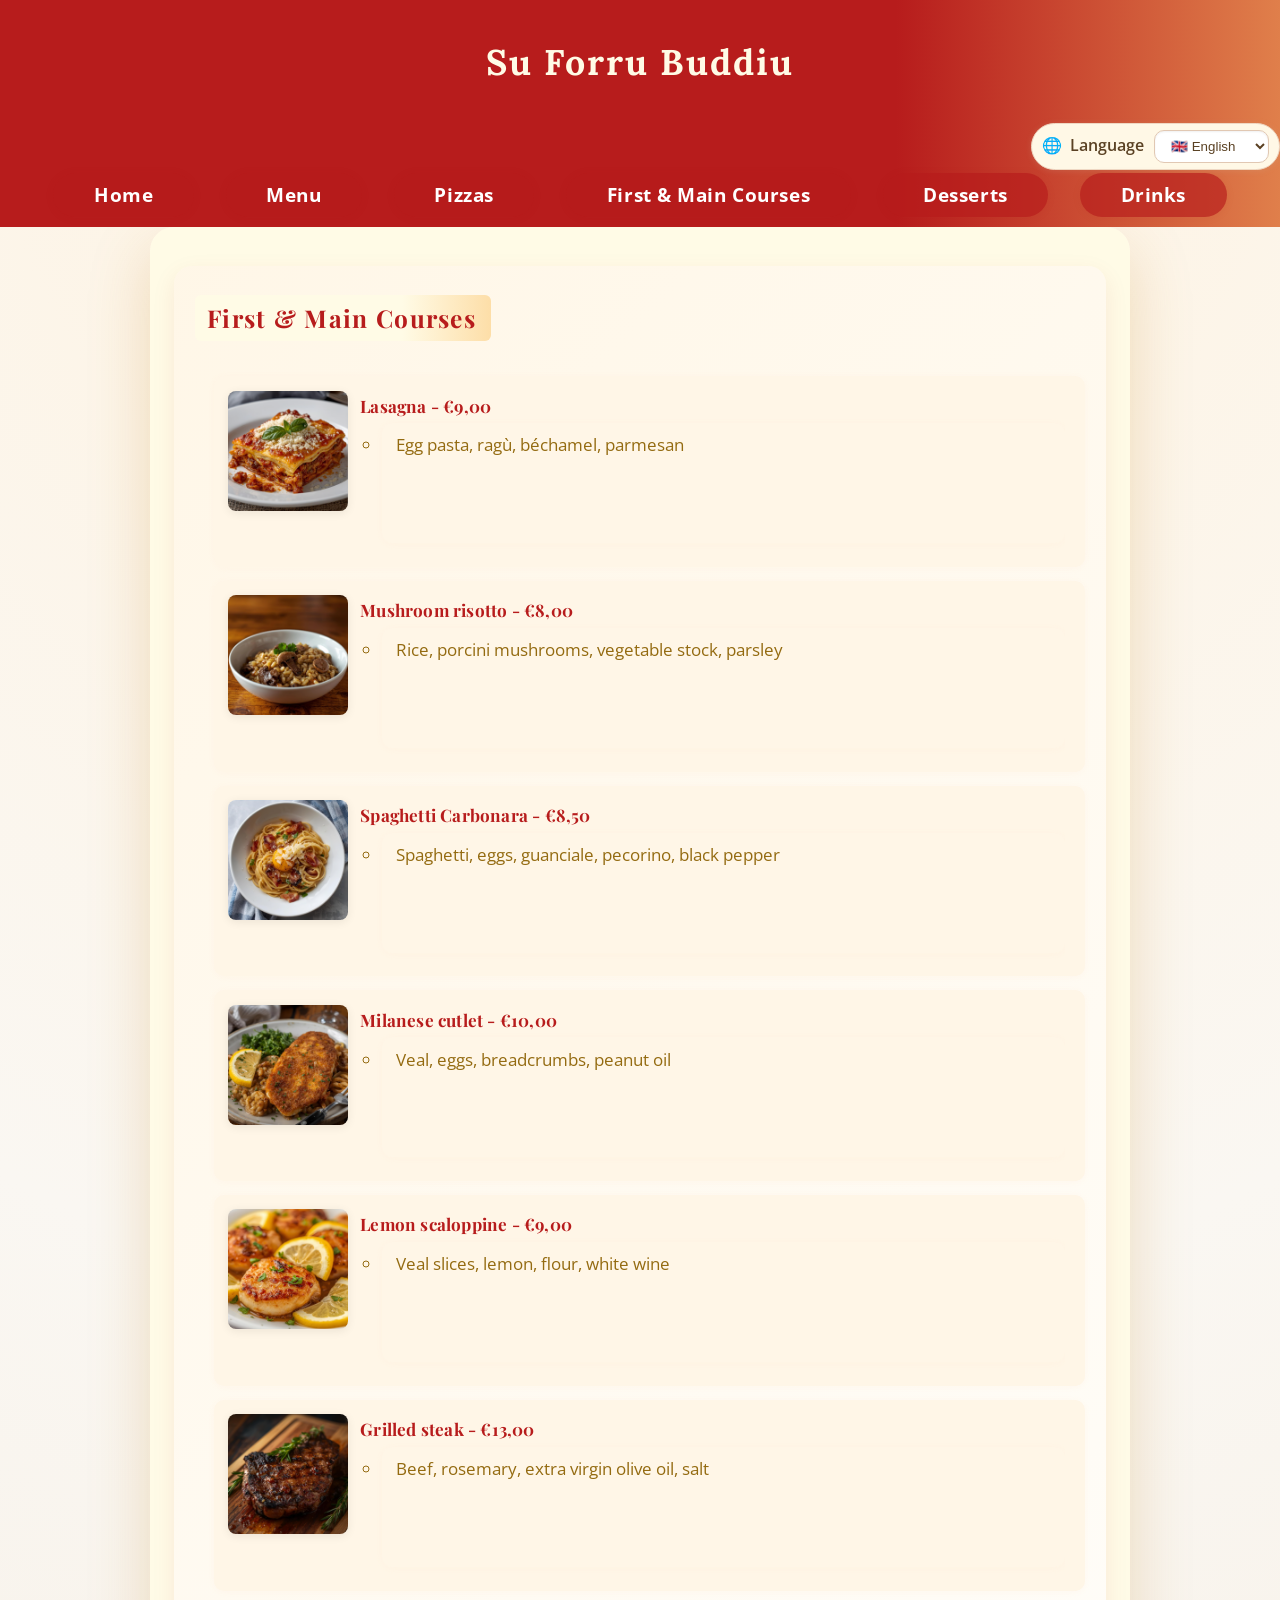
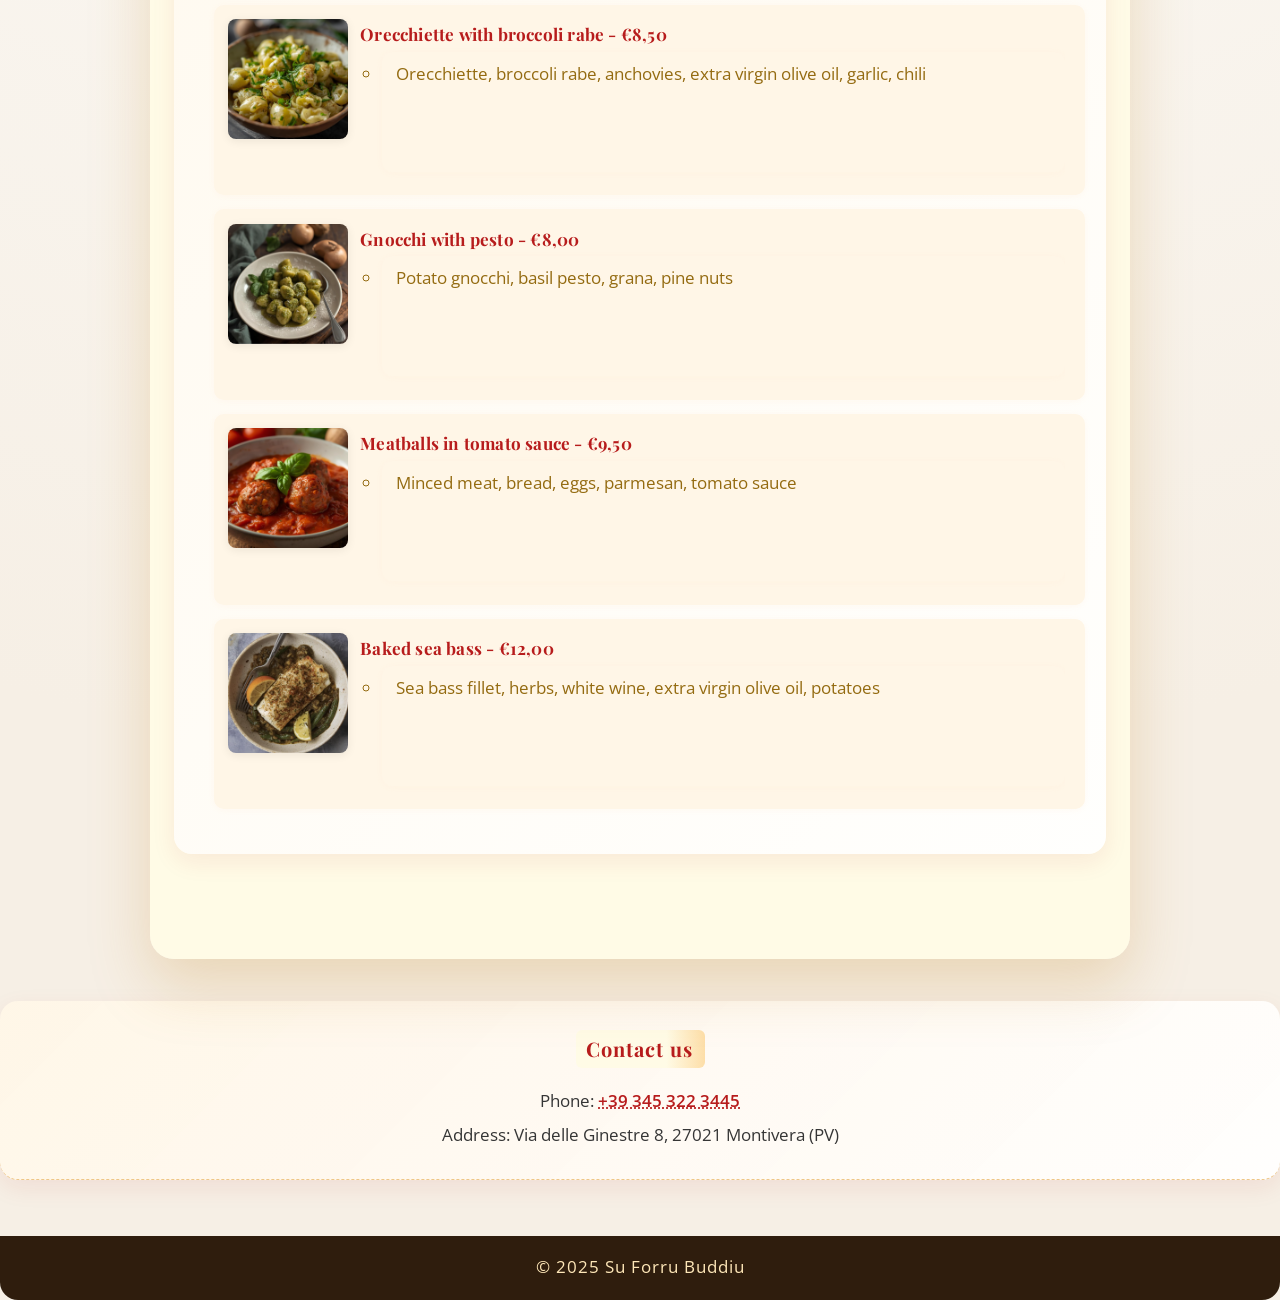
<file: primi_e_secondi.html>
<!DOCTYPE html>
<html lang="it">
<head>
    <meta charset="UTF-8">
    <meta name="viewport" content="width=device-width, initial-scale=1.0">
    <title>Primi e Secondi | Su Forru Buddiu</title>
    <link rel="stylesheet" href="stile.css">
</head>
<body>
    <header>
        <h1>Su Forru Buddiu</h1>
        <div style="text-align:right; margin:6px 0 10px 0;">
          <div style="display:inline-flex; align-items:center; gap:8px; padding:6px 10px; border-radius:999px; background:#fff8e6; border:1px solid #efd8c3; box-shadow:0 1px 6px #d1b7a130;">
            <span style="font-weight:700; color:#5a4123;">🌐</span>
            <label for="lang-select" style="margin-right:2px; font-weight:600; color:#5a4123;" data-i18n-label="lang.label">Lingua</label>
            <select id="lang-select" style="padding:7px 12px; border-radius:10px; border:1px solid #e1c8b3; color:#5a4123; background:#ffffff; box-shadow: inset 0 1px 2px #00000010; cursor:pointer;">
              <option value="it">🇮🇹 Italiano</option>
              <option value="en">🇬🇧 English</option>
              <option value="es">🇪🇸 Español</option>
            </select>
          </div>
        </div>
        <nav>
            <ul>
                <li><a href="index.html" data-i18n="nav.home">Home</a></li>
                <li><a href="menu.html" data-i18n="nav.menu">Menu</a></li>
                <li><a href="pizze.html" data-i18n="nav.pizze">Pizze</a></li>
                <li><a href="primi_e_secondi.html" data-i18n="nav.primi">Primi e Secondi</a></li>
                <li><a href="dolci.html" data-i18n="nav.dolci">Dolci</a></li>
                <li><a href="bevande.html" data-i18n="nav.bevande">Bevande</a></li>
            </ul>
        </nav>
    </header>
    <main>
        <section id="primisecondi">
            <h2 data-i18n="sections.primi">Primi e Secondi</h2>
            <ul class="menu-list">
                <li>
                    <img src="img/lasagna.png" alt="Lasagna" style="width:120px; float:left; margin:6px 12px 6px 0; border-radius:8px; box-shadow:0 2px 10px #00000014;">
                    <div class="menu-item">
                        <div class="title"><strong data-i18n="item.lasagna.title">Lasagna</strong> - €9,00</div>
                        <ul>
                            <li data-i18n="item.lasagna.desc">Pasta all'uovo, ragù, besciamella, parmigiano</li>
                        </ul>
                    </div>
                </li>
                <li>
                    <img src="img/risotto_funghi.png" alt="Risotto ai funghi" style="width:120px; float:left; margin:6px 12px 6px 0; border-radius:8px; box-shadow:0 2px 10px #00000014;">
                    <div class="menu-item">
                        <div class="title"><strong data-i18n="item.risotto_funghi.title">Risotto ai funghi</strong> - €8,00</div>
                        <ul>
                            <li data-i18n="item.risotto_funghi.desc">Riso, funghi porcini, brodo vegetale, prezzemolo</li>
                        </ul>
                    </div>
                </li>
                <li>
                    <img src="img/carbonara.png" alt="Spaghetti alla Carbonara" style="width:120px; float:left; margin:6px 12px 6px 0; border-radius:8px; box-shadow:0 2px 10px #00000014;">
                    <div class="menu-item">
                        <div class="title"><strong data-i18n="item.carbonara.title">Spaghetti alla Carbonara</strong> - €8,50</div>
                        <ul>
                            <li data-i18n="item.carbonara.desc">Spaghetti, uova, guanciale, pecorino, pepe nero</li>
                        </ul>
                    </div>
                </li>
                <li>
                    <img src="img/cotoletta_milanese.png" alt="Cotoletta alla Milanese" style="width:120px; float:left; margin:6px 12px 6px 0; border-radius:8px; box-shadow:0 2px 10px #00000014;">
                    <div class="menu-item">
                        <div class="title"><strong data-i18n="item.cotoletta_milanese.title">Cotoletta alla Milanese</strong> - €10,00</div>
                        <ul>
                            <li data-i18n="item.cotoletta_milanese.desc">Vitello, uova, pangrattato, olio di arachide</li>
                        </ul>
                    </div>
                </li>
                <li>
                    <img src="img/scaloppine_limone.png" alt="Scaloppine al limone" style="width:120px; float:left; margin:6px 12px 6px 0; border-radius:8px; box-shadow:0 2px 10px #00000014;">
                    <div class="menu-item">
                        <div class="title"><strong data-i18n="item.scaloppine_limone.title">Scaloppine al limone</strong> - €9,00</div>
                        <ul>
                            <li data-i18n="item.scaloppine_limone.desc">Fettine di vitello, limone, farina, vino bianco</li>
                        </ul>
                    </div>
                </li>
                <li>
                    <img src="img/bistecca_ferri.png" alt="Bistecca ai ferri" style="width:120px; float:left; margin:6px 12px 6px 0; border-radius:8px; box-shadow:0 2px 10px #00000014;">
                    <div class="menu-item">
                        <div class="title"><strong data-i18n="item.bistecca_ferri.title">Bistecca ai ferri</strong> - €13,00</div>
                        <ul>
                            <li data-i18n="item.bistecca_ferri.desc">Manzo, rosmarino, olio extravergine, sale</li>
                        </ul>
                    </div>
                </li>
                <li>
                    <img src="img/orechiette_cime_rapa.png" alt="Orecchiette alle Cime di Rapa" style="width:120px; float:left; margin:6px 12px 6px 0; border-radius:8px; box-shadow:0 2px 10px #00000014;">
                    <div class="menu-item">
                        <div class="title"><strong data-i18n="item.orecchiette_cime_rapa.title">Orecchiette alle Cime di Rapa</strong> - €8,50</div>
                        <ul>
                            <li data-i18n="item.orecchiette_cime_rapa.desc">Orecchiette, cime di rapa, acciughe, olio extravergine, aglio, peperoncino</li>
                        </ul>
                    </div>
                </li>
                <li>
                    <img src="img/gnocchi_pesto.png" alt="Gnocchi al Pesto" style="width:120px; float:left; margin:6px 12px 6px 0; border-radius:8px; box-shadow:0 2px 10px #00000014;">
                    <div class="menu-item">
                        <div class="title"><strong data-i18n="item.gnocchi_pesto.title">Gnocchi al Pesto</strong> - €8,00</div>
                        <ul>
                            <li data-i18n="item.gnocchi_pesto.desc">Gnocchi di patate, pesto di basilico, grana, pinoli</li>
                        </ul>
                    </div>
                </li>
                <li>
                    <img src="img/polpette_sugo.png" alt="Polpette al Sugo" style="width:120px; float:left; margin:6px 12px 6px 0; border-radius:8px; box-shadow:0 2px 10px #00000014;">
                    <div class="menu-item">
                        <div class="title"><strong data-i18n="item.polpette_sugo.title">Polpette al Sugo</strong> - €9,50</div>
                        <ul>
                            <li data-i18n="item.polpette_sugo.desc">Carne macinata, pane, uova, parmigiano, salsa di pomodoro</li>
                        </ul>
                    </div>
                </li>
                <li>
                    <img src="img/branzino_forno.png" alt="Branzino al Forno" style="width:120px; float:left; margin:6px 12px 6px 0; border-radius:8px; box-shadow:0 2px 10px #00000014;">
                    <div class="menu-item">
                        <div class="title"><strong data-i18n="item.branzino_forno.title">Branzino al Forno</strong> - €12,00</div>
                        <ul>
                            <li data-i18n="item.branzino_forno.desc">Filetto di branzino, erbe aromatiche, vino bianco, olio extravergine, patate</li>
                        </ul>
                    </div>
                </li>
            </ul>
        </section>
    </main>
    <section id="contatti" style="margin-top:2.6em; margin-bottom:1.3em; text-align:center;">
      <h2 style="font-size:1.25em; color:#b71c1c; letter-spacing:1px;" data-i18n="contacts.title">Contatti</h2>
      <p style="font-size:1.07em; margin:0.4em 0;"><span data-i18n="contacts.phone">Telefono</span>: <a href="tel:+393453223445" style="color:#b71c1c; font-weight:600; text-decoration:underline dotted;">+39 345 322 3445</a></p>
      <p style="font-size:1.07em;"><span data-i18n="contacts.address">Indirizzo</span>: Via delle Ginestre 8, 27021 Montivera (PV)</p>
    </section>
    <footer>
        <p>&copy; 2025 Su Forru Buddiu</p>
    </footer>
    <script>
      (function() {
      var translations = {
          it: {
            'lang.label': 'Lingua',
            'nav.home': 'Home',
            'nav.menu': 'Menu',
            'nav.pizze': 'Pizze',
            'nav.primi': 'Primi e Secondi',
            'nav.dolci': 'Dolci',
            'nav.bevande': 'Bevande',
          'sections.primi': 'Primi e Secondi',
            'contacts.title': 'Contatti',
            'contacts.phone': 'Telefono',
          'contacts.address': 'Indirizzo',
          'item.lasagna.title': 'Lasagna',
          'item.lasagna.desc': "Pasta all'uovo, ragù, besciamella, parmigiano",
          'item.risotto_funghi.title': 'Risotto ai funghi',
          'item.risotto_funghi.desc': 'Riso, funghi porcini, brodo vegetale, prezzemolo',
          'item.carbonara.title': 'Spaghetti alla Carbonara',
          'item.carbonara.desc': 'Spaghetti, uova, guanciale, pecorino, pepe nero',
          'item.cotoletta_milanese.title': 'Cotoletta alla Milanese',
          'item.cotoletta_milanese.desc': 'Vitello, uova, pangrattato, olio di arachide',
          'item.scaloppine_limone.title': 'Scaloppine al limone',
          'item.scaloppine_limone.desc': 'Fettine di vitello, limone, farina, vino bianco',
          'item.bistecca_ferri.title': 'Bistecca ai ferri',
          'item.bistecca_ferri.desc': 'Manzo, rosmarino, olio extravergine, sale',
          'item.orecchiette_cime_rapa.title': 'Orecchiette alle Cime di Rapa',
          'item.orecchiette_cime_rapa.desc': 'Orecchiette, cime di rapa, acciughe, olio extravergine, aglio, peperoncino',
          'item.gnocchi_pesto.title': 'Gnocchi al Pesto',
          'item.gnocchi_pesto.desc': 'Gnocchi di patate, pesto di basilico, grana, pinoli',
          'item.polpette_sugo.title': 'Polpette al Sugo',
          'item.polpette_sugo.desc': 'Carne macinata, pane, uova, parmigiano, salsa di pomodoro',
          'item.branzino_forno.title': 'Branzino al Forno',
          'item.branzino_forno.desc': 'Filetto di branzino, erbe aromatiche, vino bianco, olio extravergine, patate'
          },
          en: {
            'lang.label': 'Language',
            'nav.home': 'Home',
            'nav.menu': 'Menu',
            'nav.pizze': 'Pizzas',
            'nav.primi': 'First & Main Courses',
            'nav.dolci': 'Desserts',
            'nav.bevande': 'Drinks',
          'sections.primi': 'First & Main Courses',
            'contacts.title': 'Contact us',
            'contacts.phone': 'Phone',
          'contacts.address': 'Address',
          'item.lasagna.title': 'Lasagna',
          'item.lasagna.desc': 'Egg pasta, ragù, béchamel, parmesan',
          'item.risotto_funghi.title': 'Mushroom risotto',
          'item.risotto_funghi.desc': 'Rice, porcini mushrooms, vegetable stock, parsley',
          'item.carbonara.title': 'Spaghetti Carbonara',
          'item.carbonara.desc': 'Spaghetti, eggs, guanciale, pecorino, black pepper',
          'item.cotoletta_milanese.title': 'Milanese cutlet',
          'item.cotoletta_milanese.desc': 'Veal, eggs, breadcrumbs, peanut oil',
          'item.scaloppine_limone.title': 'Lemon scaloppine',
          'item.scaloppine_limone.desc': 'Veal slices, lemon, flour, white wine',
          'item.bistecca_ferri.title': 'Grilled steak',
          'item.bistecca_ferri.desc': 'Beef, rosemary, extra virgin olive oil, salt',
          'item.orecchiette_cime_rapa.title': 'Orecchiette with broccoli rabe',
          'item.orecchiette_cime_rapa.desc': 'Orecchiette, broccoli rabe, anchovies, extra virgin olive oil, garlic, chili',
          'item.gnocchi_pesto.title': 'Gnocchi with pesto',
          'item.gnocchi_pesto.desc': 'Potato gnocchi, basil pesto, grana, pine nuts',
          'item.polpette_sugo.title': 'Meatballs in tomato sauce',
          'item.polpette_sugo.desc': 'Minced meat, bread, eggs, parmesan, tomato sauce',
          'item.branzino_forno.title': 'Baked sea bass',
          'item.branzino_forno.desc': 'Sea bass fillet, herbs, white wine, extra virgin olive oil, potatoes'
          },
          es: {
            'lang.label': 'Idioma',
            'nav.home': 'Inicio',
            'nav.menu': 'Menú',
            'nav.pizze': 'Pizzas',
            'nav.primi': 'Primeros y Segundos',
            'nav.dolci': 'Postres',
            'nav.bevande': 'Bebidas',
          'sections.primi': 'Primeros y Segundos',
            'contacts.title': 'Contacto',
            'contacts.phone': 'Teléfono',
          'contacts.address': 'Dirección',
          'item.lasagna.title': 'Lasaña',
          'item.lasagna.desc': 'Pasta al huevo, ragú, bechamel, parmesano',
          'item.risotto_funghi.title': 'Risotto de setas',
          'item.risotto_funghi.desc': 'Arroz, setas porcini, caldo vegetal, perejil',
          'item.carbonara.title': 'Espaguetis a la carbonara',
          'item.carbonara.desc': 'Espaguetis, huevos, guanciale, pecorino, pimienta negra',
          'item.cotoletta_milanese.title': 'Milanesa',
          'item.cotoletta_milanese.desc': 'Ternera, huevos, pan rallado, aceite de cacahuete',
          'item.scaloppine_limone.title': 'Escalopines al limón',
          'item.scaloppine_limone.desc': 'Filetes de ternera, limón, harina, vino blanco',
          'item.bistecca_ferri.title': 'Bistec a la parrilla',
          'item.bistecca_ferri.desc': 'Ternera, romero, aceite de oliva virgen extra, sal',
          'item.orecchiette_cime_rapa.title': 'Orecchiette con grelos',
          'item.orecchiette_cime_rapa.desc': 'Orecchiette, grelos, anchoas, aceite de oliva virgen extra, ajo, chile',
          'item.gnocchi_pesto.title': 'Ñoquis al pesto',
          'item.gnocchi_pesto.desc': 'Ñoquis de patata, pesto de albahaca, grana, piñones',
          'item.polpette_sugo.title': 'Albóndigas en salsa de tomate',
          'item.polpette_sugo.desc': 'Carne picada, pan, huevos, parmesano, salsa de tomate',
          'item.branzino_forno.title': 'Lubina al horno',
          'item.branzino_forno.desc': 'Filete de lubina, hierbas, vino blanco, aceite de oliva virgen extra, patatas'
          }
        };

        function applyTranslations(lang) {
          var dict = translations[lang] || translations.it;
          var nodes = document.querySelectorAll('[data-i18n]');
          nodes.forEach(function(node) {
            var key = node.getAttribute('data-i18n');
            if (dict[key]) node.textContent = dict[key];
          });
          var labelNodes = document.querySelectorAll('[data-i18n-label]');
          labelNodes.forEach(function(node) {
            var key = node.getAttribute('data-i18n-label');
            if (dict[key]) node.textContent = dict[key];
          });
        }

        var select = document.getElementById('lang-select');
        var saved = localStorage.getItem('sfblang') || (navigator.language || 'it').slice(0, 2);
        if (!translations[saved]) saved = 'it';
        select.value = saved;
        applyTranslations(saved);
        select.addEventListener('change', function() {
          var lang = select.value;
          localStorage.setItem('sfblang', lang);
          applyTranslations(lang);
        });
      })();
    </script>
</body>
</html>
</file>
<file: stile.css>
@import url('https://fonts.googleapis.com/css2?family=Lora:wght@700&family=Open+Sans:wght@400;600&family=Playfair+Display:wght@600&display=swap');

:root {
  --primary:#b71c1c;
  --secondary:#fbc16a;
  --cream:#fffbe6;
  --brown:#5a4123;
  --shadow:0 8px 24px #b71c1c14;
}

* {
  margin: 0;
  padding: 0;
  box-sizing: border-box;
}

body {
  font-family: 'Open Sans', Arial, sans-serif;
  background: radial-gradient(circle at top, #fff3e0, #faf7f2 45%, #f6efe5 80%);
  color: #353535;
  line-height: 1.6;
}
img {
  max-width: 100%;
  height: auto;
}

/* Forza sempre la visualizzazione della scrollbar verticale per stabilità menu */
html {
  overflow-y: scroll;
}

/* HEADER SOLO TITolo - resta fisso in alto sopra NAV */
header {
  background: linear-gradient(90deg,#b71c1c 70%,#fbc16a 120%);
  color: #fff;
  padding: 2.1rem 0 0.8rem 0;
  box-shadow: none;
  position: relative;
  z-index: 900;
}

header h1 {
  text-align: center;
  margin-bottom: 32px;
  letter-spacing: 2px;
  font-family: 'Lora', serif;
  font-size: 2.23em;
  font-weight: 700;
  color: #fffbe6;
}

/* NAV-BAR sticky solo bottoni capsula, nessun fondo né shadow sulla barra */
nav {
  position: sticky;
  top: 0;
  z-index: 1000;
  margin-top: 0;
}
nav ul {
  list-style: none;
  display: flex;
  justify-content: center;
  flex-wrap: nowrap;
  gap: 1.4rem;
  padding: 0;
  margin: 0 auto 0.3em auto;
  max-width: 900px;
  background: none;
  border-radius: 0;
  box-shadow: none;
  filter: none;
}
nav a {
  color: #fff;
  background: rgba(183,28,28,0.67);
  text-decoration: none;
  font-family: 'Open Sans', Arial, sans-serif;
  font-weight: 700;
  padding: 0.48em 2.15em;
  font-size: 1.18em;
  border-radius: 26px;
  transition: background 0.17s, color 0.16s;
  box-shadow: 0 1px 10px #b71c1c10;
  letter-spacing: 0.03em;
  margin: 0 0.25em;
  white-space: nowrap;
  outline: none;
  border: none;
}
nav a:active, nav a:focus {
  background: #b71c1c;
  color: #fff;
}
nav a:hover {
  background: #a61717;
  color: #fff;
}

/* (resto invariato per contenuti, sezione, main...) */
main {
  padding: 2.4rem 1.5rem 3.6rem 1.5rem;
  max-width: 980px;
  margin: auto;
  background: rgba(255,251,230,0.95);
  box-shadow: 0 25px 60px #c4862840;
  border-radius: 24px;
  backdrop-filter: blur(6px);
}

section {
  margin-bottom: 3rem;
  padding: 1.8rem 1.3rem 1.9rem 1.3rem;
  border-bottom: 1.5px dashed #efc686;
  border-radius: 18px;
  background: linear-gradient(135deg, rgba(255,246,231,0.95), rgba(255,255,255,0.92));
  box-shadow: var(--shadow);
}
section:last-child {
  border-bottom: none;
}
.menu-list {
  margin-top: 1.2em;
  margin-left: 1.1em;
  line-height: 1.72;
  font-size: 1.07em;
  color: #524b46;
  list-style: none;
}
.menu-list li {
  margin-bottom: 0.82em;
  background: #fff6e7;
  border-radius: 10px;
  box-shadow: 0 1px 6px #ffebd73e;
  padding: 0.48em 1.2em 0.58em 0.85em;
  clear: both;
  min-height: 120px;
}
.menu-list img {
  width: min(120px, 32vw);
  float: left;
  margin: 6px 12px 6px 0;
  border-radius: 12px;
  box-shadow: 0 6px 20px #c4862833;
  object-fit: cover;
}

/* Layout testo accanto alla foto nelle voci con immagine */
.menu-item { overflow: hidden; }
.menu-item .title { font-weight: 700; font-family: 'Playfair Display', 'Lora', serif; color: #b71c1c; letter-spacing: 0.2px; margin-top: 6px; }
.menu-item .desc { margin-top: 4px; color: #946b11; font-size: 0.98em; }
h2 {
  color: #b71c1c;
  letter-spacing: 1.3px;
  font-family: 'Playfair Display', 'Lora', serif;
  font-weight: 700;
  font-size: 1.53em;
  background: linear-gradient(90deg,#fffbe6 70%, #fbc16a 130%);
  display: inline-block;
  border-radius: 6px;
  padding: 0.17em 0.6em 0.13em 0.5em;
  margin-bottom: 0.6em;
}

.menu-list ul {
  margin-top: 0.2em;
  margin-bottom: 0.25em;
  margin-left: 1.3em;
  font-size: 0.98em;
  color: #946b11;
}
.menu-list li > strong {
  font-weight: 700;
  font-family: 'Lora', serif;
  color: #b71c1c;
  letter-spacing: 0.2px;
}

.btn-menu-home {
  display:inline-block; text-decoration:none; font-size:1.17em;
  background:#b71c1c; color:#fff; padding:0.88em 2.2em; border-radius:24px;
  margin:18px 10px; font-weight:600; transition:background 0.18s, color 0.18s, box-shadow 0.18s;
  box-shadow:0 3px 12px #caa95857;
}
.btn-menu-home:hover { background:#fff3e0; color:#b71c1c; box-shadow:0 2px 14px #b9933d6a; }

footer {
  position: relative;
  background: #291707;
  color: #ffe7b7;
  text-align: center;
  padding: 1em 0 1.1em 0;
  font-size: 1.09em;
  opacity: 0.97;
  margin-top: 3.5rem;
  letter-spacing: 1px;
  border-radius: 0 0 18px 18px;
}

.welcome-hero {
  display: flex;
  gap: 36px;
  align-items: center;
  justify-content: center;
  flex-wrap: wrap;
  margin: 20px 0 28px 0;
}
.welcome-hero__img {
  width: 100%;
  max-width: 320px;
  border-radius: 18px;
  box-shadow: 0 18px 40px #b71c1c1f;
  flex-shrink: 0;
}
.welcome-hero__text {
  flex: 1 1 240px;
  min-width: 220px;
  max-width: 60vw;
}
.welcome-hero__text h2 {
  font-size: 2.2em;
}
.welcome-hero__text p {
  font-size: 1.12em;
  color: #4a3b30;
  margin-top: 0.6em;
}
.welcome-hero__motto {
  display: inline-block;
  margin-top: 10px;
  font-style: italic;
  font-weight: 700;
  color: var(--primary);
  font-size: 1.38em;
  letter-spacing: 1.3px;
}

.staff-grid {
  display: flex;
  flex-wrap: wrap;
  gap: 24px;
  justify-content: center;
}
.staff-card {
  flex: 1 1 220px;
  max-width: 260px;
  min-width: 210px;
  background: #fffdf4;
  border-radius: 18px;
  box-shadow: var(--shadow);
  padding: 22px 18px 20px 18px;
  min-height: 260px;
  display: flex;
  flex-direction: column;
  justify-content: space-between;
  transition: transform 0.25s ease, box-shadow 0.25s ease;
}
.staff-card:hover {
  transform: translateY(-6px);
  box-shadow: 0 20px 32px #c4862835;
}
.staff-card__head {
  display: flex;
  align-items: center;
  gap: 12px;
  margin-bottom: 12px;
}
.staff-card__name {
  font-weight: 700;
  font-size: 1.08em;
  color: var(--primary);
  font-family: 'Playfair Display', 'Lora', serif;
}
.staff-card__img {
  width: 72px;
  height: 72px;
  border-radius: 50%;
  object-fit: cover;
  box-shadow: 0 8px 20px #b71c1c29;
}
.staff-card__role {
  font-style: italic;
  color: #9b5a24;
  font-size: 0.95em;
}
.staff-card__bio {
  font-size: 0.97em;
  color: var(--brown);
  line-height: 1.55;
}

.contact-info {
  display: flex;
  flex-wrap: wrap;
  justify-content: center;
  gap: 18px;
  margin-top: 0.5em;
}
.contact-item {
  display: flex;
  align-items: center;
  gap: 8px;
  font-size: 1.02em;
  color: var(--brown);
}
.contact-item span {
  font-weight: 600;
  color: var(--primary);
}
.contact-icon {
  width: 36px;
  height: 36px;
  border-radius: 50%;
  display: inline-flex;
  align-items: center;
  justify-content: center;
  background: rgba(183,28,28,0.12);
  color: var(--primary);
  box-shadow: 0 2px 8px #b71c1c26;
  font-size: 1.1em;
}

.cta-booking {
  position: fixed;
  bottom: 18px;
  right: 20px;
  background: linear-gradient(120deg, #b71c1c, #d93c24);
  color: #fff;
  padding: 0.9em 1.8em;
  border-radius: 999px;
  font-weight: 700;
  text-decoration: none;
  box-shadow: 0 12px 24px #b71c1c40;
  z-index: 1200;
  transition: transform 0.25s ease, box-shadow 0.25s ease;
}
.cta-booking:hover {
  transform: translateY(-4px);
  box-shadow: 0 18px 35px #b71c1c45;
}

[data-animate] {
  opacity: 0;
  transform: translateY(30px);
  transition: opacity 0.6s ease, transform 0.6s ease;
}
[data-animate].is-visible {
  opacity: 1;
  transform: translateY(0);
}

@media (max-width: 900px) {
  main {
    margin: 0 1rem;
  }
  .welcome-hero {
    gap: 22px;
  }
  .welcome-hero__text h2 {
    font-size: 1.9em;
  }
  section {
    padding: 1.4rem 1rem 1.5rem 1rem;
  }
}

@media (max-width: 700px) {
  header h1 {
    font-size: 1.18em;
    padding-bottom: 0.07em;
    margin-bottom: 17px;
  }
  nav ul {
    gap: 0.01rem;
    padding: 0;
    border-radius: 0;
    max-width: 98vw;
    font-size: 0.9em;
  }
  nav a {
    font-size: 0.97em;
    padding: 0.38em 0.66em;
    border-radius: 19px;
    margin: 0 0.05em;
  }
  main {
    padding: 1.25rem 0.1rem 1.81rem 0.1rem;
    border-radius: 8px;
  }
  h1 {
    font-size: 1.19em;
  }
  .menu-list {
    font-size: 0.99em;
    margin-left: 0.5em;
  }
  .menu-list img {
    width: 95px;
    margin-right: 10px;
  }
  h2 {
    font-size: 1.17em;
  }
  .welcome-hero {
    flex-direction: column;
    align-items: flex-start;
  }
  .welcome-hero__text {
    max-width: 100%;
  }
  .welcome-hero__text h2 {
    font-size: 1.7em;
  }
  .contact-info {
    flex-direction: column;
    gap: 14px;
  }
  .cta-booking {
    left: 50%;
    right: auto;
    transform: translateX(-50%);
    bottom: 12px;
    width: calc(100% - 2.5rem);
    text-align: center;
  }
  .staff-card {
    max-width: 100%;
  }
}

@media (max-width: 520px) {
  nav ul {
    gap: 0.5rem;
    justify-content: center;
    flex-wrap: wrap;
  }
  nav a {
    flex: 1 1 40%;
    text-align: center;
    padding: 0.45em 0.6em;
  }
  .menu-list {
    margin-left: 0;
  }
  .menu-list li {
    padding: 0.55em 0.8em;
  }
  .menu-list img {
    width: 82px;
  }
  .welcome-hero__motto {
    font-size: 1.2em;
  }
  .staff-card {
    padding: 18px 14px;
  }
}

@media (max-width: 380px) {
  nav a {
    flex: 1 1 100%;
  }
  .cta-booking {
    font-size: 0.95em;
    padding: 0.85em 1.2em;
  }
  .welcome-hero__text h2 {
    font-size: 1.5em;
  }
  .menu-list img {
    width: 100%;
    float: none;
    margin: 0 0 0.6em 0;
  }
  .menu-item {
    overflow: visible;
  }
}
</file>
